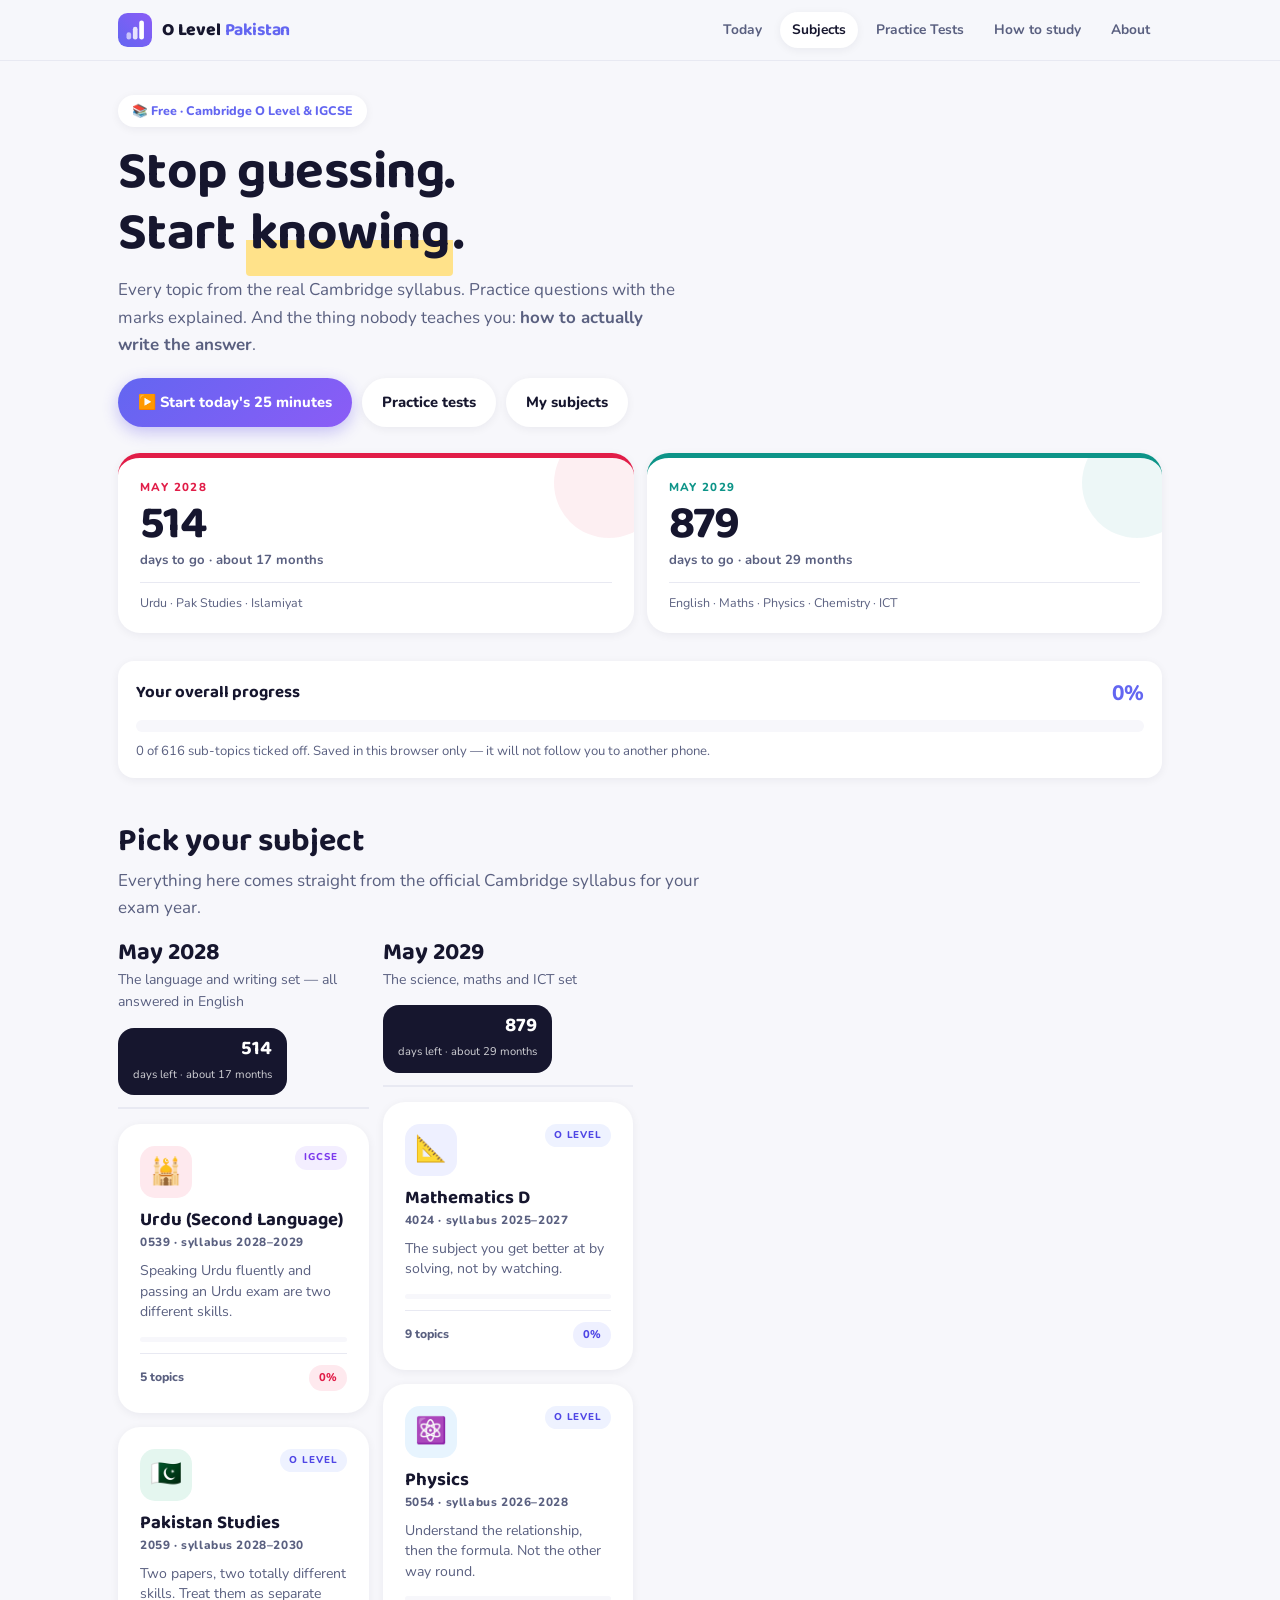
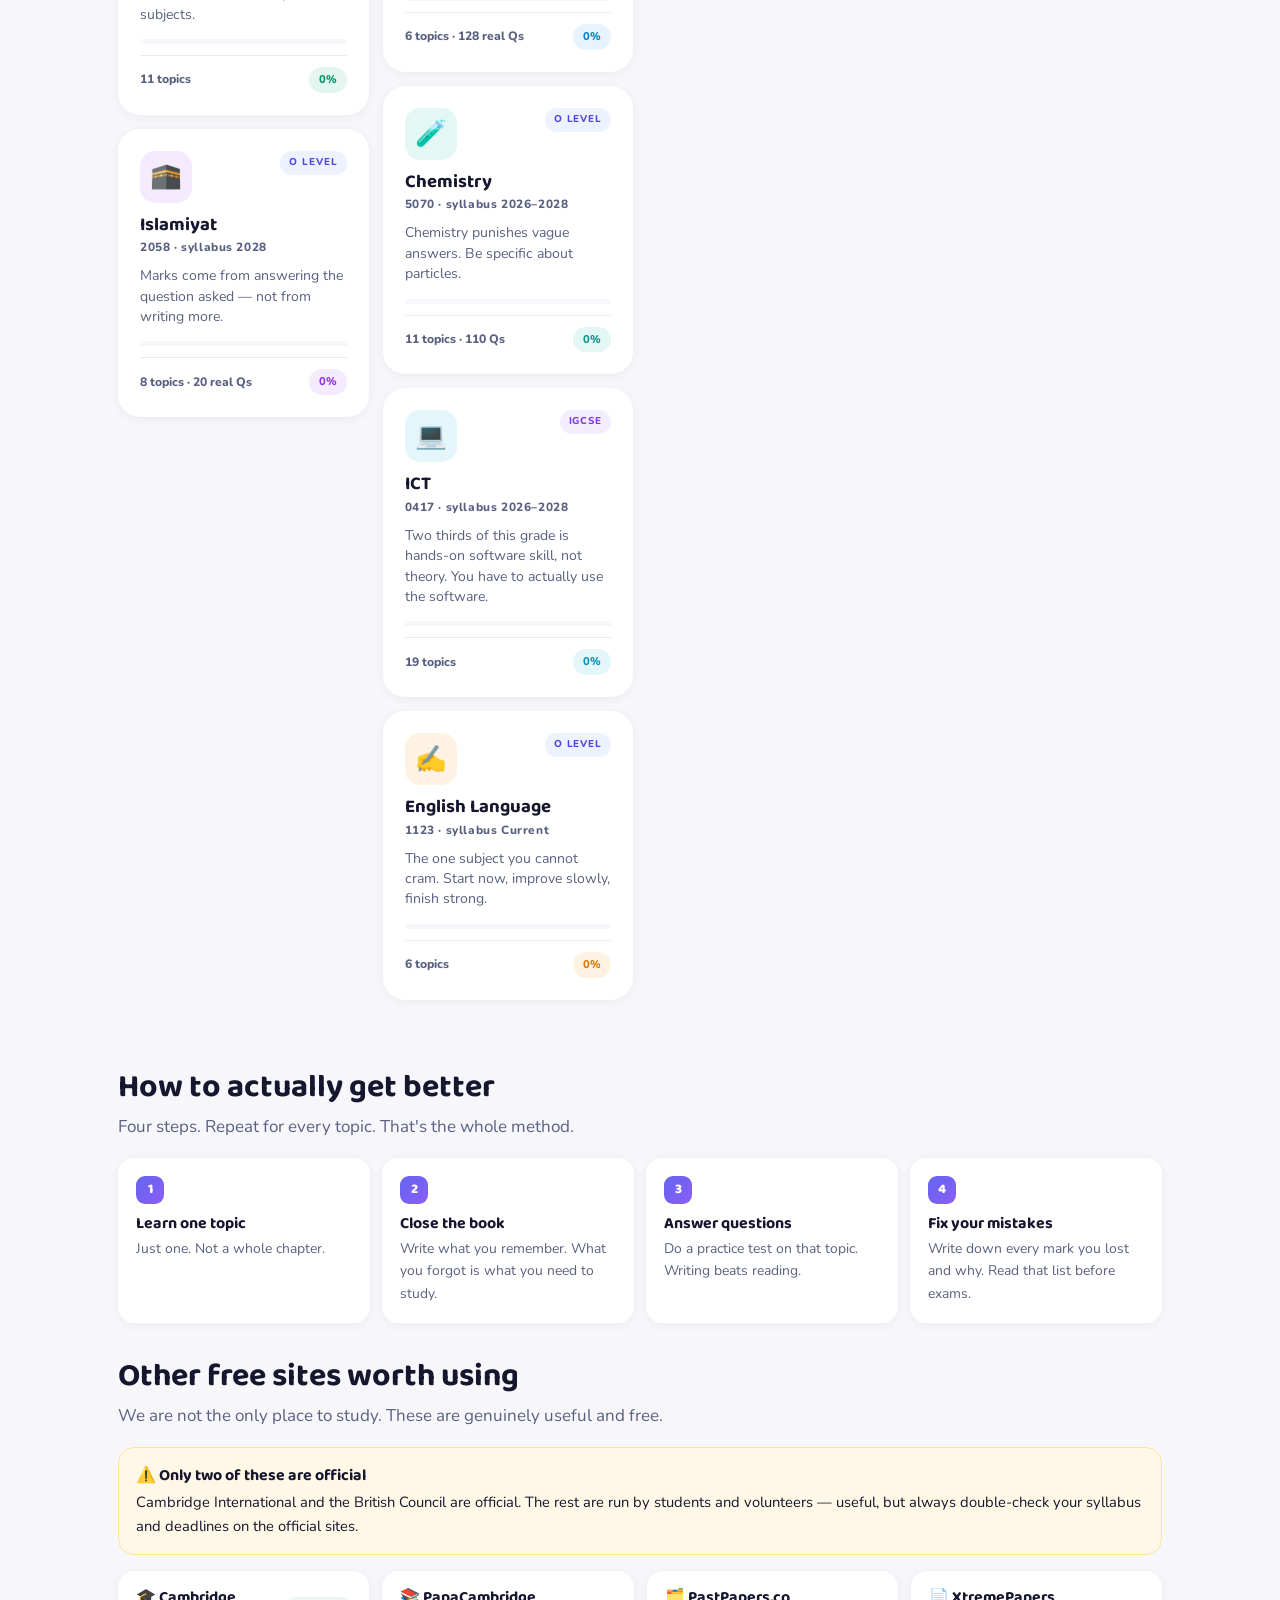
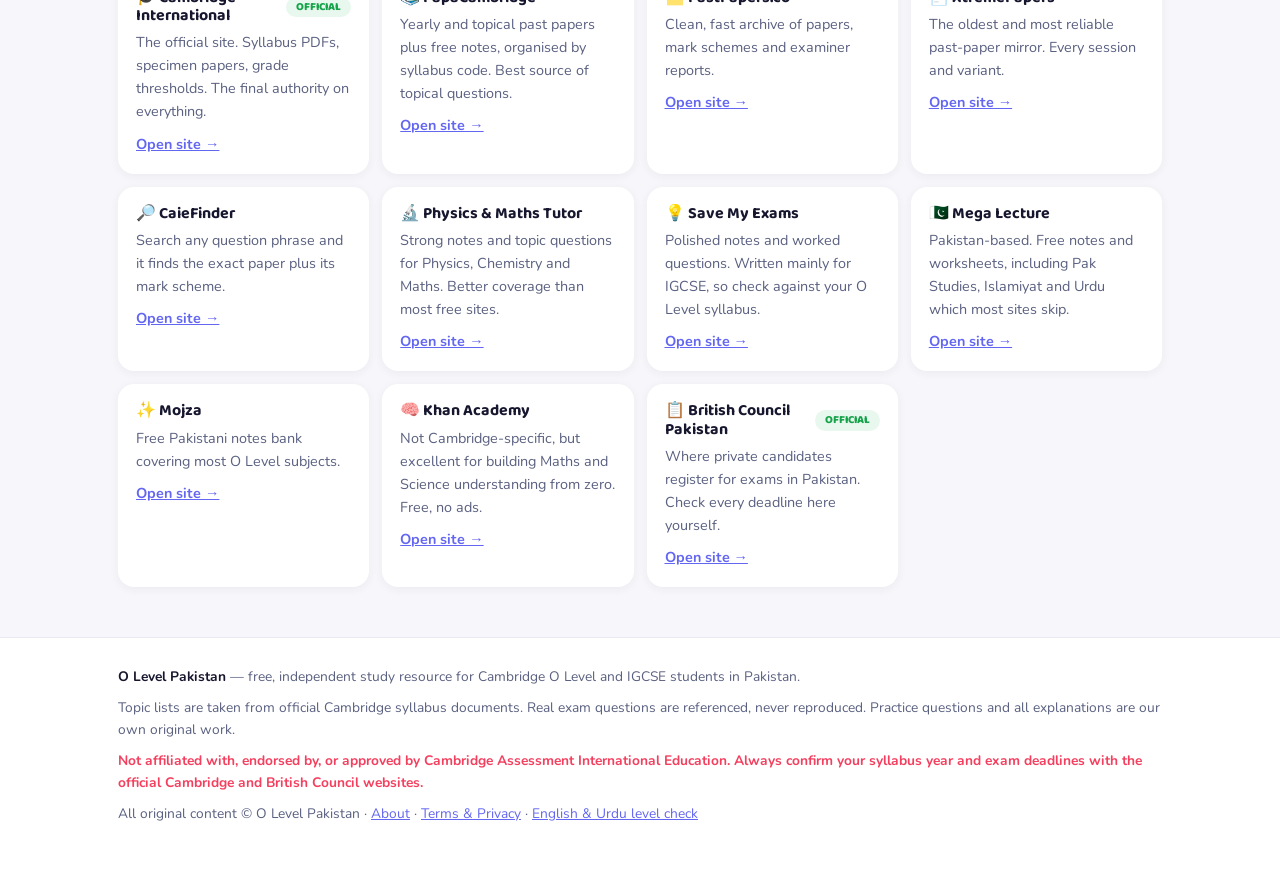
<file: index.html>
<!DOCTYPE html>
<html lang="en">
<head>
<meta charset="UTF-8">
<meta name="viewport" content="width=device-width, initial-scale=1">
<title>O Level Pakistan — Free Syllabus, Books & Past Papers</title>
<meta name="description" content="Free Cambridge O Level and IGCSE study site for Pakistani students. Every topic from the official syllabus, real past-paper questions, examiner tips, free notes and past papers.">
<link rel="preconnect" href="https://fonts.googleapis.com">
<link rel="preconnect" href="https://fonts.gstatic.com" crossorigin>
<link href="https://fonts.googleapis.com/css2?family=Baloo+2:wght@600;700;800&family=Nunito:wght@400;600;700;800&display=swap" rel="stylesheet">
<link rel="stylesheet" href="style.css?v=13">
<link rel="canonical" href="https://olevelpakistan.com/">
<meta property="og:title" content="O Level Pakistan — Free Syllabus, Past Papers &amp; Study Plan">
<meta property="og:description" content="Every topic from the official Cambridge syllabus, real past-paper questions and what examiners actually want. Free.">
<meta property="og:type" content="website">
<meta property="og:url" content="https://olevelpakistan.com/">
<meta name="theme-color" content="#5B4BE8">
<link rel="icon" href="favicon.svg" type="image/svg+xml">
<meta name="theme-color" content="#6366F1">
</head>
<body>

<header class="topbar">
  <div class="topbar-in">
    <a class="logo" href="index.html" aria-label="O Level Pakistan, home">
      <span class="logomark" aria-hidden="true"><svg viewBox="0 0 32 32" xmlns="http://www.w3.org/2000/svg"><defs><linearGradient id="olpG" x1="0" y1="1" x2="1" y2="0"><stop offset="0" stop-color="#6366F1"/><stop offset="1" stop-color="#8B5CF6"/></linearGradient></defs><rect width="32" height="32" rx="9" fill="url(#olpG)"/><rect x="8" y="18" width="4.4" height="7" rx="2.2" fill="#fff" opacity=".62"/><rect x="14" y="13" width="4.4" height="12" rx="2.2" fill="#fff" opacity=".82"/><rect x="20" y="7" width="4.4" height="18" rx="2.2" fill="#fff"/></svg></span>
      <span class="logotext"><b>O Level</b> <span class="lt-sub">Pakistan</span></span>
    </a>
    <button class="navtoggle" id="navToggle" aria-label="Open menu" aria-expanded="false" aria-controls="topnav">
      <span></span><span></span><span></span>
    </button>
    <nav class="topnav" id="topnav">
      <a href="today.html">Today</a>
      <a href="index.html">Subjects</a>
      <a href="practice.html">Practice Tests</a>
      <a href="guide.html">How to study</a>
      <a href="about.html">About</a>
    </nav>
  </div>
</header>

<div class="wrap">

  <section class="hero">
    <span class="kicker">📚 Free · Cambridge O Level &amp; IGCSE</span>
    <h1>Stop guessing.<br>Start <span class="hl">knowing</span>.</h1>
    <p class="lead">Every topic from the real Cambridge syllabus. Practice questions with the marks explained. And the thing nobody teaches you: <b>how to actually write the answer</b>.</p>
    <div class="btnrow">
      <a class="btn" href="today.html">▶️ Start today's 25 minutes</a>
      <a class="btn alt" href="practice.html">Practice tests</a>
      <a class="btn alt" href="#subjects">My subjects</a>
    </div>
    <div class="bigcount" id="bigcount"></div>
  </section>

  <div class="progwrap" id="overall"></div>




  <section class="sec" id="subjects">
    <h2>Pick your subject</h2>
    <p class="sub">Everything here comes straight from the official Cambridge syllabus for your exam year.</p>
    <div class="subjects" id="grid"></div>
  </section>

  <section class="sec">
    <h2>How to actually get better</h2>
    <p class="sub">Four steps. Repeat for every topic. That's the whole method.</p>
    <div class="steps">
      <div class="step"><h4>Learn one topic</h4><p>Just one. Not a whole chapter.</p></div>
      <div class="step"><h4>Close the book</h4><p>Write what you remember. What you forgot is what you need to study.</p></div>
      <div class="step"><h4>Answer questions</h4><p>Do a practice test on that topic. Writing beats reading.</p></div>
      <div class="step"><h4>Fix your mistakes</h4><p>Write down every mark you lost and why. Read that list before exams.</p></div>
    </div>
  </section>


  <section class="sec" id="resources">
    <h2>Other free sites worth using</h2>
    <p class="sub">We are not the only place to study. These are genuinely useful and free.</p>
    <div class="notice">
      <b>⚠️ Only two of these are official</b>
      Cambridge International and the British Council are official. The rest are run by students and volunteers — useful, but always double-check your syllabus and deadlines on the official sites.
    </div>
    <div class="cards" id="reslist"></div>
  </section>



</div>

<footer>
  <div class="wrap">
    <p><b>O Level Pakistan</b> — free, independent study resource for Cambridge O Level and IGCSE students in Pakistan.</p>
    <p>Topic lists are taken from official Cambridge syllabus documents. Real exam questions are referenced, never reproduced. Practice questions and all explanations are our own original work.</p>
    <p class="warn">Not affiliated with, endorsed by, or approved by Cambridge Assessment International Education. Always confirm your syllabus year and exam deadlines with the official Cambridge and British Council websites.</p>
    <p>All original content © O Level Pakistan · <a href="about.html">About</a> · <a href="legal.html">Terms &amp; Privacy</a> · <a href="assessment.html">English &amp; Urdu level check</a></p>
  </div>
</footer>

<script src="data.js?v=13"></script>
<script src="questions.js?v=13"></script>
<script src="realquestions.js?v=13"></script>
<script src="app.js?v=13"></script>
<script>
  renderCountdowns(document.getElementById("bigcount"));
  renderSubjectGrid(document.getElementById("grid"));
  renderOverall(document.getElementById("overall"));
  renderResources(document.getElementById("reslist"));
</script>
<script src="ui.js?v=13"></script>
</body>
</html>
</file>
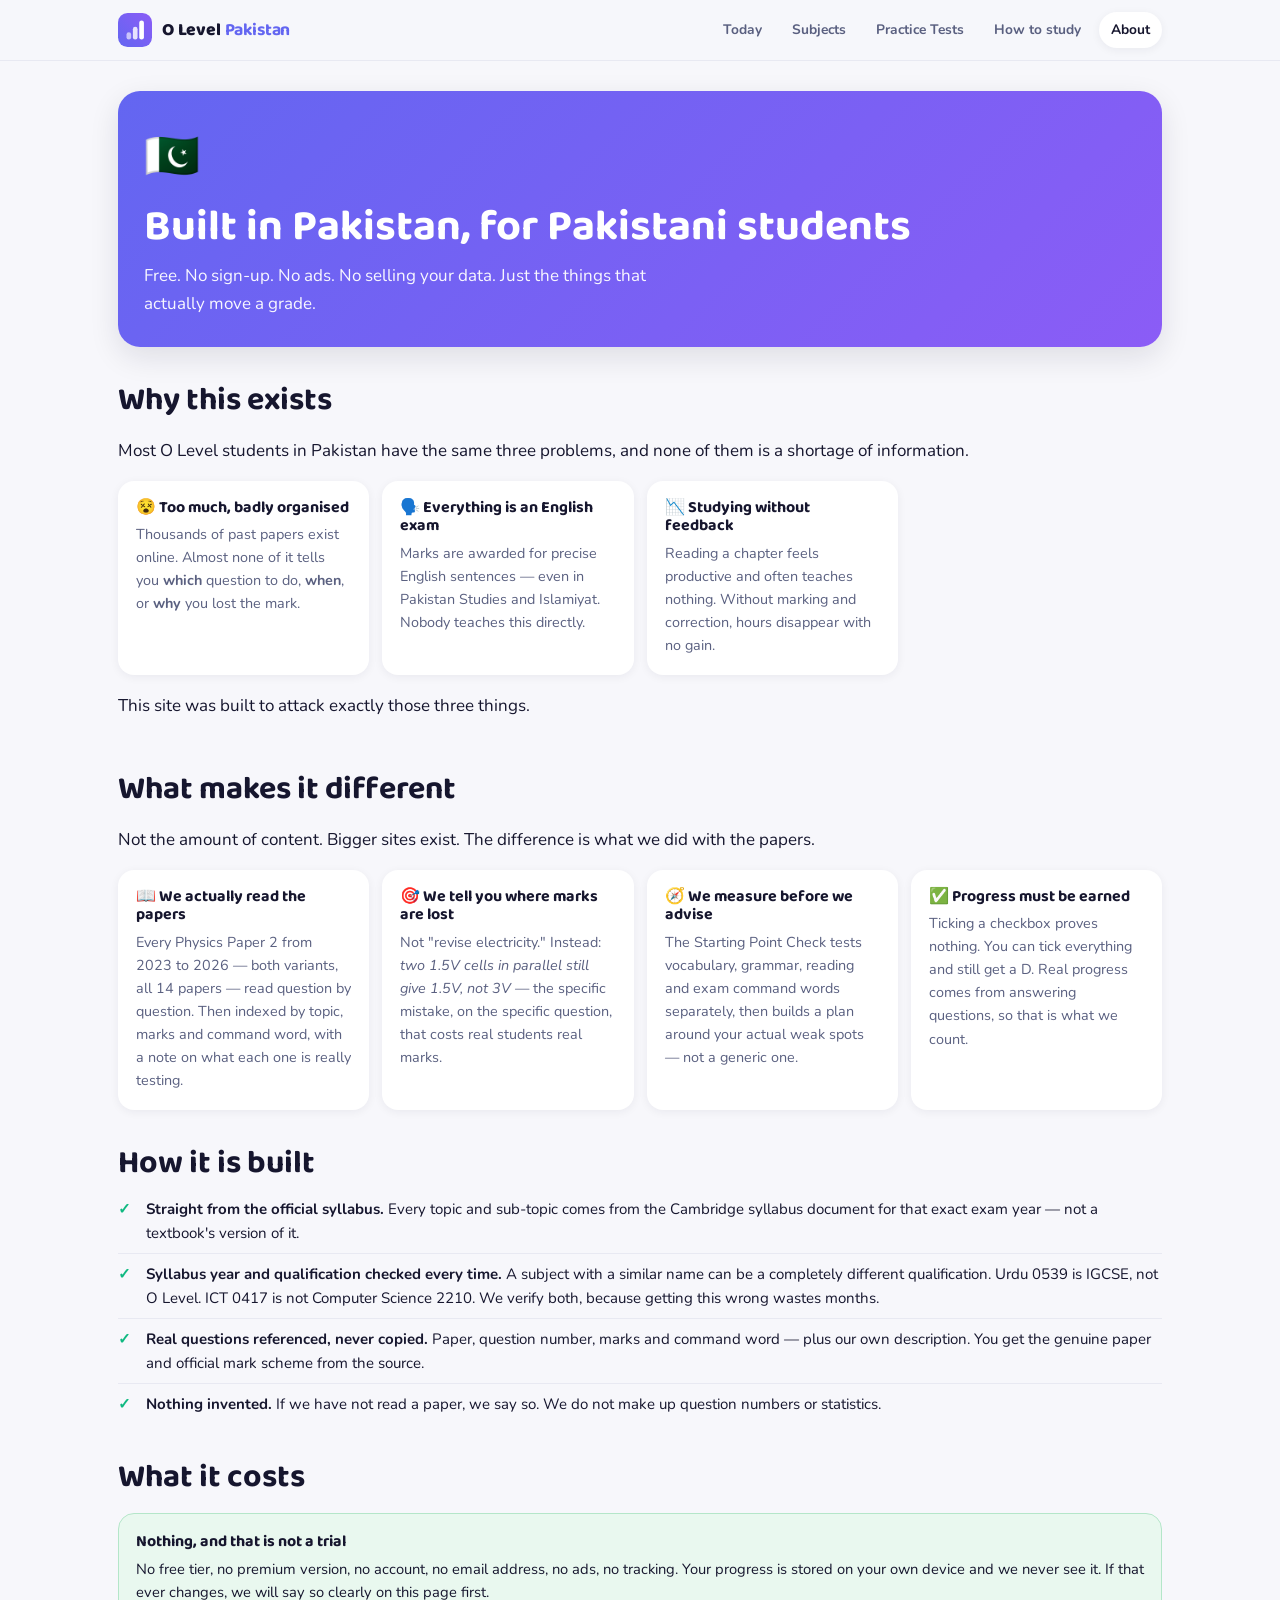
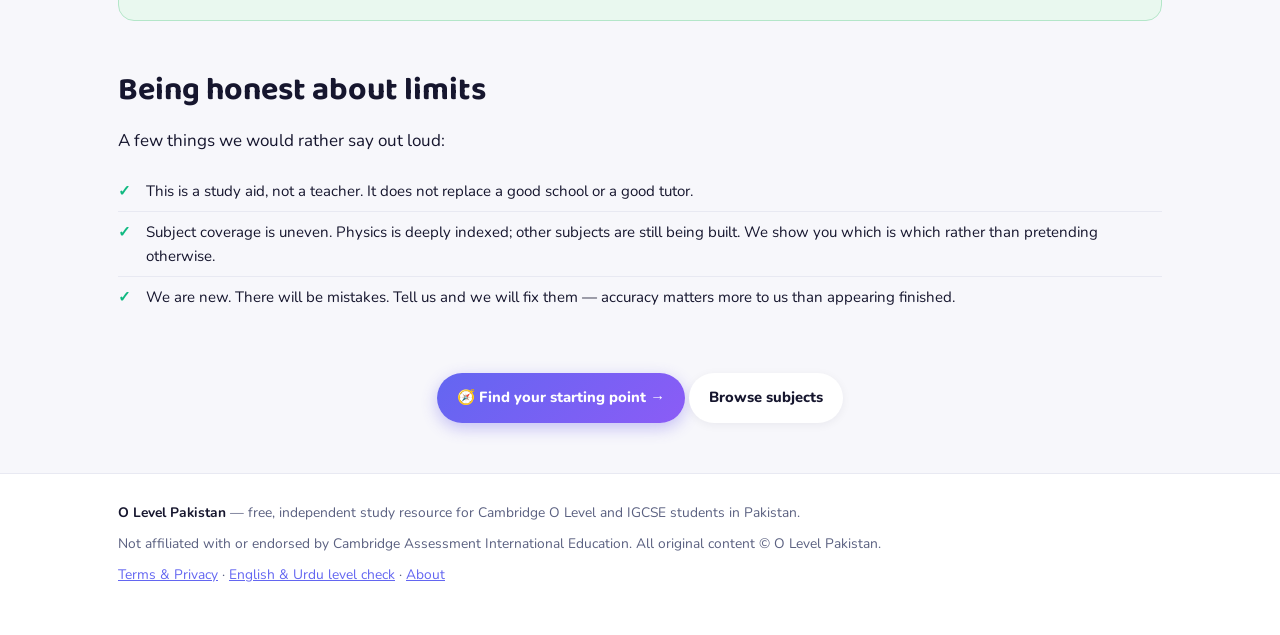
<file: about.html>
<!DOCTYPE html>
<html lang="en">
<head>
<meta charset="UTF-8">
<meta name="viewport" content="width=device-width, initial-scale=1">
<title>About — O Level Pakistan</title>
<meta name="description" content="Why O Level Pakistan exists, how it is different, and how it is built. A free, independent study resource for Cambridge students in Pakistan.">
<link rel="preconnect" href="https://fonts.googleapis.com">
<link rel="preconnect" href="https://fonts.gstatic.com" crossorigin>
<link href="https://fonts.googleapis.com/css2?family=Baloo+2:wght@600;700;800&family=Nunito:wght@400;600;700;800&display=swap" rel="stylesheet">
<link rel="stylesheet" href="style.css?v=13">
<link rel="icon" href="favicon.svg" type="image/svg+xml">
<meta name="theme-color" content="#6366F1">
</head>
<body>

<header class="topbar">
  <div class="topbar-in">
    <a class="logo" href="index.html" aria-label="O Level Pakistan, home">
      <span class="logomark" aria-hidden="true"><svg viewBox="0 0 32 32" xmlns="http://www.w3.org/2000/svg"><defs><linearGradient id="olpG" x1="0" y1="1" x2="1" y2="0"><stop offset="0" stop-color="#6366F1"/><stop offset="1" stop-color="#8B5CF6"/></linearGradient></defs><rect width="32" height="32" rx="9" fill="url(#olpG)"/><rect x="8" y="18" width="4.4" height="7" rx="2.2" fill="#fff" opacity=".62"/><rect x="14" y="13" width="4.4" height="12" rx="2.2" fill="#fff" opacity=".82"/><rect x="20" y="7" width="4.4" height="18" rx="2.2" fill="#fff"/></svg></span>
      <span class="logotext"><b>O Level</b> <span class="lt-sub">Pakistan</span></span>
    </a>
    <button class="navtoggle" id="navToggle" aria-label="Open menu" aria-expanded="false" aria-controls="topnav">
      <span></span><span></span><span></span>
    </button>
    <nav class="topnav" id="topnav">
      <a href="today.html">Today</a>
      <a href="index.html">Subjects</a>
      <a href="practice.html">Practice Tests</a>
      <a href="guide.html">How to study</a>
      <a href="about.html">About</a>
    </nav>
  </div>
</header>

<div class="wrap">

  <section class="sec">
    <div class="asshero">
      <span class="bigico">🇵🇰</span>
      <h1>Built in Pakistan, for Pakistani students</h1>
      <p>Free. No sign-up. No ads. No selling your data. Just the things that actually move a grade.</p>
    </div>
  </section>

  <section class="sec">
    <h2>Why this exists</h2>
    <p>Most O Level students in Pakistan have the same three problems, and none of them is a shortage of information.</p>
    <div class="cards">
      <div class="card"><h4>😵 Too much, badly organised</h4><p>Thousands of past papers exist online. Almost none of it tells you <b>which</b> question to do, <b>when</b>, or <b>why</b> you lost the mark.</p></div>
      <div class="card"><h4>🗣️ Everything is an English exam</h4><p>Marks are awarded for precise English sentences — even in Pakistan Studies and Islamiyat. Nobody teaches this directly.</p></div>
      <div class="card"><h4>📉 Studying without feedback</h4><p>Reading a chapter feels productive and often teaches nothing. Without marking and correction, hours disappear with no gain.</p></div>
    </div>
    <p>This site was built to attack exactly those three things.</p>
  </section>

  <section class="sec">
    <h2>What makes it different</h2>
    <p>Not the amount of content. Bigger sites exist. The difference is what we did with the papers.</p>
    <div class="cards">
      <div class="card">
        <h4>📖 We actually read the papers</h4>
        <p>Every Physics Paper 2 from 2023 to 2026 — both variants, all 14 papers — read question by question. Then indexed by topic, marks and command word, with a note on what each one is really testing.</p>
      </div>
      <div class="card">
        <h4>🎯 We tell you where marks are lost</h4>
        <p>Not "revise electricity." Instead: <i>two 1.5V cells in parallel still give 1.5V, not 3V</i> — the specific mistake, on the specific question, that costs real students real marks.</p>
      </div>
      <div class="card">
        <h4>🧭 We measure before we advise</h4>
        <p>The Starting Point Check tests vocabulary, grammar, reading and exam command words separately, then builds a plan around your actual weak spots — not a generic one.</p>
      </div>
      <div class="card">
        <h4>✅ Progress must be earned</h4>
        <p>Ticking a checkbox proves nothing. You can tick everything and still get a D. Real progress comes from answering questions, so that is what we count.</p>
      </div>
    </div>
  </section>

  <section class="sec">
    <h2>How it is built</h2>
    <ul class="ticks">
      <li><b>Straight from the official syllabus.</b> Every topic and sub-topic comes from the Cambridge syllabus document for that exact exam year — not a textbook's version of it.</li>
      <li><b>Syllabus year and qualification checked every time.</b> A subject with a similar name can be a completely different qualification. Urdu 0539 is IGCSE, not O Level. ICT 0417 is not Computer Science 2210. We verify both, because getting this wrong wastes months.</li>
      <li><b>Real questions referenced, never copied.</b> Paper, question number, marks and command word — plus our own description. You get the genuine paper and official mark scheme from the source.</li>
      <li><b>Nothing invented.</b> If we have not read a paper, we say so. We do not make up question numbers or statistics.</li>
    </ul>
  </section>

  <section class="sec">
    <h2>What it costs</h2>
    <div class="notice green">
      <b>Nothing, and that is not a trial</b>
      No free tier, no premium version, no account, no email address, no ads, no tracking. Your progress is stored on your own device and we never see it. If that ever changes, we will say so clearly on this page first.
    </div>
  </section>

  <section class="sec">
    <h2>Being honest about limits</h2>
    <p>A few things we would rather say out loud:</p>
    <ul class="ticks">
      <li>This is a study aid, not a teacher. It does not replace a good school or a good tutor.</li>
      <li>Subject coverage is uneven. Physics is deeply indexed; other subjects are still being built. We show you which is which rather than pretending otherwise.</li>
      <li>We are new. There will be mistakes. Tell us and we will fix them — accuracy matters more to us than appearing finished.</li>
    </ul>
  </section>

  <section class="sec">
    <div class="center mt">
      <a class="btn" href="assessment.html">🧭 Find your starting point →</a>
      <a class="btn alt" href="index.html">Browse subjects</a>
    </div>
  </section>

</div>

<footer>
  <div class="wrap">
    <p><b>O Level Pakistan</b> — free, independent study resource for Cambridge O Level and IGCSE students in Pakistan.</p>
    <p>Not affiliated with or endorsed by Cambridge Assessment International Education. All original content © O Level Pakistan.</p>
    <p><a href="legal.html">Terms &amp; Privacy</a> · <a href="assessment.html">English &amp; Urdu level check</a> · <a href="about.html">About</a></p>
  </div>
</footer>

<script src="ui.js?v=13"></script>
</body>
</html>
</file>
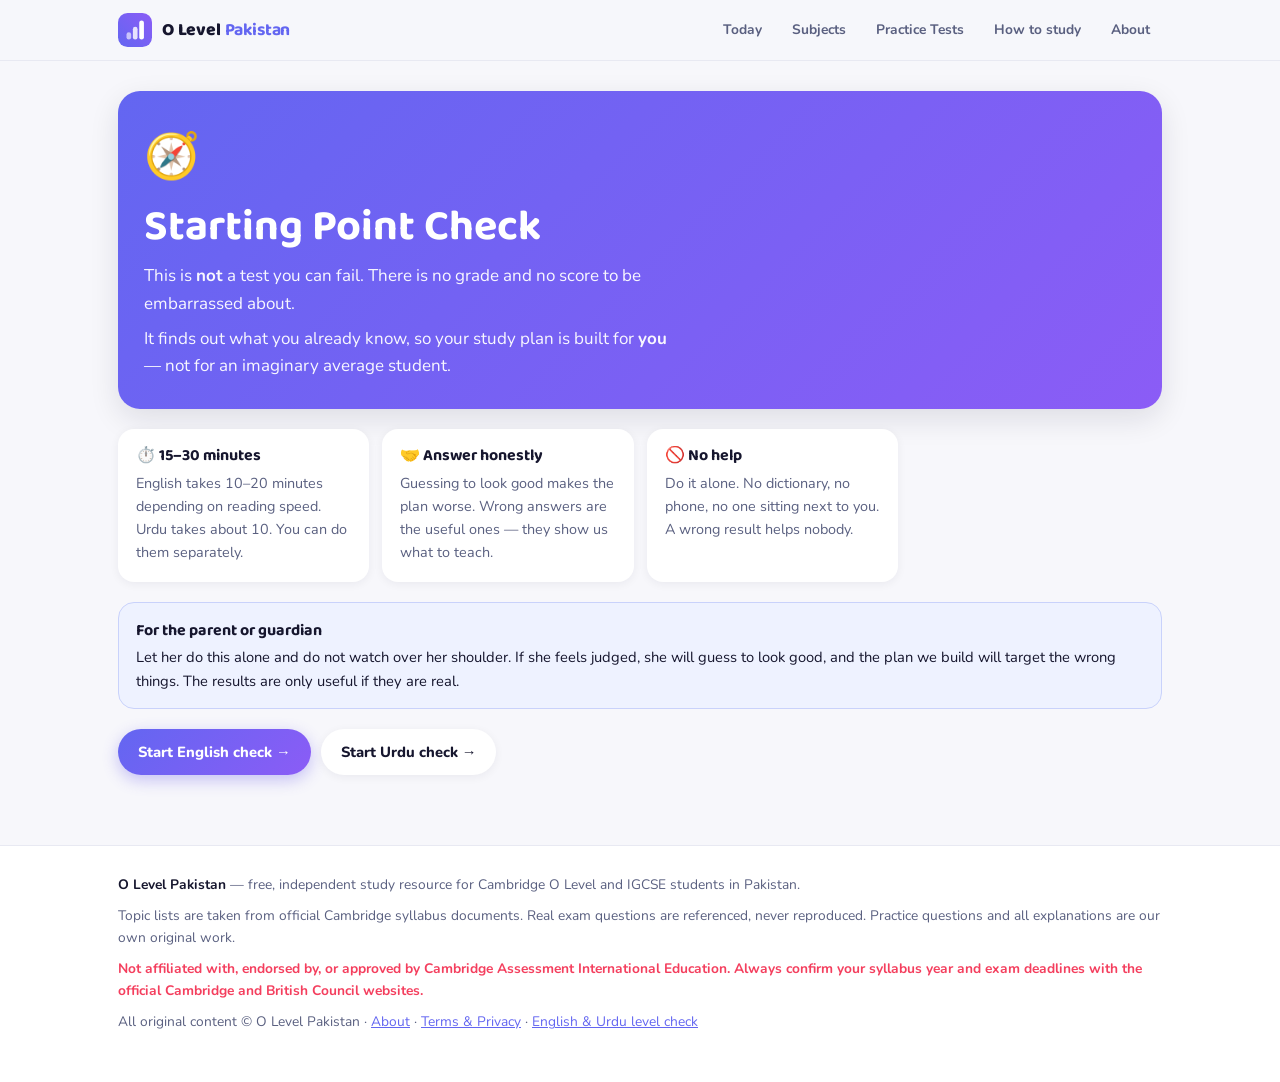
<file: assessment.html>
<!DOCTYPE html>
<html lang="en">
<head>
<meta charset="UTF-8">
<meta name="viewport" content="width=device-width, initial-scale=1">
<title>Starting Point Check — O Level Pakistan</title>
<link rel="preconnect" href="https://fonts.googleapis.com">
<link rel="preconnect" href="https://fonts.gstatic.com" crossorigin>
<link href="https://fonts.googleapis.com/css2?family=Baloo+2:wght@600;700;800&family=Nunito:wght@400;600;700;800&family=Noto+Nastaliq+Urdu:wght@400;600&display=swap" rel="stylesheet">
<link rel="stylesheet" href="style.css?v=13">
<link rel="icon" href="favicon.svg" type="image/svg+xml">
<meta name="theme-color" content="#6366F1">
</head>
<body>

<header class="topbar">
  <div class="topbar-in">
    <a class="logo" href="index.html" aria-label="O Level Pakistan, home">
      <span class="logomark" aria-hidden="true"><svg viewBox="0 0 32 32" xmlns="http://www.w3.org/2000/svg"><defs><linearGradient id="olpG" x1="0" y1="1" x2="1" y2="0"><stop offset="0" stop-color="#6366F1"/><stop offset="1" stop-color="#8B5CF6"/></linearGradient></defs><rect width="32" height="32" rx="9" fill="url(#olpG)"/><rect x="8" y="18" width="4.4" height="7" rx="2.2" fill="#fff" opacity=".62"/><rect x="14" y="13" width="4.4" height="12" rx="2.2" fill="#fff" opacity=".82"/><rect x="20" y="7" width="4.4" height="18" rx="2.2" fill="#fff"/></svg></span>
      <span class="logotext"><b>O Level</b> <span class="lt-sub">Pakistan</span></span>
    </a>
    <button class="navtoggle" id="navToggle" aria-label="Open menu" aria-expanded="false" aria-controls="topnav">
      <span></span><span></span><span></span>
    </button>
    <nav class="topnav" id="topnav">
      <a href="today.html">Today</a>
      <a href="index.html">Subjects</a>
      <a href="practice.html">Practice Tests</a>
      <a href="guide.html">How to study</a>
      <a href="about.html">About</a>
    </nav>
  </div>
</header>

<div class="wrap">

<!-- ========== SCREEN 1: WELCOME ========== -->
<section id="welcome" class="sec">
  <div class="asshero">
    <span class="bigico">🧭</span>
    <h1>Starting Point Check</h1>
    <p>This is <b>not</b> a test you can fail. There is no grade and no score to be embarrassed about.</p>
    <p>It finds out what you already know, so your study plan is built for <b>you</b> — not for an imaginary average student.</p>
  </div>

  <div class="cards mt">
    <div class="card"><h4>⏱️ 15–30 minutes</h4><p>English takes 10–20 minutes depending on reading speed. Urdu takes about 10. You can do them separately.</p></div>
    <div class="card"><h4>🤝 Answer honestly</h4><p>Guessing to look good makes the plan worse. Wrong answers are the useful ones — they show us what to teach.</p></div>
    <div class="card"><h4>🚫 No help</h4><p>Do it alone. No dictionary, no phone, no one sitting next to you. A wrong result helps nobody.</p></div>
  </div>

  <div class="notice blue mt">
    <b>For the parent or guardian</b>
    Let her do this alone and do not watch over her shoulder. If she feels judged, she will guess to look good, and the plan we build will target the wrong things. The results are only useful if they are real.
  </div>

  <div class="btnrow mt">
    <button class="btn" id="startEng">Start English check →</button>
    <button class="btn alt" id="startUrdu">Start Urdu check →</button>
  </div>
  <div id="prevResults" class="mt"></div>
</section>

<!-- ========== SCREEN 2: SCRIPT CHOICE (URDU) ========== -->
<section id="scriptChoice" class="sec" hidden>
  <h2>How would you like to read the Urdu?</h2>
  <p class="sub">Both are fine. Choose whichever feels easier — this itself tells us something useful.</p>
  <div class="cards">
    <button class="card choicecard" id="pickScript">
      <h4>اردو رسم الخط</h4>
      <p style="font-family:'Noto Nastaliq Urdu',serif;font-size:1.1rem;line-height:2">میں اسکول جاتی ہوں۔</p>
      <p>Proper Urdu script</p>
    </button>
    <button class="card choicecard" id="pickRoman">
      <h4>Roman Urdu</h4>
      <p style="font-size:1.05rem">Main school jaati hoon.</p>
      <p>Urdu written in English letters</p>
    </button>
  </div>
</section>

<!-- ========== SCREEN 3: QUESTIONS ========== -->
<section id="quiz" class="sec" hidden>
  <div class="qprogress">
    <div class="qptop">
      <span id="qlabel">Question 1 of 30</span>
      <span id="qsection">Vocabulary</span>
    </div>
    <div class="track"><div class="fill" id="qfill" style="background:linear-gradient(90deg,var(--brand),var(--brand-2))"></div></div>
  </div>

  <div id="passageBox" class="passagebox" hidden></div>

  <div class="qbig" id="qtext"></div>
  <div class="opts" id="opts"></div>

  <div class="btnrow mt">
    <button class="btn alt" id="skipBtn">I don't know — skip</button>
  </div>
  <p class="hint mt">Answer honestly. Skipping is better than guessing.</p>
</section>

<!-- ========== SCREEN 4: WRITING ========== -->
<section id="writing" class="sec" hidden>
  <h2>Last part — a short piece of writing</h2>
  <div class="notice green">
    <b id="writePrompt"></b>
    <span id="writeHint"></span>
  </div>
  <p class="hint">Take your time here — a rushed answer makes the writing score meaningless. Two or three minutes minimum.</p>
  <textarea id="writeBox" class="writebox" placeholder="Start writing here..."></textarea>
  <div class="writestats" id="writeStats">0 words · 0 sentences</div>
  <div class="btnrow mt">
    <button class="btn" id="finishBtn">Finish and see my results →</button>
  </div>
</section>

<!-- ========== SCREEN 5: RESULTS ========== -->
<section id="results" class="sec" hidden></section>

</div>

<footer>
  <div class="wrap">
    <p><b>O Level Pakistan</b> — free, independent study resource for Cambridge O Level and IGCSE students in Pakistan.</p>
    <p>Topic lists are taken from official Cambridge syllabus documents. Real exam questions are referenced, never reproduced. Practice questions and all explanations are our own original work.</p>
    <p class="warn">Not affiliated with, endorsed by, or approved by Cambridge Assessment International Education. Always confirm your syllabus year and exam deadlines with the official Cambridge and British Council websites.</p>
    <p>All original content © O Level Pakistan · <a href="about.html">About</a> · <a href="legal.html">Terms &amp; Privacy</a> · <a href="assessment.html">English &amp; Urdu level check</a></p>
  </div>
</footer>

<script src="assess.js?v=13"></script>
<script>
(function(){
  let mode = null;        /* "english" | "urdu" */
  let script = "roman";   /* urdu script preference */
  let items = [];
  let idx = 0;
  let answers = [];

  const $ = id => document.getElementById(id);
  const show = id => { ["welcome","scriptChoice","quiz","writing","results"].forEach(s => $(s).hidden = (s !== id)); window.scrollTo({top:0,behavior:"smooth"}); };

  /* ---------- previous results ---------- */
  function renderPrev(){
    const e = loadResult("english"), u = loadResult("urdu");
    if(!e && !u){ $("prevResults").innerHTML=""; return; }
    let h = '<div class="notice"><b>Previous results found</b>';
    if(e) h += 'English: level ' + e.level + ' (' + LEVELS[e.level].name + ') · taken ' + e.date + '<br>';
    if(u) h += 'Urdu: level ' + u.level + ' (' + LEVELS[u.level].name + ') · taken ' + u.date + '<br>';
    h += '<button class="btn alt" style="margin-top:10px" id="viewPrev">View full report</button> ';
    h += '<button class="btn alt" style="margin-top:10px" id="clearPrev">Clear and start again</button></div>';
    $("prevResults").innerHTML = h;
    $("viewPrev").onclick = () => renderResults(loadResult("english"), loadResult("urdu"));
    $("clearPrev").onclick = () => {
      if(!confirm("Delete previous results?")) return;
      try{ localStorage.removeItem("assess:english"); localStorage.removeItem("assess:urdu"); }catch(err){}
      renderPrev();
    };
  }
  renderPrev();

  /* ---------- start ---------- */
  $("startEng").onclick = () => { mode="english"; items=ENGLISH_ITEMS; idx=0; answers=[]; show("quiz"); paint(); };
  $("startUrdu").onclick = () => { mode="urdu"; show("scriptChoice"); };
  $("pickScript").onclick = () => { script="script"; beginUrdu(); };
  $("pickRoman").onclick  = () => { script="roman";  beginUrdu(); };
  function beginUrdu(){ items=URDU_ITEMS; idx=0; answers=[]; show("quiz"); paint(); }

  /* ---------- paint a question ---------- */
  function paint(){
    const it = items[idx];
    $("qlabel").textContent = "Question " + (idx+1) + " of " + items.length;
    $("qsection").textContent = it.skill;
    $("qfill").style.width = ((idx)/items.length*100) + "%";

    /* passage */
    const pb = $("passageBox");
    if (mode==="english" && it.passage) {
      const p = ENGLISH_PASSAGES[it.passage];
      pb.hidden = false;
      pb.innerHTML = '<div class="plabel">' + p.title + ' — read this first</div><div class="ptext">' + p.text + '</div>';
    } else if (mode==="urdu" && it.passage) {
      pb.hidden = false;
      pb.innerHTML = '<div class="plabel">عبارت / Passage</div><div class="ptext ' +
        (script==="script"?"urdu":"") + '">' + URDU_PASSAGE[script] + '</div>';
    } else { pb.hidden = true; }

    const qhtml = (mode==="urdu") ? it.q[script] : it.q;
    $("qtext").innerHTML = qhtml;
    $("qtext").className = "qbig" + (mode==="urdu" && script==="script" ? " urdu" : "");

    const opts = (mode==="urdu") ? it.opts[script] : it.opts;
    $("opts").innerHTML = opts.map((o,i) =>
      '<button class="opt' + (mode==="urdu"&&script==="script"?" urdu":"") + '" data-i="' + i + '">' +
      '<span class="optletter">' + "ABCD"[i] + '</span><span>' + o + '</span></button>').join("");

    $("opts").querySelectorAll(".opt").forEach(b => {
      b.onclick = () => {
        b.classList.add("chosen");
        setTimeout(() => next(parseInt(b.dataset.i,10)), 180);
      };
    });
  }

  $("skipBtn").onclick = () => next(-1);

  function next(ans){
    answers[idx] = ans;
    idx++;
    if (idx < items.length) { paint(); }
    else {
      /* writing task */
      const w = (mode==="english") ? ENGLISH_WRITING : URDU_WRITING[script];
      $("writePrompt").innerHTML = w.prompt;
      $("writeHint").innerHTML = "<br>" + w.hint;
      $("writeBox").value = "";
      $("writeBox").className = "writebox" + (mode==="urdu" && script==="script" ? " urdu" : "");
      $("writeStats").textContent = "0 words · 0 sentences";
      show("writing");
    }
  }

  /* ---------- writing live stats ---------- */
  $("writeBox").addEventListener("input", () => {
    const m = analyseWriting($("writeBox").value);
    $("writeStats").textContent = m ? (m.words + " words · " + m.sentences + " sentences") : "0 words · 0 sentences";
  });

  /* ---------- finish ---------- */
  $("finishBtn").onclick = () => {
    const sc = scoreItems(items, answers);
    sc.writing = analyseWriting($("writeBox").value);
    sc.writingText = $("writeBox").value;
    sc.date = new Date().toLocaleDateString();
    if (mode==="urdu") sc.script = script;
    saveResult(mode, sc);
    renderResults(loadResult("english"), loadResult("urdu"));
  };

  /* ---------- results ---------- */
  function renderResults(eng, urd){
    const el = $("results");
    let h = "";

    const main = eng || urd;
    const L = LEVELS[main.level];
    h += '<div class="asshero" style="background:linear-gradient(135deg,' + L.colour + ',' + shadeHex(L.colour,-25) + ')">' +
         '<span class="bigico">📊</span><h1>Starting Point Report</h1>' +
         '<p>Done. Nothing here is a judgement — it is a map of where to begin.</p></div>';

    [["english","English",eng],["urdu","Urdu",urd]].forEach(([key,label,r]) => {
      if(!r) return;
      const lv = LEVELS[r.level];
      h += '<div class="reportcard" style="border-top:6px solid ' + lv.colour + '">';
      h += '<div class="rchead"><div><h3>' + label + '</h3><span class="rcdate">Taken ' + r.date + '</span></div>' +
           '<div class="rclevel" style="background:' + lv.tint + ';color:' + lv.colour + '">Level ' + r.level + ' · ' + lv.name + '</div></div>';
      h += '<p class="rcwhat">' + lv.what + '</p>';
      h += '<div class="rcscore"><b>' + r.correct + ' / ' + r.total + '</b> correct (' + r.pct + '%)</div>';

      /* skill bars */
      h += '<div class="bars">';
      Object.entries(r.bySkill).forEach(([sk,v]) => {
        const p = v.t ? Math.round(v.c/v.t*100) : 0;
        const col = p>=70?"#16A34A":p>=45?"#D97706":"#E11D48";
        h += '<div class="bar"><div class="barlabel"><span>' + sk + '</span><span>' + v.c + '/' + v.t + '</span></div>' +
             '<div class="track"><div class="fill" style="width:' + p + '%;background:' + col + '"></div></div></div>';
      });
      h += '</div>';

      /* difficulty ladder */
      h += '<div class="ladder2"><div class="l2title">How far up the ladder she got</div>';
      for(let i=1;i<=5;i++){
        const b=r.byLevel[i]; if(!b.t) continue;
        const p=Math.round(b.c/b.t*100);
        const passed = p>=60;
        h += '<div class="l2row ' + (passed?"pass":"fail") + '"><span class="l2n">Level ' + i + '</span>' +
             '<span class="l2name">' + LEVELS[i].name + '</span>' +
             '<span class="l2score">' + b.c + '/' + b.t + '</span>' +
             '<span class="l2tick">' + (passed?"✓":"—") + '</span></div>';
      }
      h += '</div>';

      /* writing */
      if(r.writing){
        h += '<div class="writeblock"><div class="l2title">Writing sample</div><div class="wstats">';
        [["Words",r.writing.words],["Sentences",r.writing.sentences],
         ["Avg sentence",r.writing.avgSentence+" words"],["Word variety",r.writing.variety+"%"]].forEach(([k,v])=>{
          h += '<div class="wstat"><b>' + v + '</b><span>' + k + '</span></div>';
        });
        h += '</div><ul class="wverdict">';
        writingVerdict(r.writing).forEach(([tone,msg]) => {
          h += '<li class="' + tone + '">' + msg + '</li>';
        });
        h += '</ul>';
        if(r.writingText){
          h += '<details class="wsample"><summary>Read what she wrote</summary><div class="wtext' +
               (key==="urdu"&&r.script==="script"?" urdu":"") + '">' +
               r.writingText.replace(/</g,"&lt;").replace(/\n/g,"<br>") + '</div></details>';
        }
        h += '</div>';
      }
      h += '</div>';
    });

    /* the plan */
    const plan = buildPlan(eng, urd);
    if(plan.length){
      h += '<h2 class="planh">What to actually do about it</h2>';
      h += '<p class="sub">Generated from the results above. Start at the top — the list is in priority order.</p>';
      h += '<div class="plan">';
      plan.forEach((p,i) => {
        h += '<div class="plancard"><div class="planicon">' + p.icon + '</div>' +
             '<div><h4>' + (i+1) + '. ' + p.title + '</h4>' +
             '<p class="planwhy"><b>Why:</b> ' + p.why + '</p>' +
             '<p class="planhow"><b>How:</b> ' + p.how + '</p></div></div>';
      });
      h += '</div>';
    }

    /* missing test nudge */
    if(!eng || !urd){
      h += '<div class="notice mt"><b>One half is missing</b>The picture is much clearer with both. ' +
           'Take the ' + (!eng?"English":"Urdu") + ' check too — it takes about ' + (!eng?"20":"10") + ' minutes.</div>';
    }

    h += '<div class="btnrow mt">' +
         '<a class="btn" href="index.html">Go to my subjects →</a>' +
         '<button class="btn alt" id="retake">Take a check again</button>' +
         '<button class="btn alt" id="printBtn">Print / save as PDF</button></div>';

    el.innerHTML = h;
    show("results");
    $("retake").onclick = () => { show("welcome"); renderPrev(); };
    $("printBtn").onclick = () => window.print();
  }

  function shadeHex(hex, amt){
    const n = parseInt(hex.slice(1),16);
    let r=(n>>16)+amt, g=((n>>8)&0xff)+amt, b=(n&0xff)+amt;
    r=Math.max(0,Math.min(255,r)); g=Math.max(0,Math.min(255,g)); b=Math.max(0,Math.min(255,b));
    return "#"+((1<<24)+(r<<16)+(g<<8)+b).toString(16).slice(1);
  }
})();
</script>
<script src="ui.js?v=13"></script>
</body>
</html>
</file>
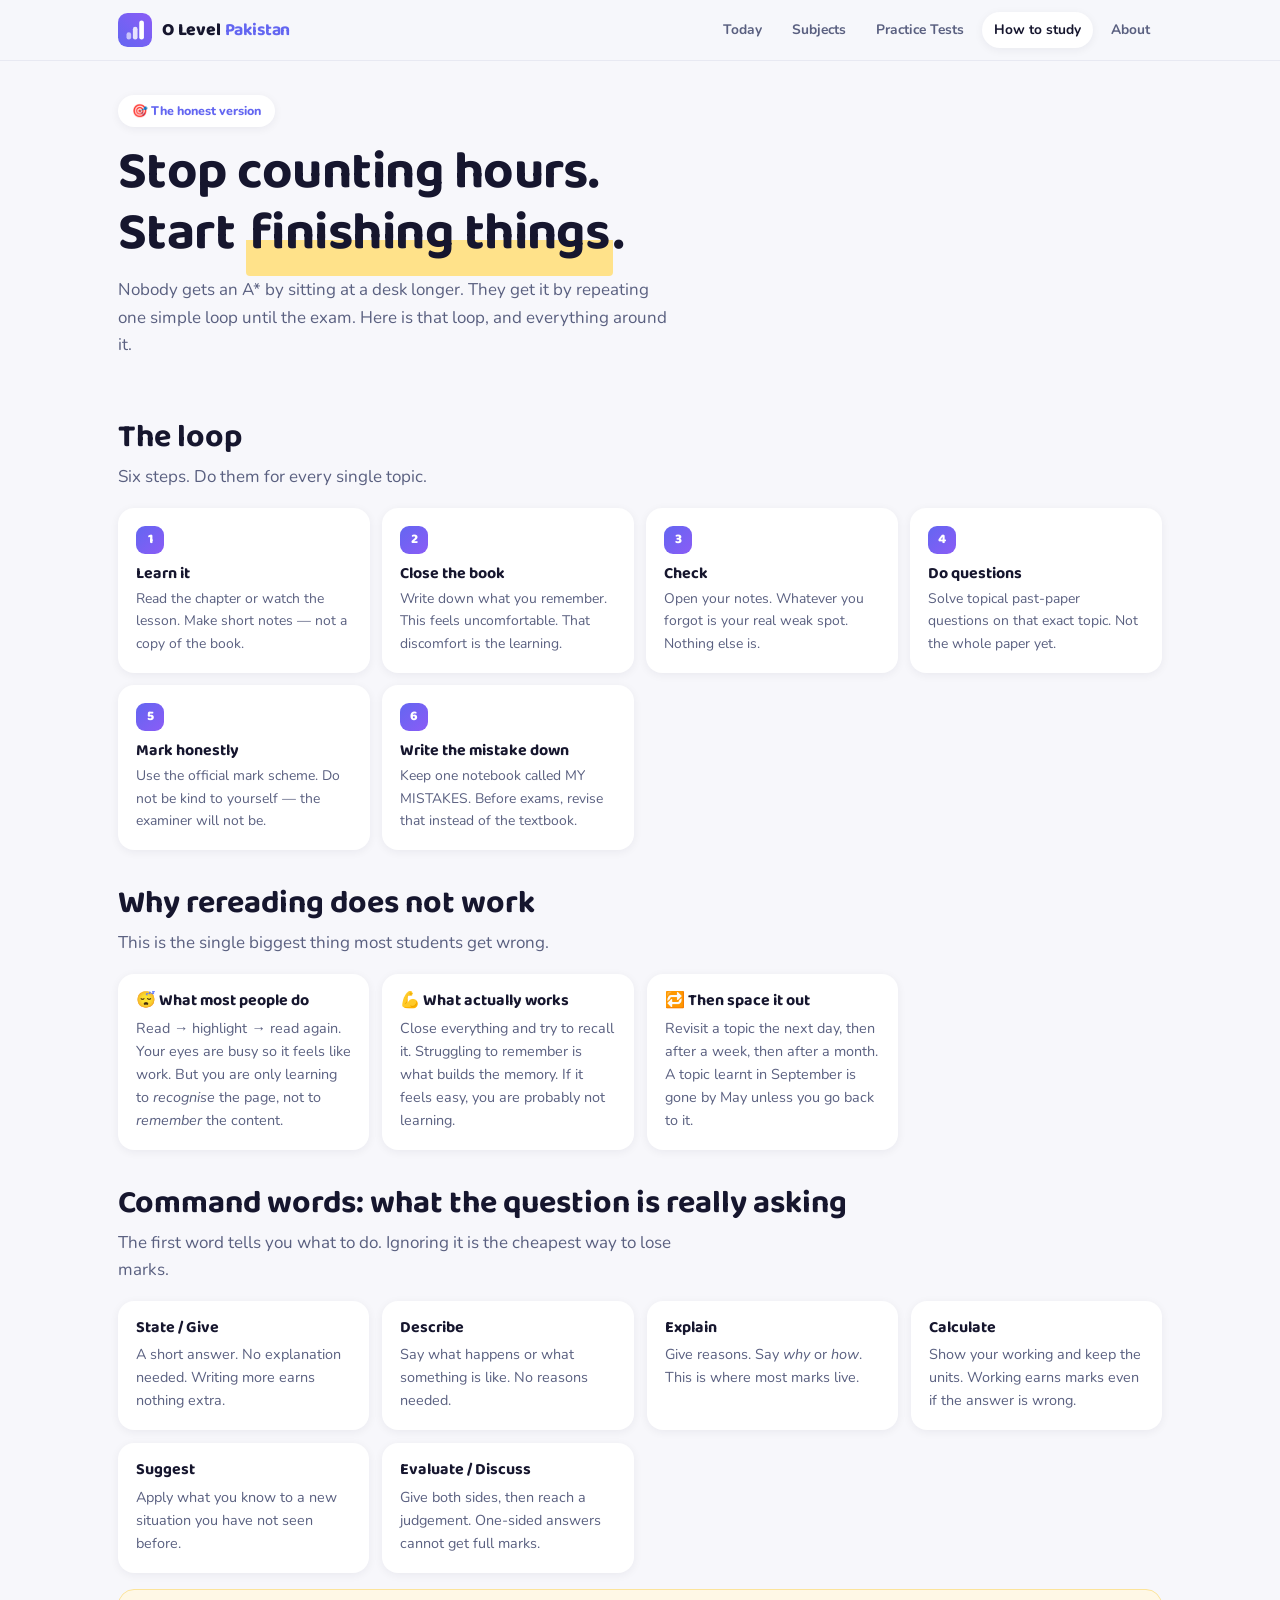
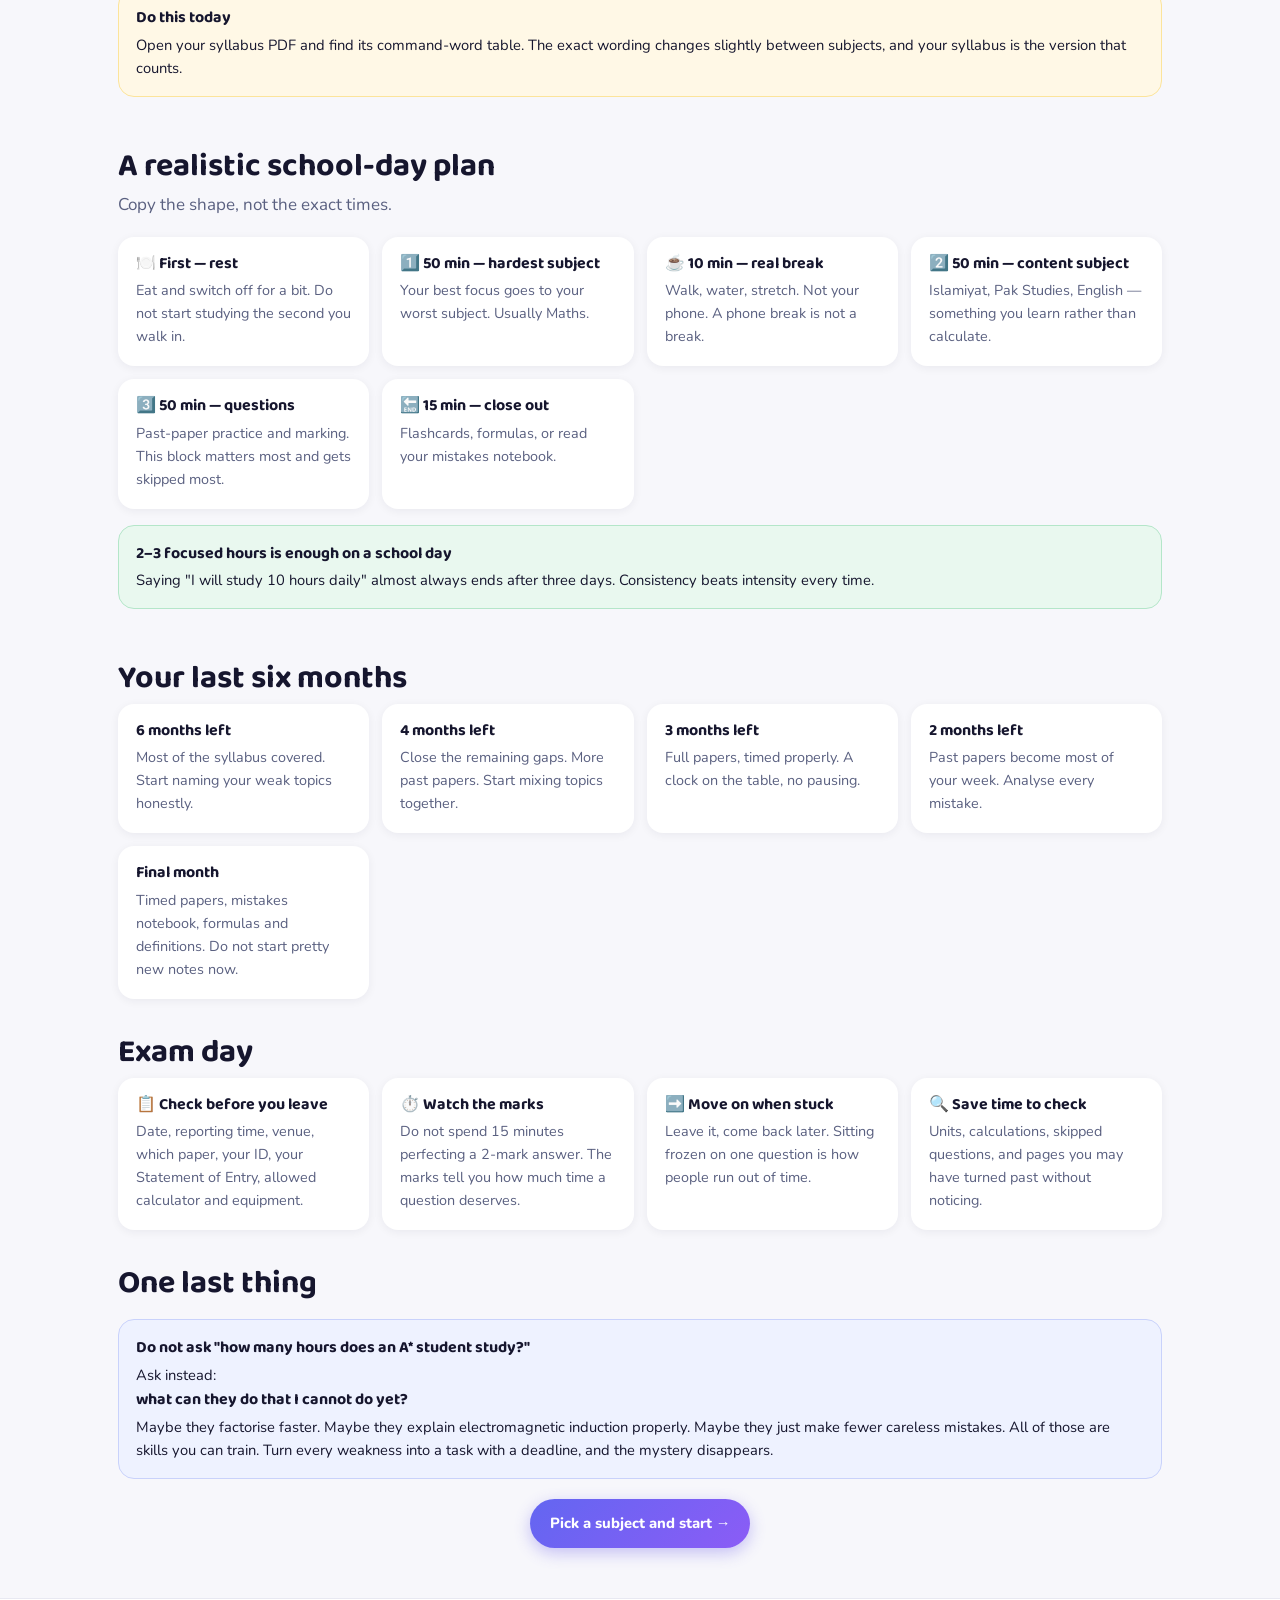
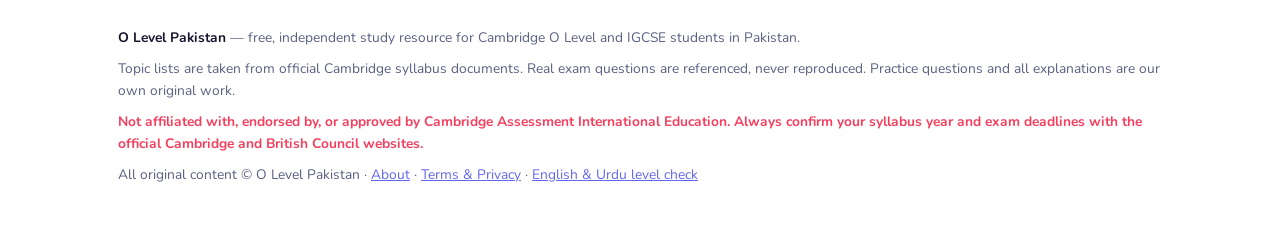
<file: guide.html>
<!DOCTYPE html>
<html lang="en">
<head>
<meta charset="UTF-8">
<meta name="viewport" content="width=device-width, initial-scale=1">
<title>How to Study — O Level Pakistan</title>
<meta name="description" content="A simple, honest guide to preparing for Cambridge O Levels: the study loop, past papers, mark schemes, timetables and exam day.">
<link rel="preconnect" href="https://fonts.googleapis.com">
<link rel="preconnect" href="https://fonts.gstatic.com" crossorigin>
<link href="https://fonts.googleapis.com/css2?family=Baloo+2:wght@600;700;800&family=Nunito:wght@400;600;700;800&display=swap" rel="stylesheet">
<link rel="stylesheet" href="style.css?v=13">
<link rel="icon" href="favicon.svg" type="image/svg+xml">
<meta name="theme-color" content="#6366F1">
</head>
<body>

<header class="topbar">
  <div class="topbar-in">
    <a class="logo" href="index.html" aria-label="O Level Pakistan, home">
      <span class="logomark" aria-hidden="true"><svg viewBox="0 0 32 32" xmlns="http://www.w3.org/2000/svg"><defs><linearGradient id="olpG" x1="0" y1="1" x2="1" y2="0"><stop offset="0" stop-color="#6366F1"/><stop offset="1" stop-color="#8B5CF6"/></linearGradient></defs><rect width="32" height="32" rx="9" fill="url(#olpG)"/><rect x="8" y="18" width="4.4" height="7" rx="2.2" fill="#fff" opacity=".62"/><rect x="14" y="13" width="4.4" height="12" rx="2.2" fill="#fff" opacity=".82"/><rect x="20" y="7" width="4.4" height="18" rx="2.2" fill="#fff"/></svg></span>
      <span class="logotext"><b>O Level</b> <span class="lt-sub">Pakistan</span></span>
    </a>
    <button class="navtoggle" id="navToggle" aria-label="Open menu" aria-expanded="false" aria-controls="topnav">
      <span></span><span></span><span></span>
    </button>
    <nav class="topnav" id="topnav">
      <a href="today.html">Today</a>
      <a href="index.html">Subjects</a>
      <a href="practice.html">Practice Tests</a>
      <a href="guide.html">How to study</a>
      <a href="about.html">About</a>
    </nav>
  </div>
</header>

<div class="wrap">

  <section class="hero">
    <span class="kicker">🎯 The honest version</span>
    <h1>Stop counting hours.<br>Start <span class="hl">finishing things</span>.</h1>
    <p class="lead">Nobody gets an A* by sitting at a desk longer. They get it by repeating one simple loop until the exam. Here is that loop, and everything around it.</p>
  </section>

  <section class="sec">
    <h2>The loop</h2>
    <p class="sub">Six steps. Do them for every single topic.</p>
    <div class="steps">
      <div class="step"><h4>Learn it</h4><p>Read the chapter or watch the lesson. Make short notes — not a copy of the book.</p></div>
      <div class="step"><h4>Close the book</h4><p>Write down what you remember. This feels uncomfortable. That discomfort is the learning.</p></div>
      <div class="step"><h4>Check</h4><p>Open your notes. Whatever you forgot is your real weak spot. Nothing else is.</p></div>
      <div class="step"><h4>Do questions</h4><p>Solve topical past-paper questions on that exact topic. Not the whole paper yet.</p></div>
      <div class="step"><h4>Mark honestly</h4><p>Use the official mark scheme. Do not be kind to yourself — the examiner will not be.</p></div>
      <div class="step"><h4>Write the mistake down</h4><p>Keep one notebook called MY MISTAKES. Before exams, revise that instead of the textbook.</p></div>
    </div>
  </section>

  <section class="sec">
    <h2>Why rereading does not work</h2>
    <p class="sub">This is the single biggest thing most students get wrong.</p>
    <div class="cards">
      <div class="card">
        <h4>😴 What most people do</h4>
        <p>Read → highlight → read again. Your eyes are busy so it feels like work. But you are only learning to <em>recognise</em> the page, not to <em>remember</em> the content.</p>
      </div>
      <div class="card">
        <h4>💪 What actually works</h4>
        <p>Close everything and try to recall it. Struggling to remember is what builds the memory. If it feels easy, you are probably not learning.</p>
      </div>
      <div class="card">
        <h4>🔁 Then space it out</h4>
        <p>Revisit a topic the next day, then after a week, then after a month. A topic learnt in September is gone by May unless you go back to it.</p>
      </div>
    </div>
  </section>

  <section class="sec">
    <h2>Command words: what the question is really asking</h2>
    <p class="sub">The first word tells you what to do. Ignoring it is the cheapest way to lose marks.</p>
    <div class="cards">
      <div class="card"><h4>State / Give</h4><p>A short answer. No explanation needed. Writing more earns nothing extra.</p></div>
      <div class="card"><h4>Describe</h4><p>Say what happens or what something is like. No reasons needed.</p></div>
      <div class="card"><h4>Explain</h4><p>Give reasons. Say <em>why</em> or <em>how</em>. This is where most marks live.</p></div>
      <div class="card"><h4>Calculate</h4><p>Show your working and keep the units. Working earns marks even if the answer is wrong.</p></div>
      <div class="card"><h4>Suggest</h4><p>Apply what you know to a new situation you have not seen before.</p></div>
      <div class="card"><h4>Evaluate / Discuss</h4><p>Give both sides, then reach a judgement. One-sided answers cannot get full marks.</p></div>
    </div>
    <div class="notice">
      <b>Do this today</b>
      Open your syllabus PDF and find its command-word table. The exact wording changes slightly between subjects, and your syllabus is the version that counts.
    </div>
  </section>

  <section class="sec">
    <h2>A realistic school-day plan</h2>
    <p class="sub">Copy the shape, not the exact times.</p>
    <div class="cards">
      <div class="card"><h4>🍽️ First — rest</h4><p>Eat and switch off for a bit. Do not start studying the second you walk in.</p></div>
      <div class="card"><h4>1️⃣ 50 min — hardest subject</h4><p>Your best focus goes to your worst subject. Usually Maths.</p></div>
      <div class="card"><h4>☕ 10 min — real break</h4><p>Walk, water, stretch. Not your phone. A phone break is not a break.</p></div>
      <div class="card"><h4>2️⃣ 50 min — content subject</h4><p>Islamiyat, Pak Studies, English — something you learn rather than calculate.</p></div>
      <div class="card"><h4>3️⃣ 50 min — questions</h4><p>Past-paper practice and marking. This block matters most and gets skipped most.</p></div>
      <div class="card"><h4>🔚 15 min — close out</h4><p>Flashcards, formulas, or read your mistakes notebook.</p></div>
    </div>
    <div class="notice green">
      <b>2–3 focused hours is enough on a school day</b>
      Saying "I will study 10 hours daily" almost always ends after three days. Consistency beats intensity every time.
    </div>
  </section>

  <section class="sec">
    <h2>Your last six months</h2>
    <div class="cards">
      <div class="card"><h4>6 months left</h4><p>Most of the syllabus covered. Start naming your weak topics honestly.</p></div>
      <div class="card"><h4>4 months left</h4><p>Close the remaining gaps. More past papers. Start mixing topics together.</p></div>
      <div class="card"><h4>3 months left</h4><p>Full papers, timed properly. A clock on the table, no pausing.</p></div>
      <div class="card"><h4>2 months left</h4><p>Past papers become most of your week. Analyse every mistake.</p></div>
      <div class="card"><h4>Final month</h4><p>Timed papers, mistakes notebook, formulas and definitions. Do not start pretty new notes now.</p></div>
    </div>
  </section>

  <section class="sec">
    <h2>Exam day</h2>
    <div class="cards">
      <div class="card">
        <h4>📋 Check before you leave</h4>
        <p>Date, reporting time, venue, which paper, your ID, your Statement of Entry, allowed calculator and equipment.</p>
      </div>
      <div class="card">
        <h4>⏱️ Watch the marks</h4>
        <p>Do not spend 15 minutes perfecting a 2-mark answer. The marks tell you how much time a question deserves.</p>
      </div>
      <div class="card">
        <h4>➡️ Move on when stuck</h4>
        <p>Leave it, come back later. Sitting frozen on one question is how people run out of time.</p>
      </div>
      <div class="card">
        <h4>🔍 Save time to check</h4>
        <p>Units, calculations, skipped questions, and pages you may have turned past without noticing.</p>
      </div>
    </div>
  </section>

  <section class="sec">
    <h2>One last thing</h2>
    <div class="notice blue">
      <b>Do not ask "how many hours does an A* student study?"</b>
      Ask instead: <b>what can they do that I cannot do yet?</b> Maybe they factorise faster. Maybe they explain electromagnetic induction properly. Maybe they just make fewer careless mistakes. All of those are skills you can train. Turn every weakness into a task with a deadline, and the mystery disappears.
    </div>
    <div class="center mt">
      <a class="btn" href="index.html#subjects">Pick a subject and start →</a>
    </div>
  </section>

</div>

<footer>
  <div class="wrap">
    <p><b>O Level Pakistan</b> — free, independent study resource for Cambridge O Level and IGCSE students in Pakistan.</p>
    <p>Topic lists are taken from official Cambridge syllabus documents. Real exam questions are referenced, never reproduced. Practice questions and all explanations are our own original work.</p>
    <p class="warn">Not affiliated with, endorsed by, or approved by Cambridge Assessment International Education. Always confirm your syllabus year and exam deadlines with the official Cambridge and British Council websites.</p>
    <p>All original content © O Level Pakistan · <a href="about.html">About</a> · <a href="legal.html">Terms &amp; Privacy</a> · <a href="assessment.html">English &amp; Urdu level check</a></p>
  </div>
</footer>

<script src="ui.js?v=13"></script>
</body>
</html>
</file>
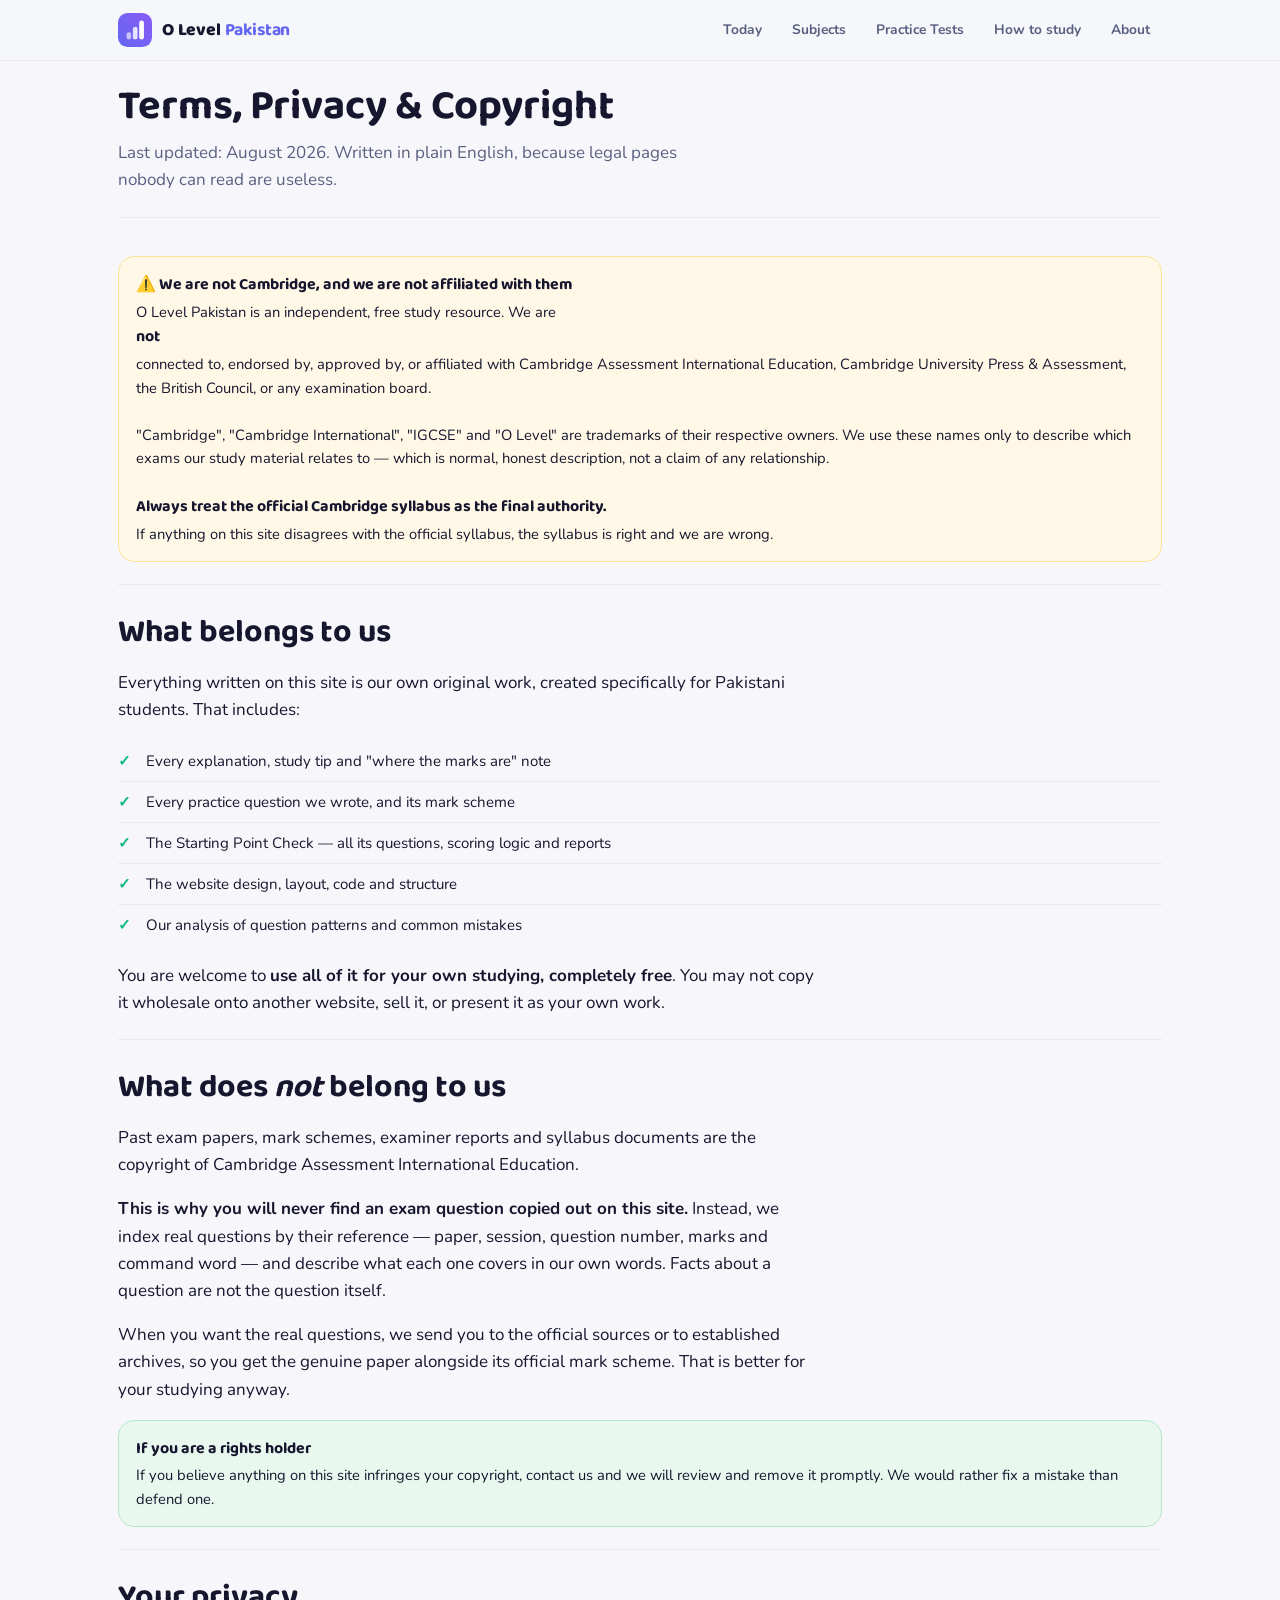
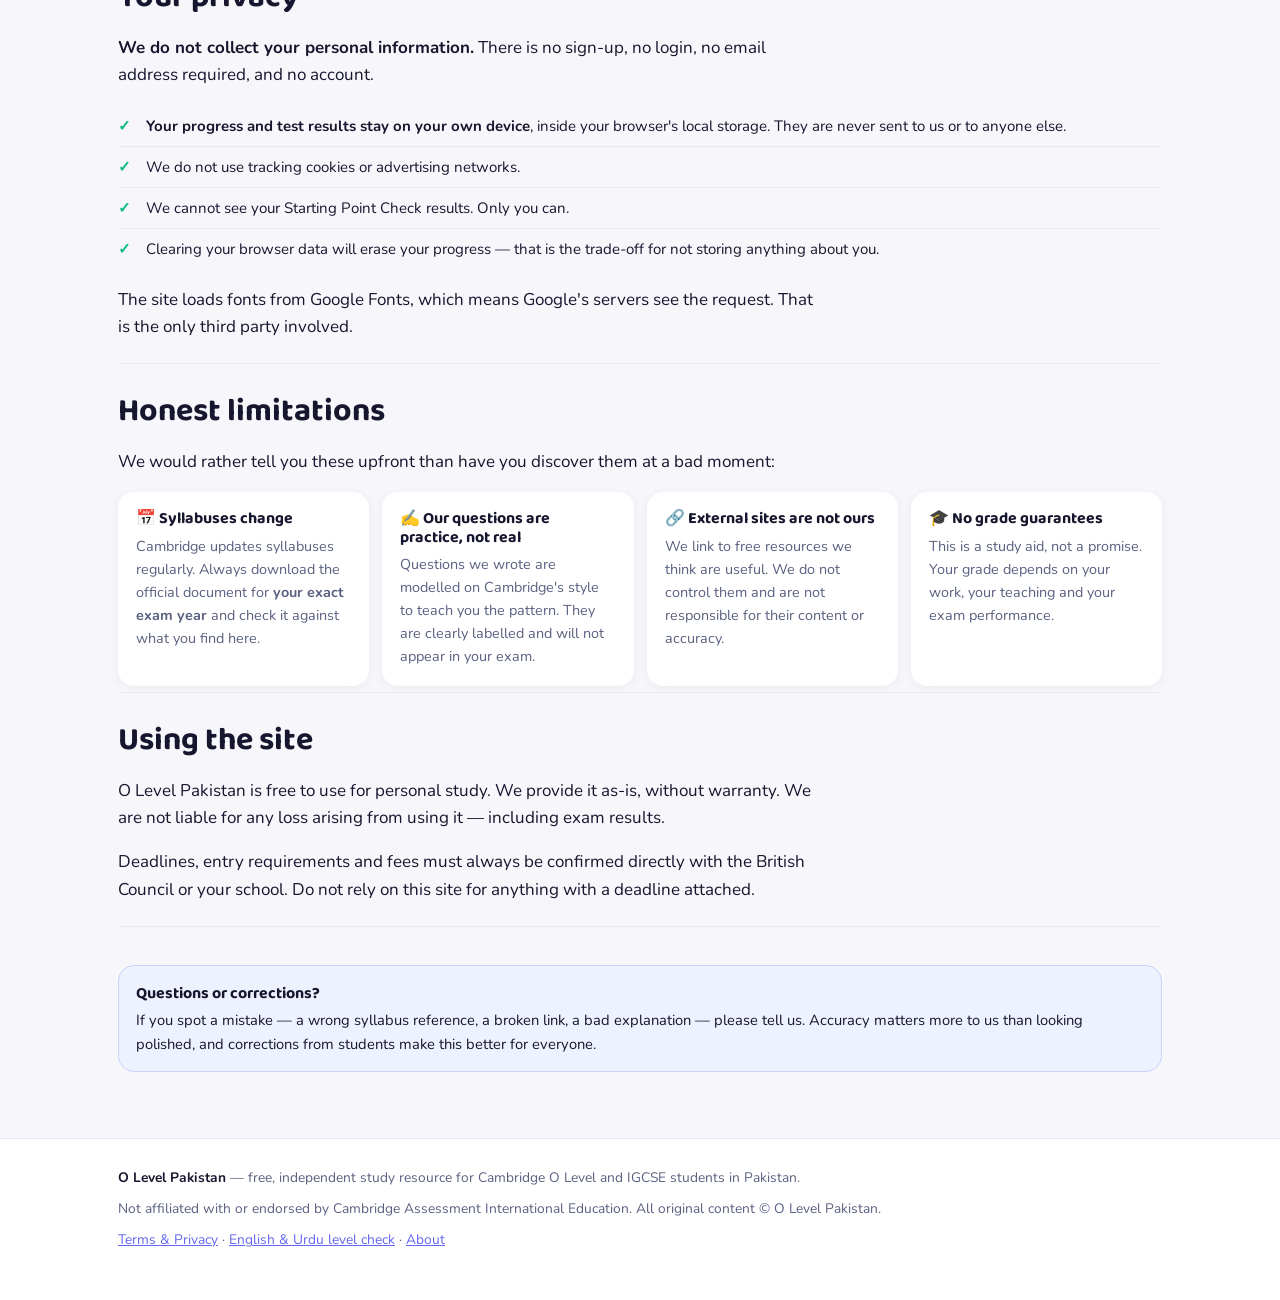
<file: legal.html>
<!DOCTYPE html>
<html lang="en">
<head>
<meta charset="UTF-8">
<meta name="viewport" content="width=device-width, initial-scale=1">
<title>Terms, Privacy &amp; Copyright — O Level Pakistan</title>
<meta name="description" content="Terms of use, privacy policy and copyright information for O Level Pakistan.">
<link rel="preconnect" href="https://fonts.googleapis.com">
<link rel="preconnect" href="https://fonts.gstatic.com" crossorigin>
<link href="https://fonts.googleapis.com/css2?family=Baloo+2:wght@600;700;800&family=Nunito:wght@400;600;700;800&display=swap" rel="stylesheet">
<link rel="stylesheet" href="style.css?v=13">
<link rel="icon" href="favicon.svg" type="image/svg+xml">
<meta name="theme-color" content="#6366F1">
</head>
<body>

<header class="topbar">
  <div class="topbar-in">
    <a class="logo" href="index.html" aria-label="O Level Pakistan, home">
      <span class="logomark" aria-hidden="true"><svg viewBox="0 0 32 32" xmlns="http://www.w3.org/2000/svg"><defs><linearGradient id="olpG" x1="0" y1="1" x2="1" y2="0"><stop offset="0" stop-color="#6366F1"/><stop offset="1" stop-color="#8B5CF6"/></linearGradient></defs><rect width="32" height="32" rx="9" fill="url(#olpG)"/><rect x="8" y="18" width="4.4" height="7" rx="2.2" fill="#fff" opacity=".62"/><rect x="14" y="13" width="4.4" height="12" rx="2.2" fill="#fff" opacity=".82"/><rect x="20" y="7" width="4.4" height="18" rx="2.2" fill="#fff"/></svg></span>
      <span class="logotext"><b>O Level</b> <span class="lt-sub">Pakistan</span></span>
    </a>
    <button class="navtoggle" id="navToggle" aria-label="Open menu" aria-expanded="false" aria-controls="topnav">
      <span></span><span></span><span></span>
    </button>
    <nav class="topnav" id="topnav">
      <a href="today.html">Today</a>
      <a href="index.html">Subjects</a>
      <a href="practice.html">Practice Tests</a>
      <a href="guide.html">How to study</a>
      <a href="about.html">About</a>
    </nav>
  </div>
</header>

<div class="wrap legalpage">

  <section class="sec">
    <h1 class="legalh1">Terms, Privacy &amp; Copyright</h1>
    <p class="sub">Last updated: August 2026. Written in plain English, because legal pages nobody can read are useless.</p>
  </section>

  <section class="sec" id="independence">
    <div class="notice">
      <b>⚠️ We are not Cambridge, and we are not affiliated with them</b>
      O Level Pakistan is an independent, free study resource. We are <b>not</b> connected to, endorsed by, approved by, or affiliated with Cambridge Assessment International Education, Cambridge University Press &amp; Assessment, the British Council, or any examination board.
      <br><br>
      "Cambridge", "Cambridge International", "IGCSE" and "O Level" are trademarks of their respective owners. We use these names only to describe which exams our study material relates to — which is normal, honest description, not a claim of any relationship.
      <br><br>
      <b>Always treat the official Cambridge syllabus as the final authority.</b> If anything on this site disagrees with the official syllabus, the syllabus is right and we are wrong.
    </div>
  </section>

  <section class="sec">
    <h2>What belongs to us</h2>
    <p>Everything written on this site is our own original work, created specifically for Pakistani students. That includes:</p>
    <ul class="ticks">
      <li>Every explanation, study tip and "where the marks are" note</li>
      <li>Every practice question we wrote, and its mark scheme</li>
      <li>The Starting Point Check — all its questions, scoring logic and reports</li>
      <li>The website design, layout, code and structure</li>
      <li>Our analysis of question patterns and common mistakes</li>
    </ul>
    <p>You are welcome to <b>use all of it for your own studying, completely free</b>. You may not copy it wholesale onto another website, sell it, or present it as your own work.</p>
  </section>

  <section class="sec">
    <h2>What does <em>not</em> belong to us</h2>
    <p>Past exam papers, mark schemes, examiner reports and syllabus documents are the copyright of Cambridge Assessment International Education.</p>
    <p><b>This is why you will never find an exam question copied out on this site.</b> Instead, we index real questions by their reference — paper, session, question number, marks and command word — and describe what each one covers in our own words. Facts about a question are not the question itself.</p>
    <p>When you want the real questions, we send you to the official sources or to established archives, so you get the genuine paper alongside its official mark scheme. That is better for your studying anyway.</p>
    <div class="notice green">
      <b>If you are a rights holder</b>
      If you believe anything on this site infringes your copyright, contact us and we will review and remove it promptly. We would rather fix a mistake than defend one.
    </div>
  </section>

  <section class="sec">
    <h2>Your privacy</h2>
    <p><b>We do not collect your personal information.</b> There is no sign-up, no login, no email address required, and no account.</p>
    <ul class="ticks">
      <li><b>Your progress and test results stay on your own device</b>, inside your browser's local storage. They are never sent to us or to anyone else.</li>
      <li>We do not use tracking cookies or advertising networks.</li>
      <li>We cannot see your Starting Point Check results. Only you can.</li>
      <li>Clearing your browser data will erase your progress — that is the trade-off for not storing anything about you.</li>
    </ul>
    <p>The site loads fonts from Google Fonts, which means Google's servers see the request. That is the only third party involved.</p>
  </section>

  <section class="sec">
    <h2>Honest limitations</h2>
    <p>We would rather tell you these upfront than have you discover them at a bad moment:</p>
    <div class="cards">
      <div class="card"><h4>📅 Syllabuses change</h4><p>Cambridge updates syllabuses regularly. Always download the official document for <b>your exact exam year</b> and check it against what you find here.</p></div>
      <div class="card"><h4>✍️ Our questions are practice, not real</h4><p>Questions we wrote are modelled on Cambridge's style to teach you the pattern. They are clearly labelled and will not appear in your exam.</p></div>
      <div class="card"><h4>🔗 External sites are not ours</h4><p>We link to free resources we think are useful. We do not control them and are not responsible for their content or accuracy.</p></div>
      <div class="card"><h4>🎓 No grade guarantees</h4><p>This is a study aid, not a promise. Your grade depends on your work, your teaching and your exam performance.</p></div>
    </div>
  </section>

  <section class="sec">
    <h2>Using the site</h2>
    <p>O Level Pakistan is free to use for personal study. We provide it as-is, without warranty. We are not liable for any loss arising from using it — including exam results.</p>
    <p>Deadlines, entry requirements and fees must always be confirmed directly with the British Council or your school. Do not rely on this site for anything with a deadline attached.</p>
  </section>

  <section class="sec">
    <div class="notice blue">
      <b>Questions or corrections?</b>
      If you spot a mistake — a wrong syllabus reference, a broken link, a bad explanation — please tell us. Accuracy matters more to us than looking polished, and corrections from students make this better for everyone.
    </div>
  </section>

</div>

<footer>
  <div class="wrap">
    <p><b>O Level Pakistan</b> — free, independent study resource for Cambridge O Level and IGCSE students in Pakistan.</p>
    <p>Not affiliated with or endorsed by Cambridge Assessment International Education. All original content © O Level Pakistan.</p>
    <p><a href="legal.html">Terms &amp; Privacy</a> · <a href="assessment.html">English &amp; Urdu level check</a> · <a href="about.html">About</a></p>
  </div>
</footer>

<script src="ui.js?v=13"></script>
</body>
</html>
</file>
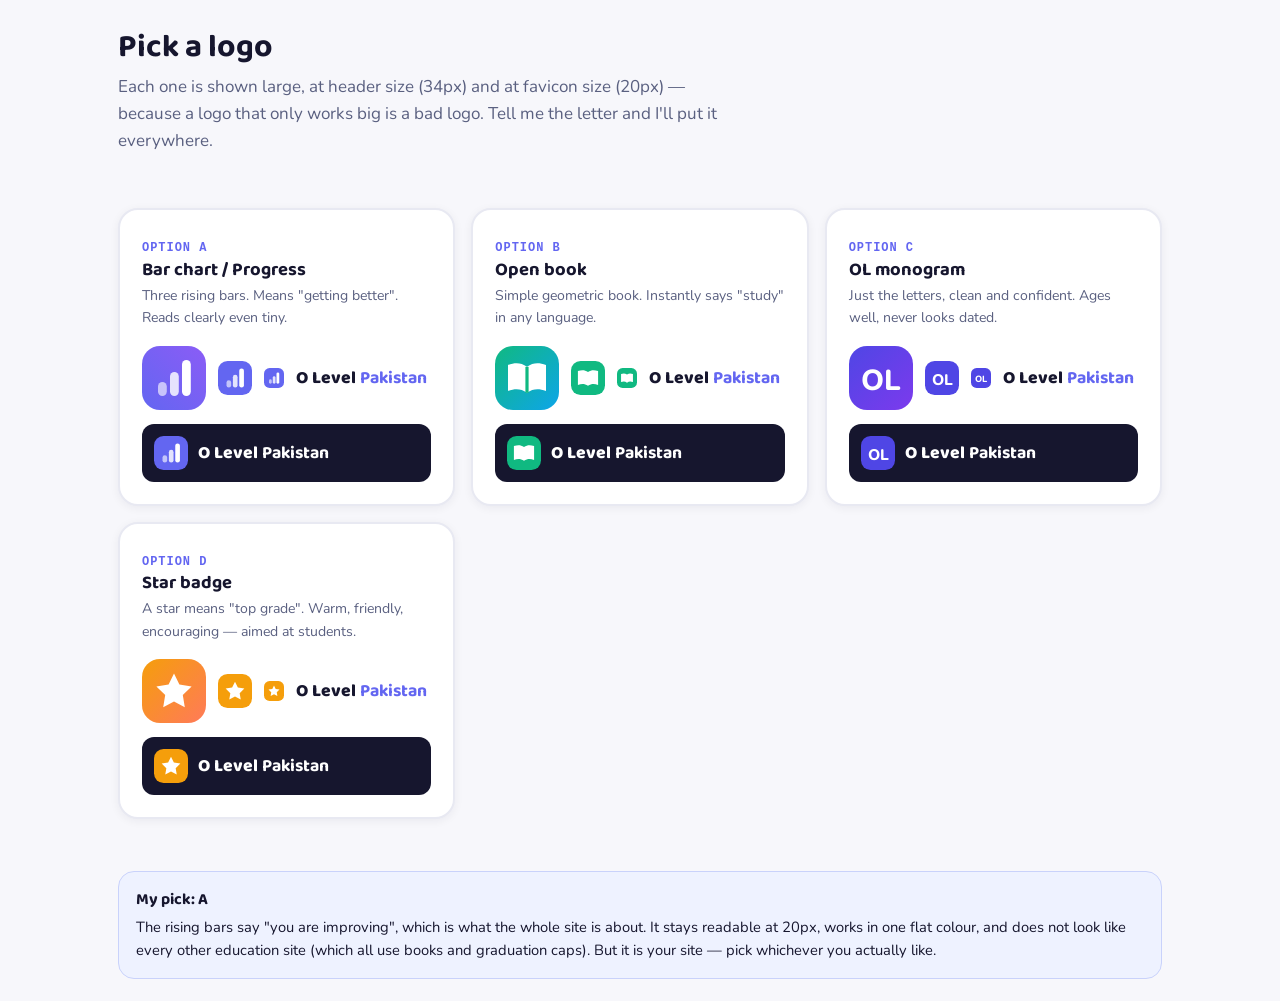
<file: logos.html>
<!DOCTYPE html>
<html lang="en">
<head>
<meta charset="UTF-8">
<meta name="viewport" content="width=device-width, initial-scale=1">
<title>Pick a logo — O Level Pakistan</title>
<link href="https://fonts.googleapis.com/css2?family=Baloo+2:wght@600;700;800&family=Nunito:wght@400;600;700;800&display=swap" rel="stylesheet">
<link rel="stylesheet" href="style.css?v=13">
<style>
  .lgrid{display:grid;gap:16px;grid-template-columns:repeat(auto-fit,minmax(280px,1fr))}
  .lopt{background:#fff;border-radius:20px;padding:22px;box-shadow:var(--shadow);border:2px solid var(--line)}
  .lopt h3{font-family:var(--display);font-size:1.15rem;margin:0 0 4px}
  .lopt p{font-size:.88rem;color:var(--ink-soft);margin:0 0 16px}
  .lrow{display:flex;align-items:center;gap:12px;margin-bottom:14px;flex-wrap:wrap}
  .lbig{width:64px;height:64px}
  .lmid{width:34px;height:34px}
  .lsm{width:20px;height:20px}
  .lname{font-family:var(--display);font-weight:700;font-size:1.1rem}
  .lname b{font-weight:800}
  .lname span{color:var(--brand)}
  .ldark{background:#16162E;border-radius:12px;padding:12px;display:flex;align-items:center;gap:10px}
  .ldark .lname{color:#fff}
  .pick{font-family:var(--mono,monospace);font-size:.75rem;font-weight:800;color:var(--brand);letter-spacing:.08em}
</style>
</head>
<body>
<div class="wrap">
  <section class="sec">
    <h1 style="font-family:var(--display);font-size:2rem;margin-bottom:6px">Pick a logo</h1>
    <p class="sub">Each one is shown large, at header size (34px) and at favicon size (20px) — because a logo that only works big is a bad logo. Tell me the letter and I'll put it everywhere.</p>
  </section>

  <section class="sec">
    <div class="lgrid">

      <!-- A -->
      <div class="lopt">
        <span class="pick">OPTION A</span>
        <h3>Bar chart / Progress</h3>
        <p>Three rising bars. Means "getting better". Reads clearly even tiny.</p>
        <div class="lrow">
          <svg class="lbig" viewBox="0 0 32 32"><defs><linearGradient id="a1" x1="0" y1="1" x2="1" y2="0"><stop offset="0" stop-color="#6366F1"/><stop offset="1" stop-color="#8B5CF6"/></linearGradient></defs><rect width="32" height="32" rx="9" fill="url(#a1)"/><rect x="8" y="18" width="4.4" height="7" rx="2.2" fill="#fff" opacity=".62"/><rect x="14" y="13" width="4.4" height="12" rx="2.2" fill="#fff" opacity=".82"/><rect x="20" y="7" width="4.4" height="18" rx="2.2" fill="#fff"/></svg>
          <svg class="lmid" viewBox="0 0 32 32"><rect width="32" height="32" rx="9" fill="#6366F1"/><rect x="8" y="18" width="4.4" height="7" rx="2.2" fill="#fff" opacity=".62"/><rect x="14" y="13" width="4.4" height="12" rx="2.2" fill="#fff" opacity=".82"/><rect x="20" y="7" width="4.4" height="18" rx="2.2" fill="#fff"/></svg>
          <svg class="lsm" viewBox="0 0 32 32"><rect width="32" height="32" rx="9" fill="#6366F1"/><rect x="8" y="18" width="4.4" height="7" rx="2.2" fill="#fff" opacity=".62"/><rect x="14" y="13" width="4.4" height="12" rx="2.2" fill="#fff" opacity=".82"/><rect x="20" y="7" width="4.4" height="18" rx="2.2" fill="#fff"/></svg>
          <span class="lname"><b>O Level</b> <span>Pakistan</span></span>
        </div>
        <div class="ldark">
          <svg class="lmid" viewBox="0 0 32 32"><rect width="32" height="32" rx="9" fill="#6366F1"/><rect x="8" y="18" width="4.4" height="7" rx="2.2" fill="#fff" opacity=".62"/><rect x="14" y="13" width="4.4" height="12" rx="2.2" fill="#fff" opacity=".82"/><rect x="20" y="7" width="4.4" height="18" rx="2.2" fill="#fff"/></svg>
          <span class="lname"><b>O Level</b> Pakistan</span>
        </div>
      </div>

      <!-- B -->
      <div class="lopt">
        <span class="pick">OPTION B</span>
        <h3>Open book</h3>
        <p>Simple geometric book. Instantly says "study" in any language.</p>
        <div class="lrow">
          <svg class="lbig" viewBox="0 0 32 32"><defs><linearGradient id="b1" x1="0" y1="0" x2="1" y2="1"><stop offset="0" stop-color="#10B981"/><stop offset="1" stop-color="#0EA5E9"/></linearGradient></defs><rect width="32" height="32" rx="9" fill="url(#b1)"/><path d="M6.5 9.5c3.6-1.3 6.4-1.3 9.5.9 3.1-2.2 5.9-2.2 9.5-.9v13c-3.6-1.3-6.4-1.3-9.5.9-3.1-2.2-5.9-2.2-9.5-.9v-13z" fill="#fff"/><path d="M16 10.4v13" stroke="#10B981" stroke-width="1.6"/></svg>
          <svg class="lmid" viewBox="0 0 32 32"><rect width="32" height="32" rx="9" fill="#10B981"/><path d="M6.5 9.5c3.6-1.3 6.4-1.3 9.5.9 3.1-2.2 5.9-2.2 9.5-.9v13c-3.6-1.3-6.4-1.3-9.5.9-3.1-2.2-5.9-2.2-9.5-.9v-13z" fill="#fff"/></svg>
          <svg class="lsm" viewBox="0 0 32 32"><rect width="32" height="32" rx="9" fill="#10B981"/><path d="M6.5 9.5c3.6-1.3 6.4-1.3 9.5.9 3.1-2.2 5.9-2.2 9.5-.9v13c-3.6-1.3-6.4-1.3-9.5.9-3.1-2.2-5.9-2.2-9.5-.9v-13z" fill="#fff"/></svg>
          <span class="lname"><b>O Level</b> <span>Pakistan</span></span>
        </div>
        <div class="ldark">
          <svg class="lmid" viewBox="0 0 32 32"><rect width="32" height="32" rx="9" fill="#10B981"/><path d="M6.5 9.5c3.6-1.3 6.4-1.3 9.5.9 3.1-2.2 5.9-2.2 9.5-.9v13c-3.6-1.3-6.4-1.3-9.5.9-3.1-2.2-5.9-2.2-9.5-.9v-13z" fill="#fff"/></svg>
          <span class="lname"><b>O Level</b> Pakistan</span>
        </div>
      </div>

      <!-- C -->
      <div class="lopt">
        <span class="pick">OPTION C</span>
        <h3>OL monogram</h3>
        <p>Just the letters, clean and confident. Ages well, never looks dated.</p>
        <div class="lrow">
          <svg class="lbig" viewBox="0 0 32 32"><defs><linearGradient id="c1" x1="0" y1="0" x2="1" y2="1"><stop offset="0" stop-color="#4F46E5"/><stop offset="1" stop-color="#7C3AED"/></linearGradient></defs><rect width="32" height="32" rx="9" fill="url(#c1)"/><text x="16" y="22.2" font-family="Baloo 2,Trebuchet MS,sans-serif" font-size="14.5" font-weight="800" fill="#fff" text-anchor="middle">OL</text></svg>
          <svg class="lmid" viewBox="0 0 32 32"><rect width="32" height="32" rx="9" fill="#4F46E5"/><text x="16" y="22.2" font-family="Baloo 2,Trebuchet MS,sans-serif" font-size="14.5" font-weight="800" fill="#fff" text-anchor="middle">OL</text></svg>
          <svg class="lsm" viewBox="0 0 32 32"><rect width="32" height="32" rx="9" fill="#4F46E5"/><text x="16" y="22.2" font-family="Baloo 2,Trebuchet MS,sans-serif" font-size="14.5" font-weight="800" fill="#fff" text-anchor="middle">OL</text></svg>
          <span class="lname"><b>O Level</b> <span>Pakistan</span></span>
        </div>
        <div class="ldark">
          <svg class="lmid" viewBox="0 0 32 32"><rect width="32" height="32" rx="9" fill="#4F46E5"/><text x="16" y="22.2" font-family="Baloo 2,Trebuchet MS,sans-serif" font-size="14.5" font-weight="800" fill="#fff" text-anchor="middle">OL</text></svg>
          <span class="lname"><b>O Level</b> Pakistan</span>
        </div>
      </div>

      <!-- D -->
      <div class="lopt">
        <span class="pick">OPTION D</span>
        <h3>Star badge</h3>
        <p>A star means "top grade". Warm, friendly, encouraging — aimed at students.</p>
        <div class="lrow">
          <svg class="lbig" viewBox="0 0 32 32"><defs><linearGradient id="d1" x1="0" y1="0" x2="1" y2="1"><stop offset="0" stop-color="#F59E0B"/><stop offset="1" stop-color="#FF7A59"/></linearGradient></defs><rect width="32" height="32" rx="9" fill="url(#d1)"/><path d="M16 7.2l2.7 5.6 6.1.9-4.4 4.3 1 6.1-5.4-2.9-5.4 2.9 1-6.1-4.4-4.3 6.1-.9z" fill="#fff"/></svg>
          <svg class="lmid" viewBox="0 0 32 32"><rect width="32" height="32" rx="9" fill="#F59E0B"/><path d="M16 7.2l2.7 5.6 6.1.9-4.4 4.3 1 6.1-5.4-2.9-5.4 2.9 1-6.1-4.4-4.3 6.1-.9z" fill="#fff"/></svg>
          <svg class="lsm" viewBox="0 0 32 32"><rect width="32" height="32" rx="9" fill="#F59E0B"/><path d="M16 7.2l2.7 5.6 6.1.9-4.4 4.3 1 6.1-5.4-2.9-5.4 2.9 1-6.1-4.4-4.3 6.1-.9z" fill="#fff"/></svg>
          <span class="lname"><b>O Level</b> <span>Pakistan</span></span>
        </div>
        <div class="ldark">
          <svg class="lmid" viewBox="0 0 32 32"><rect width="32" height="32" rx="9" fill="#F59E0B"/><path d="M16 7.2l2.7 5.6 6.1.9-4.4 4.3 1 6.1-5.4-2.9-5.4 2.9 1-6.1-4.4-4.3 6.1-.9z" fill="#fff"/></svg>
          <span class="lname"><b>O Level</b> Pakistan</span>
        </div>
      </div>

    </div>
  </section>

  <section class="sec">
    <div class="notice blue">
      <b>My pick: A</b>
      The rising bars say "you are improving", which is what the whole site is about. It stays readable at 20px, works in one flat colour, and does not look like every other education site (which all use books and graduation caps). But it is your site — pick whichever you actually like.
    </div>
  </section>
</div>
</body>
</html>
</file>
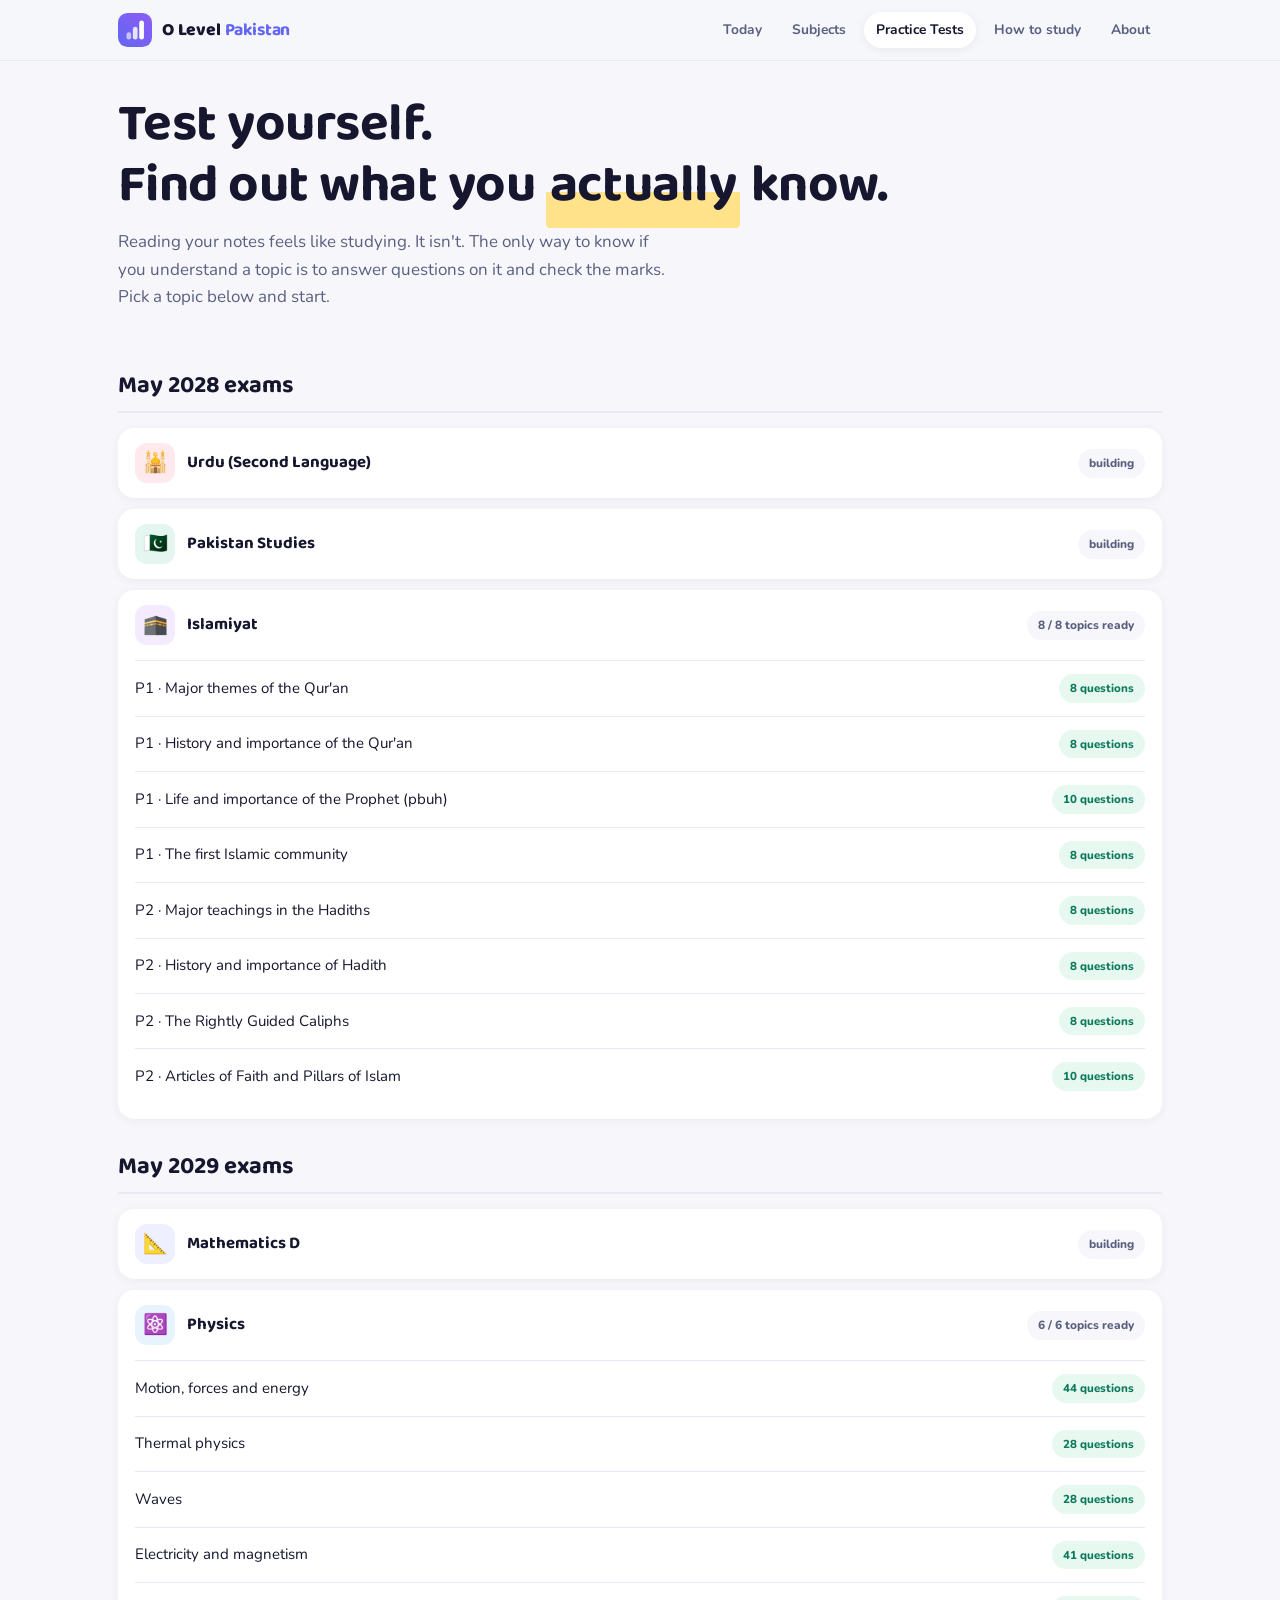
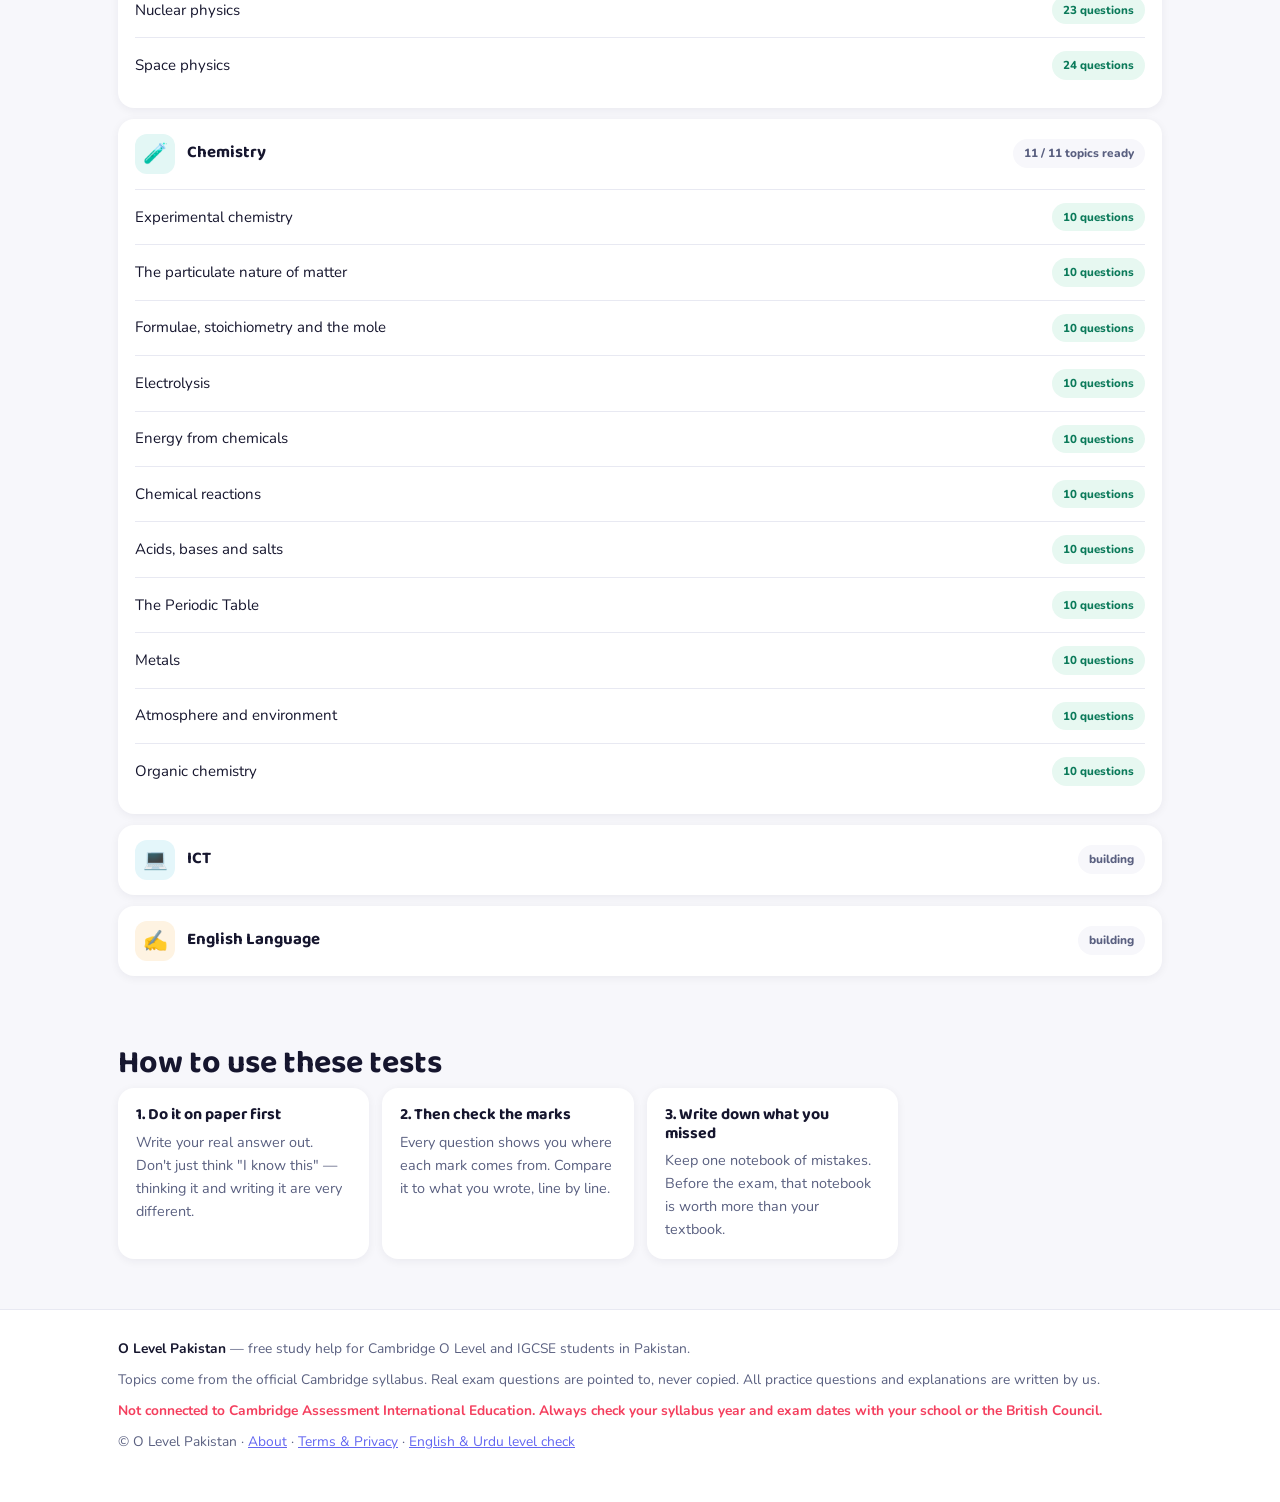
<file: practice.html>
<!DOCTYPE html>
<html lang="en">
<head>
<meta charset="UTF-8">
<meta name="viewport" content="width=device-width, initial-scale=1">
<title>Practice Tests — O Level Pakistan</title>
<meta name="description" content="Free O Level and IGCSE practice tests by topic. Test yourself, see the mark scheme, and find out exactly what you need to work on.">
<link rel="preconnect" href="https://fonts.googleapis.com">
<link rel="preconnect" href="https://fonts.gstatic.com" crossorigin>
<link href="https://fonts.googleapis.com/css2?family=Baloo+2:wght@600;700;800&family=Nunito:wght@400;600;700;800&display=swap" rel="stylesheet">
<link rel="stylesheet" href="style.css?v=13">
<link rel="icon" href="favicon.svg" type="image/svg+xml">
<meta name="theme-color" content="#6366F1">
</head>
<body>

<header class="topbar">
  <div class="topbar-in">
    <a class="logo" href="index.html" aria-label="O Level Pakistan, home">
      <span class="logomark" aria-hidden="true"><svg viewBox="0 0 32 32" xmlns="http://www.w3.org/2000/svg"><defs><linearGradient id="olpG" x1="0" y1="1" x2="1" y2="0"><stop offset="0" stop-color="#6366F1"/><stop offset="1" stop-color="#8B5CF6"/></linearGradient></defs><rect width="32" height="32" rx="9" fill="url(#olpG)"/><rect x="8" y="18" width="4.4" height="7" rx="2.2" fill="#fff" opacity=".62"/><rect x="14" y="13" width="4.4" height="12" rx="2.2" fill="#fff" opacity=".82"/><rect x="20" y="7" width="4.4" height="18" rx="2.2" fill="#fff"/></svg></span>
      <span class="logotext"><b>O Level</b> <span class="lt-sub">Pakistan</span></span>
    </a>
    <button class="navtoggle" id="navToggle" aria-label="Open menu" aria-expanded="false" aria-controls="topnav">
      <span></span><span></span><span></span>
    </button>
    <nav class="topnav" id="topnav">
      <a href="today.html">Today</a>
      <a href="index.html">Subjects</a>
      <a href="practice.html">Practice Tests</a>
      <a href="guide.html">How to study</a>
      <a href="about.html">About</a>
    </nav>
  </div>
</header>

<div class="wrap">

  <section class="hero">
    <h1>Test yourself.<br>Find out what you <span class="hl">actually</span> know.</h1>
    <p class="lead">Reading your notes feels like studying. It isn't. The only way to know if you understand a topic is to answer questions on it and check the marks. Pick a topic below and start.</p>
  </section>

  <section class="sec">
    <div id="ptlist"></div>
  </section>

  <section class="sec">
    <h2>How to use these tests</h2>
    <div class="cards">
      <div class="card"><h4>1. Do it on paper first</h4><p>Write your real answer out. Don't just think "I know this" — thinking it and writing it are very different.</p></div>
      <div class="card"><h4>2. Then check the marks</h4><p>Every question shows you where each mark comes from. Compare it to what you wrote, line by line.</p></div>
      <div class="card"><h4>3. Write down what you missed</h4><p>Keep one notebook of mistakes. Before the exam, that notebook is worth more than your textbook.</p></div>
    </div>
  </section>

</div>

<footer>
  <div class="wrap">
    <p><b>O Level Pakistan</b> — free study help for Cambridge O Level and IGCSE students in Pakistan.</p>
    <p>Topics come from the official Cambridge syllabus. Real exam questions are pointed to, never copied. All practice questions and explanations are written by us.</p>
    <p class="warn">Not connected to Cambridge Assessment International Education. Always check your syllabus year and exam dates with your school or the British Council.</p>
    <p>© O Level Pakistan · <a href="about.html">About</a> · <a href="legal.html">Terms &amp; Privacy</a> · <a href="assessment.html">English &amp; Urdu level check</a></p>
  </div>
</footer>

<script src="data.js?v=13"></script>
<script src="questions.js?v=13"></script>
<script src="realquestions.js?v=13"></script>
<script src="app.js?v=13"></script>
<script src="ui.js?v=13"></script>
<script>
(function(){
  var out = [];
  var groups = [
    {year:2028, title:"May 2028 exams"},
    {year:2029, title:"May 2029 exams"}
  ];
  groups.forEach(function(g){
    var subs = SUBJECTS.filter(function(s){ return s.sitting === g.year; });
    if(!subs.length) return;
    out.push('<div class="sitting"><div class="sitting-head"><div><h3>'+g.title+'</h3></div></div>');
    subs.forEach(function(s){
      var rows = s.topics.map(function(t,i){
        var pq = qcount(s.id, i);
        var rq = (typeof realCount === "function") ? realCount(s.id, i) : 0;
        var total = pq + rq;
        var badge = total
          ? '<span class="ptcount ready">'+total+' questions</span>'
          : '<span class="ptcount soon">coming soon</span>';
        var cls = total ? '' : ' dim';
        return '<a class="ptrow'+cls+'" href="test.html?s='+s.id+'&t='+i+'">'+
               '<span class="pttopic">'+t.t+'</span>'+badge+'</a>';
      }).join("");
      var done = s.topics.filter(function(t,i){ return qcount(s.id,i) > 0; }).length;
      out.push(
        '<details class="ptsub"'+(done?' open':'')+'>'+
        '<summary><span class="ptico" style="background:'+s.tint+';color:'+s.colour+'">'+s.emoji+'</span>'+
        '<span class="ptname">'+s.name+'</span>'+
        '<span class="ptmeta">'+(done? done+' / '+s.topics.length+' topics ready' : 'building')+'</span></summary>'+
        '<div class="ptrows">'+rows+'</div></details>');
    });
    out.push('</div>');
  });
  document.getElementById("ptlist").innerHTML = out.join("");
})();
</script>
</body>
</html>
</file>
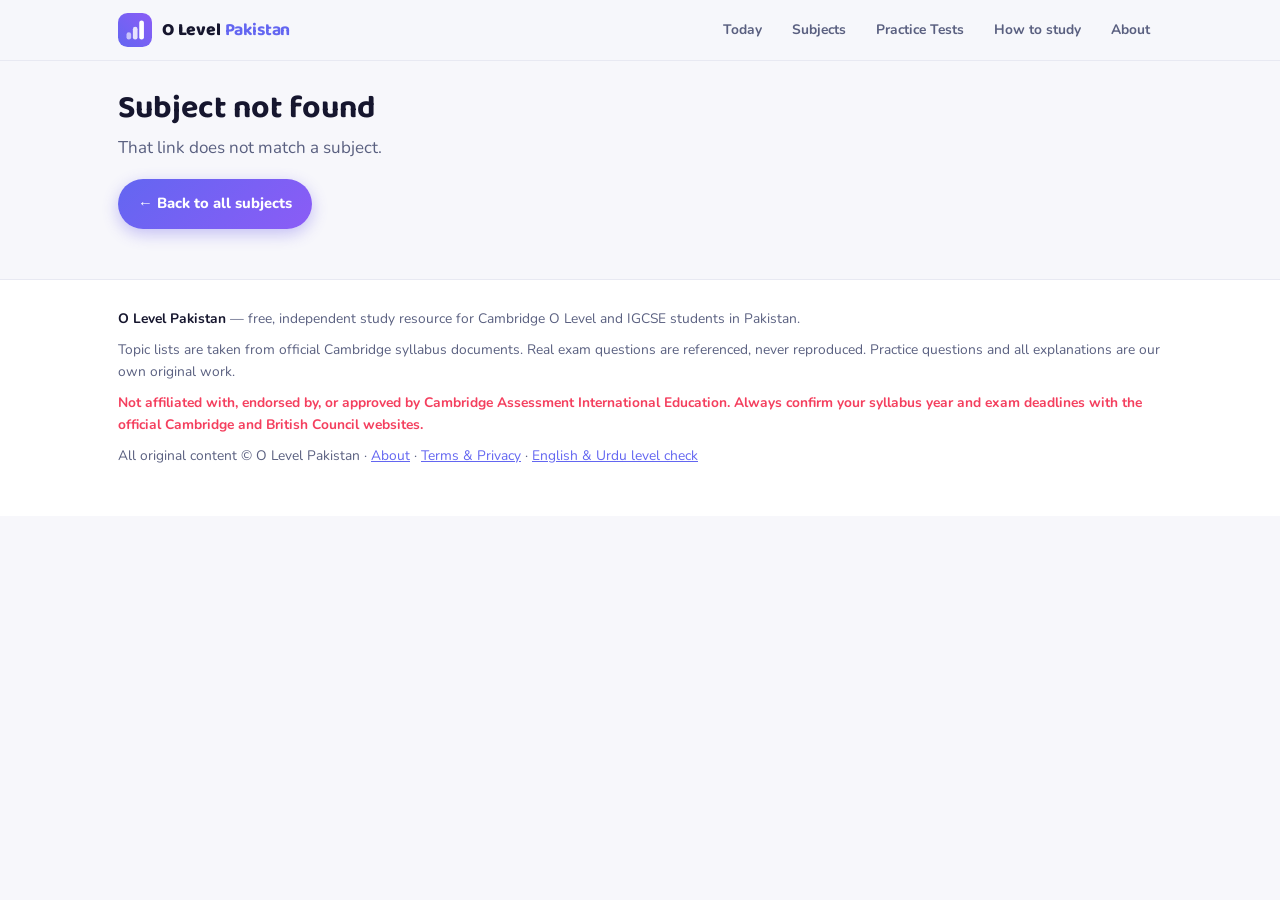
<file: subject.html>
<!DOCTYPE html>
<html lang="en">
<head>
<meta charset="UTF-8">
<meta name="viewport" content="width=device-width, initial-scale=1">
<title>Subject — O Level Pakistan</title>
<link rel="preconnect" href="https://fonts.googleapis.com">
<link rel="preconnect" href="https://fonts.gstatic.com" crossorigin>
<link href="https://fonts.googleapis.com/css2?family=Baloo+2:wght@600;700;800&family=Nunito:wght@400;600;700;800&display=swap" rel="stylesheet">
<link rel="stylesheet" href="style.css?v=13">
<link rel="icon" href="favicon.svg" type="image/svg+xml">
<meta name="theme-color" content="#6366F1">
</head>
<body>

<header class="topbar">
  <div class="topbar-in">
    <a class="logo" href="index.html" aria-label="O Level Pakistan, home">
      <span class="logomark" aria-hidden="true"><svg viewBox="0 0 32 32" xmlns="http://www.w3.org/2000/svg"><defs><linearGradient id="olpG" x1="0" y1="1" x2="1" y2="0"><stop offset="0" stop-color="#6366F1"/><stop offset="1" stop-color="#8B5CF6"/></linearGradient></defs><rect width="32" height="32" rx="9" fill="url(#olpG)"/><rect x="8" y="18" width="4.4" height="7" rx="2.2" fill="#fff" opacity=".62"/><rect x="14" y="13" width="4.4" height="12" rx="2.2" fill="#fff" opacity=".82"/><rect x="20" y="7" width="4.4" height="18" rx="2.2" fill="#fff"/></svg></span>
      <span class="logotext"><b>O Level</b> <span class="lt-sub">Pakistan</span></span>
    </a>
    <button class="navtoggle" id="navToggle" aria-label="Open menu" aria-expanded="false" aria-controls="topnav">
      <span></span><span></span><span></span>
    </button>
    <nav class="topnav" id="topnav">
      <a href="today.html">Today</a>
      <a href="index.html">Subjects</a>
      <a href="practice.html">Practice Tests</a>
      <a href="guide.html">How to study</a>
      <a href="about.html">About</a>
    </nav>
  </div>
</header>

<div class="wrap">

  <section class="subhead">
    <a class="backlink" href="index.html">← All subjects</a>
    <div class="subhero" id="subhero"></div>
    <div id="subwarn"></div>
  </section>

  <section class="sec">
    <h2>Your papers</h2>
    <p class="sub">This is exactly what you will sit in the exam hall.</p>
    <div class="papers" id="papers"></div>
  </section>

  <section class="sec">
    <h2>Book and method</h2>
    <div class="cards" id="book"></div>
  </section>

  <section class="sec" id="exkeys" hidden></section>

  <section class="sec">
    <h2>The full syllabus, topic by topic</h2>
    <p class="sub">Every item below is from the official Cambridge syllabus. Tap a topic to open it, then tick each sub-topic once you can explain it without looking.</p>

    <div class="progwrap" id="prog"></div>

    <div class="notice blue">
      <b>📄 About the past-paper links</b>
      We cannot copy real exam questions here — Cambridge owns them and copying them is not allowed. Instead each topic links to the free past-paper archives. Use their <b>topical</b> papers, which sort real questions by topic, and always download the mark scheme with them.
    </div>

    <div id="topics"></div>

    <div class="center mt">
      <button class="btn alt" id="resetBtn">↺ Clear my ticks for this subject</button>
    </div>
  </section>

  <section class="sec">
    <h2>Other subjects</h2>
    <div class="subjects" id="others"></div>
  </section>

</div>

<footer>
  <div class="wrap">
    <p><b>O Level Pakistan</b> — free, independent study resource for Cambridge O Level and IGCSE students in Pakistan.</p>
    <p>Topic lists are taken from official Cambridge syllabus documents. Real exam questions are referenced, never reproduced. Practice questions and all explanations are our own original work.</p>
    <p class="warn">Not affiliated with, endorsed by, or approved by Cambridge Assessment International Education. Always confirm your syllabus year and exam deadlines with the official Cambridge and British Council websites.</p>
    <p>All original content © O Level Pakistan · <a href="about.html">About</a> · <a href="legal.html">Terms &amp; Privacy</a> · <a href="assessment.html">English &amp; Urdu level check</a></p>
  </div>
</footer>

<script src="data.js?v=13"></script>
<script src="questions.js?v=13"></script>
<script src="realquestions.js?v=13"></script>
<script src="app.js?v=13"></script>
<script>
  const subj = currentSubject();
  if (!subj) {
    document.querySelector(".wrap").innerHTML =
      '<section class="sec"><h2>Subject not found</h2>' +
      '<p class="sub">That link does not match a subject.</p>' +
      '<a class="btn" href="index.html">← Back to all subjects</a></section>';
  } else {
    renderSubjectPage(subj);
  }
</script>
<script src="ui.js?v=13"></script>
</body>
</html>
</file>
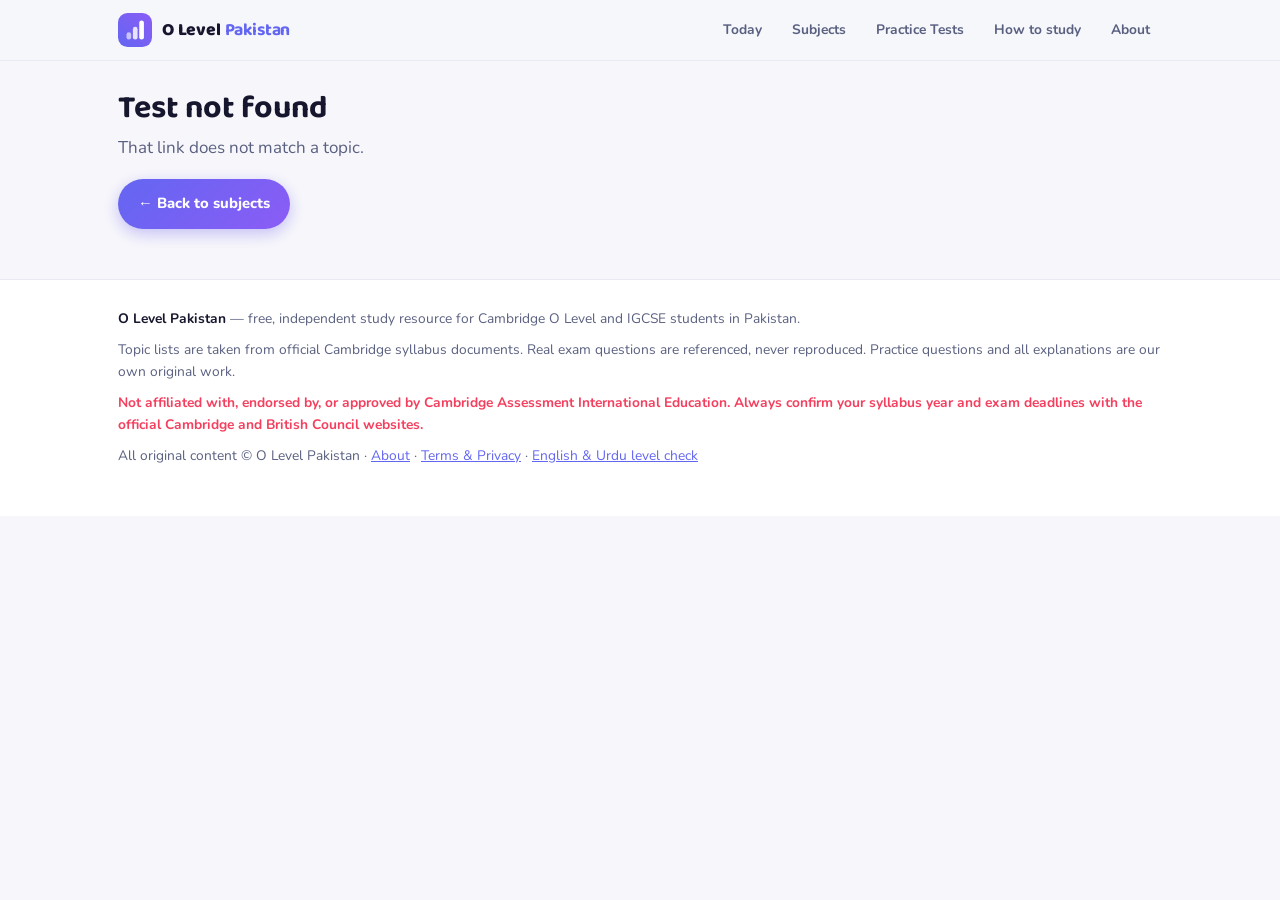
<file: test.html>
<!DOCTYPE html>
<html lang="en">
<head>
<meta charset="UTF-8">
<meta name="viewport" content="width=device-width, initial-scale=1">
<title>Practice Test — O Level Pakistan</title>
<link rel="preconnect" href="https://fonts.googleapis.com">
<link rel="preconnect" href="https://fonts.gstatic.com" crossorigin>
<link href="https://fonts.googleapis.com/css2?family=Baloo+2:wght@600;700;800&family=Nunito:wght@400;600;700;800&display=swap" rel="stylesheet">
<link rel="stylesheet" href="style.css?v=13">
<link rel="icon" href="favicon.svg" type="image/svg+xml">
<meta name="theme-color" content="#6366F1">
</head>
<body>

<header class="topbar">
  <div class="topbar-in">
    <a class="logo" href="index.html" aria-label="O Level Pakistan, home">
      <span class="logomark" aria-hidden="true"><svg viewBox="0 0 32 32" xmlns="http://www.w3.org/2000/svg"><defs><linearGradient id="olpG" x1="0" y1="1" x2="1" y2="0"><stop offset="0" stop-color="#6366F1"/><stop offset="1" stop-color="#8B5CF6"/></linearGradient></defs><rect width="32" height="32" rx="9" fill="url(#olpG)"/><rect x="8" y="18" width="4.4" height="7" rx="2.2" fill="#fff" opacity=".62"/><rect x="14" y="13" width="4.4" height="12" rx="2.2" fill="#fff" opacity=".82"/><rect x="20" y="7" width="4.4" height="18" rx="2.2" fill="#fff"/></svg></span>
      <span class="logotext"><b>O Level</b> <span class="lt-sub">Pakistan</span></span>
    </a>
    <button class="navtoggle" id="navToggle" aria-label="Open menu" aria-expanded="false" aria-controls="topnav">
      <span></span><span></span><span></span>
    </button>
    <nav class="topnav" id="topnav">
      <a href="today.html">Today</a>
      <a href="index.html">Subjects</a>
      <a href="practice.html">Practice Tests</a>
      <a href="guide.html">How to study</a>
      <a href="about.html">About</a>
    </nav>
  </div>
</header>

<div class="wrap">

  <section class="subhead">
    <a class="backlink" id="back" href="index.html">← Back to subject</a>
    <div class="subhero" id="testhero"></div>
  </section>

  <section class="sec">
    <div class="notice">
      <b>These are practice questions, not real exam papers</b>
      We wrote them in Cambridge style so you learn the pattern. For real questions and official mark schemes, use the links at the bottom.
    </div>
  </section>

  <section class="sec">
    <div class="toolbar" id="toolbar"></div>
    <div id="qlist"></div>
  </section>

  <section class="sec" id="howtosec" hidden>
    <h2>How to answer these questions</h2>
    <p class="sub">This is the part nobody teaches you. Not what the topic is — how to write the answer so it actually scores.</p>
    <div id="howtobox"></div>
  </section>

  <section class="sec" id="exsec" hidden>
    <h2>What examiners say about this topic</h2>
    <p class="sub" id="exsub"></p>
    <div id="exlist"></div>
  </section>

  <section class="sec">
    <h2>Real past-paper questions on this topic</h2>
    <p class="sub" id="realsub"></p>
    <div id="reallist"></div>
  </section>

  <section class="sec">
    <h2>Now do the real thing</h2>
    <p class="sub">Practice questions teach you the pattern. Real past papers test it. Use the <b>topical</b> papers — they sort genuine exam questions by topic.</p>
    <div class="cards" id="archives"></div>
  </section>

</div>

<footer>
  <div class="wrap">
    <p><b>O Level Pakistan</b> — free, independent study resource for Cambridge O Level and IGCSE students in Pakistan.</p>
    <p>Topic lists are taken from official Cambridge syllabus documents. Real exam questions are referenced, never reproduced. Practice questions and all explanations are our own original work.</p>
    <p class="warn">Not affiliated with, endorsed by, or approved by Cambridge Assessment International Education. Always confirm your syllabus year and exam deadlines with the official Cambridge and British Council websites.</p>
    <p>All original content © O Level Pakistan · <a href="about.html">About</a> · <a href="legal.html">Terms &amp; Privacy</a> · <a href="assessment.html">English &amp; Urdu level check</a></p>
  </div>
</footer>

<script src="data.js?v=13"></script>
<script src="questions.js?v=13"></script>
<script src="realquestions.js?v=13"></script>
<script src="howto.js?v=13"></script>
<script src="app.js?v=13"></script>
<script>
(function(){
  const p = new URLSearchParams(location.search);
  const subject = SUBJECTS.find(s => s.id === p.get("s"));
  const ti = parseInt(p.get("t"), 10);

  if (!subject || isNaN(ti) || !subject.topics[ti]) {
    document.querySelector(".wrap").innerHTML =
      '<section class="sec"><h2>Test not found</h2><p class="sub">That link does not match a topic.</p>' +
      '<a class="btn" href="index.html">← Back to subjects</a></section>';
    return;
  }

  const topic = subject.topics[ti];
  const qs = (QUESTIONS[subject.id] && QUESTIONS[subject.id][ti]) || [];
  document.title = topic.t + " — Practice Test";
  document.getElementById("back").href = "subject.html?s=" + subject.id;

  const totalMarks = qs.reduce((n,q)=>n+q.m,0);
  const hero = document.getElementById("testhero");
  hero.style.background = "linear-gradient(135deg," + subject.colour + "," + shade(subject.colour,-22) + ")";
  hero.innerHTML =
    '<span class="bigico">🧠</span>' +
    '<h1>' + topic.t + '</h1>' +
    '<div class="codeline"><span>' + subject.name + ' ' + subject.code + '</span>' +
    '<span>' + qs.length + ' questions</span><span>' + totalMarks + ' marks</span></div>' +
    '<p>Try each question on paper first. Only then reveal the mark scheme.</p>';

  if (!qs.length) {
    document.getElementById("qlist").innerHTML =
      '<div class="notice blue"><b>Coming soon</b>Practice questions for this topic are still being written. ' +
      'In the meantime, use the past-paper links below for real questions on this topic.</div>';
    document.getElementById("toolbar").innerHTML = "";
  } else {
    document.getElementById("toolbar").innerHTML =
      '<button class="btn alt" id="revealAll">👁️ Reveal all mark schemes</button> ' +
      '<button class="btn alt" id="hideAll">🙈 Hide all</button>';

    document.getElementById("qlist").innerHTML = qs.map((q,i) => `
      <div class="qcard">
        <div class="qtop">
          <span class="qnum" style="background:${subject.colour}">Q${i+1}</span>
          <span class="cmdtag">${q.cmd}</span>
          <span class="marks">[${q.m}]</span>
        </div>
        <div class="qtext">${q.q}</div>
        <button class="reveal" data-i="${i}">Show mark scheme ▾</button>
        <div class="ms" id="ms${i}" hidden>
          <b>Mark scheme</b>
          <ul>${q.ms.map(m=>`<li>${m}</li>`).join("")}</ul>
          ${q.trap ? `<div class="trap"><b>⚠️ Common mistake</b>${q.trap}</div>` : ""}
        </div>
      </div>`).join("");

    document.querySelectorAll(".reveal").forEach(b => {
      b.addEventListener("click", () => {
        const box = document.getElementById("ms" + b.dataset.i);
        box.hidden = !box.hidden;
        b.textContent = box.hidden ? "Show mark scheme ▾" : "Hide mark scheme ▴";
      });
    });
    const setAll = (hide) => {
      document.querySelectorAll(".ms").forEach(m => m.hidden = hide);
      document.querySelectorAll(".reveal").forEach(b =>
        b.textContent = hide ? "Show mark scheme ▾" : "Hide mark scheme ▴");
    };
    document.getElementById("revealAll").onclick = () => setAll(false);
    document.getElementById("hideAll").onclick = () => setAll(true);
  }

  /* how to answer — the technique guide */
  var ht = (typeof howtoFor === "function") ? howtoFor(subject.id, ti) : null;
  if (ht) {
    document.getElementById("howtosec").hidden = false;
    document.getElementById("howtobox").innerHTML =
      '<div class="htintro">' + ht.intro + '</div>' +
      ht.patterns.map(function(p, i){
        return '<div class="htcard">' +
          '<div class="htq"><span class="htnum">' + (i+1) + '</span>' + p.ask + '</div>' +
          '<ol class="htsteps">' + p.steps.map(function(x){ return "<li>" + x + "</li>"; }).join("") + '</ol>' +
          '<div class="htex">' + p.example + '</div>' +
        '</div>';
      }).join("");
  }

  /* examiner report insights */
  const ex = (typeof examinerFor === "function") ? examinerFor(subject.id, ti) : null;
  if (ex) {
    document.getElementById("exsec").hidden = false;
    document.getElementById("exsub").innerHTML =
      "Written by us, from <b>" + ex.source + "</b> \u2014 the specific mistakes that cost students marks on this topic. " +
      "Read this before you attempt the questions below.";
    document.getElementById("exlist").innerHTML =
      '<div class="excard"><ul>' + ex.notes.map(n => "<li>" + n + "</li>").join("") + "</ul></div>";
  }

  /* real past-paper questions for this topic */
  const real = (typeof REAL_INDEX !== "undefined" && REAL_INDEX[subject.id] && REAL_INDEX[subject.id][ti]) || [];
  const realsub = document.getElementById("realsub");
  const reallist = document.getElementById("reallist");

  if (!real.length) {
    realsub.textContent = "Not indexed yet for this topic. More papers are being added.";
    reallist.innerHTML = "";
  } else {
    const marks = real.reduce((n,r)=>n+r.m,0);
    realsub.innerHTML = "<b>" + real.length + " real Cambridge questions</b> (" + marks +
      " marks) found on this topic in your own past papers. These are the actual exam questions \u2014 " +
      "open the paper, do the question on paper, then mark it with the official mark scheme.";

    reallist.innerHTML = real.map(r => {
      const p = PAPERS[r.paper] || {};
      return `
      <div class="qcard real">
        <div class="qtop">
          <span class="qnum" style="background:${subject.colour}">Q${r.q}</span>
          <span class="papertag">${p.short || r.paper}</span>
          <span class="marks">[${r.m}]</span>
        </div>
        <div class="qtext"><b>${r.about}</b></div>
        <div class="partline"><b>Parts:</b> ${r.parts}</div>
        <div class="cmdline">${(r.cmds||[]).map(c=>`<span class="cmdchip">${c}</span>`).join("")}</div>
        <div class="tiprow"><b>🎯 What it's really testing</b>${r.skills}</div>
        <div class="linkrow">
          <a class="linkbtn" style="background:${subject.colour};color:#fff;border-color:${subject.colour}"
             href="${p.qp}" target="_blank" rel="noopener">📄 Open ${p.code || "paper"}</a>
          <a class="linkbtn" href="${p.ms || p.folder}" target="_blank" rel="noopener">${p.ms ? "✅ Mark scheme" : "✅ Mark scheme folder"}</a>
        </div>
      </div>`;
    }).join("");
  }

  /* real past-paper links */
  document.getElementById("archives").innerHTML =
    `<div class="card" style="border-left:5px solid ${subject.colour}">
      <h4>🎯 Topical papers for this exact topic</h4>
      <p>Real Cambridge questions on <b>${topic.t}</b>, sorted by topic.</p>
      <p style="margin-top:9px"><a href="${topicalLink(subject.name, subject.code, topic.t)}" target="_blank" rel="noopener">Find them →</a></p>
    </div>` +
    ARCHIVES.map(a => `
      <div class="card">
        <h4>${a.emoji} ${a.name}</h4>
        <p>${a.what}</p>
        <p style="margin-top:9px"><a href="${a.url}" target="_blank" rel="noopener">Open →</a></p>
      </div>`).join("");
})();
</script>
<script src="ui.js?v=13"></script>
</body>
</html>
</file>
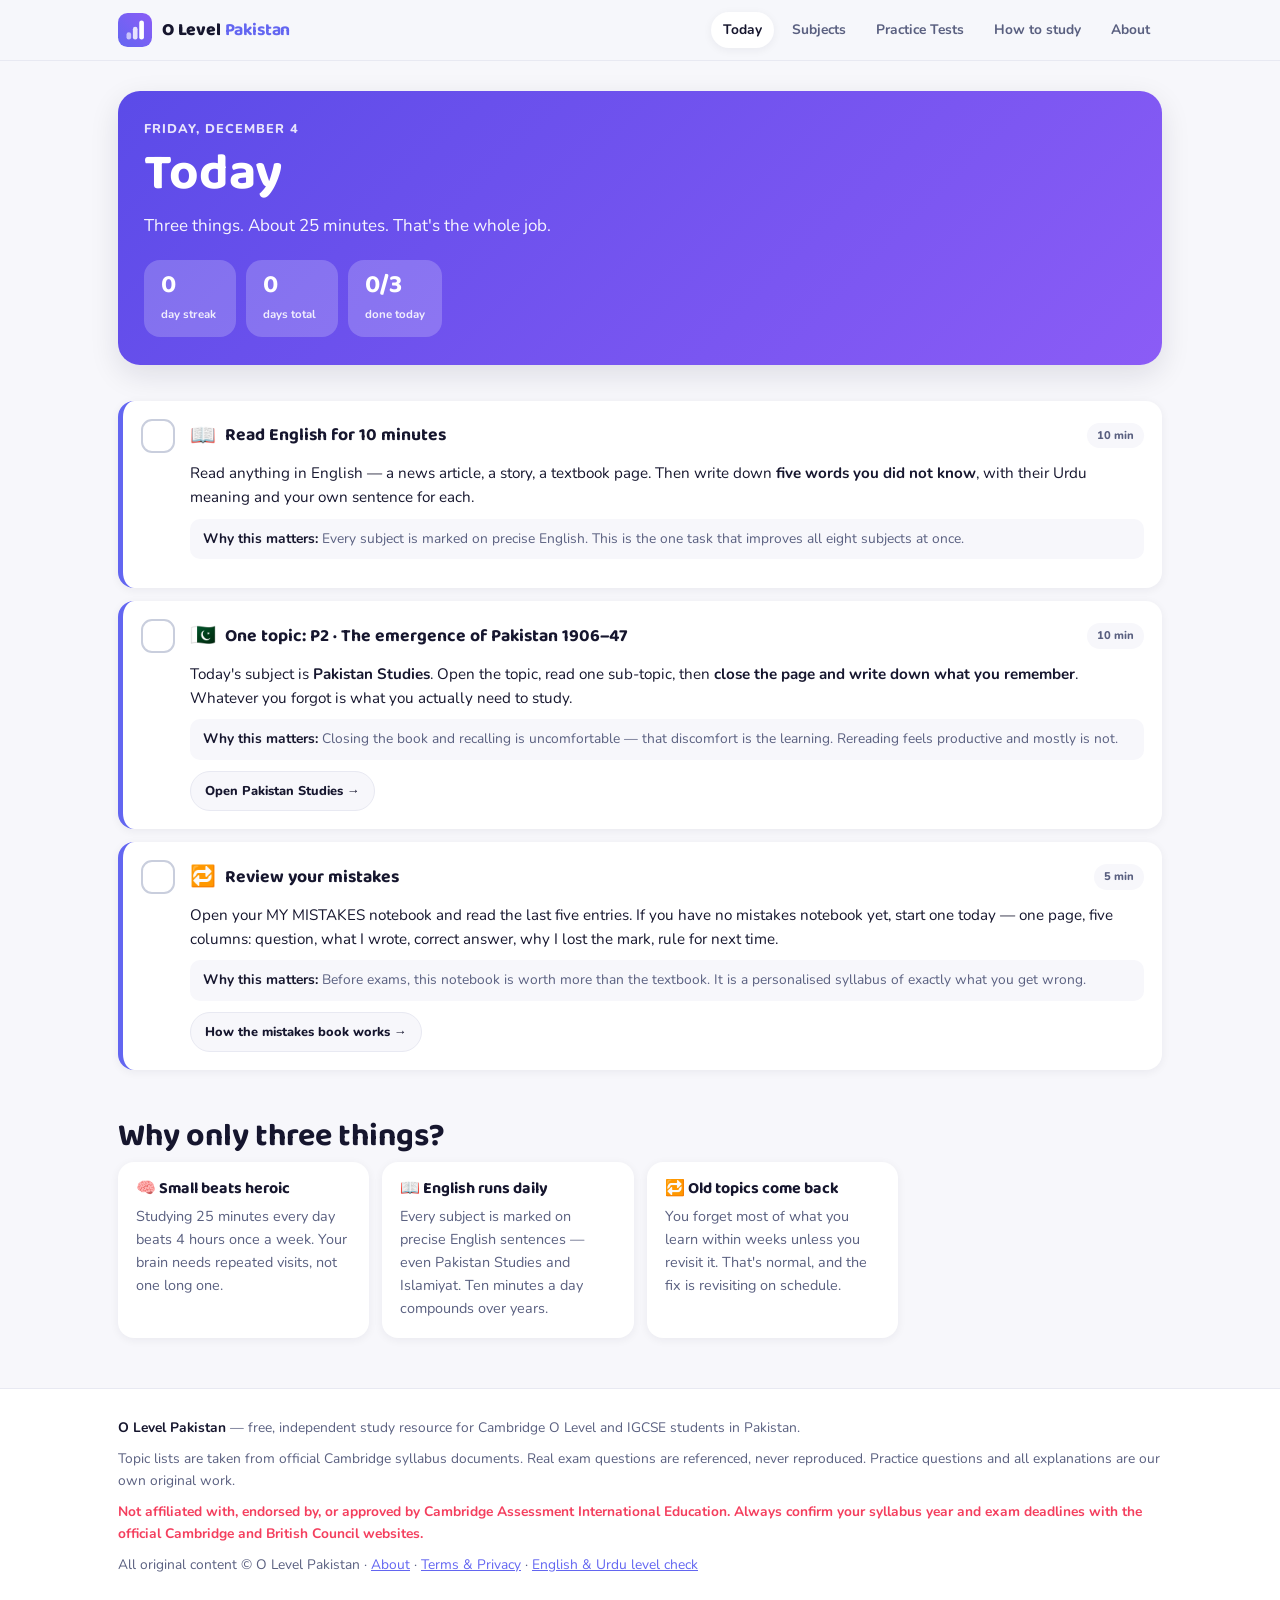
<file: today.html>
<!DOCTYPE html>
<html lang="en">
<head>
<meta charset="UTF-8">
<meta name="viewport" content="width=device-width, initial-scale=1">
<title>Today — O Level Pakistan</title>
<link rel="preconnect" href="https://fonts.googleapis.com">
<link rel="preconnect" href="https://fonts.gstatic.com" crossorigin>
<link href="https://fonts.googleapis.com/css2?family=Baloo+2:wght@600;700;800&family=Nunito:wght@400;600;700;800&display=swap" rel="stylesheet">
<link rel="stylesheet" href="style.css?v=13">
<link rel="icon" href="favicon.svg" type="image/svg+xml">
<meta name="theme-color" content="#6366F1">
</head>
<body>

<header class="topbar">
  <div class="topbar-in">
    <a class="logo" href="index.html" aria-label="O Level Pakistan, home">
      <span class="logomark" aria-hidden="true"><svg viewBox="0 0 32 32" xmlns="http://www.w3.org/2000/svg"><defs><linearGradient id="olpG" x1="0" y1="1" x2="1" y2="0"><stop offset="0" stop-color="#6366F1"/><stop offset="1" stop-color="#8B5CF6"/></linearGradient></defs><rect width="32" height="32" rx="9" fill="url(#olpG)"/><rect x="8" y="18" width="4.4" height="7" rx="2.2" fill="#fff" opacity=".62"/><rect x="14" y="13" width="4.4" height="12" rx="2.2" fill="#fff" opacity=".82"/><rect x="20" y="7" width="4.4" height="18" rx="2.2" fill="#fff"/></svg></span>
      <span class="logotext"><b>O Level</b> <span class="lt-sub">Pakistan</span></span>
    </a>
    <button class="navtoggle" id="navToggle" aria-label="Open menu" aria-expanded="false" aria-controls="topnav">
      <span></span><span></span><span></span>
    </button>
    <nav class="topnav" id="topnav">
      <a href="today.html">Today</a>
      <a href="index.html">Subjects</a>
      <a href="practice.html">Practice Tests</a>
      <a href="guide.html">How to study</a>
      <a href="about.html">About</a>
    </nav>
  </div>
</header>

<div class="wrap">

  <section class="sec">
    <div class="todayhero">
      <div class="todaydate" id="todayDate"></div>
      <h1>Today</h1>
      <p>Three things. About 25 minutes. That's the whole job.</p>
      <div class="streakrow" id="streakRow"></div>
    </div>
  </section>

  <section class="sec">
    <div id="tasks"></div>
  </section>

  <section class="sec" id="doneBox" hidden>
    <div class="notice green">
      <b>🎉 Done for today</b>
      That's the streak kept alive. Doing this again tomorrow matters more than doing extra today.
    </div>
  </section>

  <section class="sec">
    <h2>Why only three things?</h2>
    <div class="cards">
      <div class="card"><h4>🧠 Small beats heroic</h4><p>Studying 25 minutes every day beats 4 hours once a week. Your brain needs repeated visits, not one long one.</p></div>
      <div class="card"><h4>📖 English runs daily</h4><p>Every subject is marked on precise English sentences — even Pakistan Studies and Islamiyat. Ten minutes a day compounds over years.</p></div>
      <div class="card"><h4>🔁 Old topics come back</h4><p>You forget most of what you learn within weeks unless you revisit it. That's normal, and the fix is revisiting on schedule.</p></div>
    </div>
  </section>

</div>

<footer>
  <div class="wrap">
    <p><b>O Level Pakistan</b> — free, independent study resource for Cambridge O Level and IGCSE students in Pakistan.</p>
    <p>Topic lists are taken from official Cambridge syllabus documents. Real exam questions are referenced, never reproduced. Practice questions and all explanations are our own original work.</p>
    <p class="warn">Not affiliated with, endorsed by, or approved by Cambridge Assessment International Education. Always confirm your syllabus year and exam deadlines with the official Cambridge and British Council websites.</p>
    <p>All original content © O Level Pakistan · <a href="about.html">About</a> · <a href="legal.html">Terms &amp; Privacy</a> · <a href="assessment.html">English &amp; Urdu level check</a></p>
  </div>
</footer>

<script src="data.js?v=13"></script>
<script src="questions.js?v=13"></script>
<script src="realquestions.js?v=13"></script>
<script src="app.js?v=13"></script>
<script>
(function(){
  const todayKey = new Date().toISOString().slice(0,10);

  /* ---- streak tracking ---- */
  function getStreak(){
    try { return JSON.parse(localStorage.getItem("today:streak") || '{"days":[],"count":0}'); }
    catch(e){ return {days:[],count:0}; }
  }
  function saveStreak(o){ try{ localStorage.setItem("today:streak", JSON.stringify(o)); }catch(e){} }
  function getDone(){
    try { return JSON.parse(localStorage.getItem("today:done:"+todayKey) || "[]"); }
    catch(e){ return []; }
  }
  function saveDone(a){ try{ localStorage.setItem("today:done:"+todayKey, JSON.stringify(a)); }catch(e){} }

  function recalcStreak(){
    const s = getStreak();
    if (!s.days.includes(todayKey)) return s;
    let count = 0;
    const d = new Date();
    while (true) {
      const k = d.toISOString().slice(0,10);
      if (s.days.includes(k)) { count++; d.setDate(d.getDate()-1); }
      else break;
    }
    s.count = count;
    return s;
  }

  /* ---- pick today's work ---- */
  /* rotates through her actual subjects so nothing gets neglected */
  function pickSubject(){
    const mine = SUBJECTS.filter(s => !s.notHers && s.sitting === 2028);
    const dayNum = Math.floor(Date.now()/86400000);
    return mine[dayNum % mine.length];
  }
  function pickTopic(subject){
    const dayNum = Math.floor(Date.now()/86400000);
    return { topic: subject.topics[dayNum % subject.topics.length],
             index: dayNum % subject.topics.length };
  }

  const subj = pickSubject();
  const pick = pickTopic(subj);

  const TASKS = [
    { id:"english", icon:"📖", mins:10, title:"Read English for 10 minutes",
      body:"Read anything in English — a news article, a story, a textbook page. Then write down <b>five words you did not know</b>, with their Urdu meaning and your own sentence for each.",
      why:"Every subject is marked on precise English. This is the one task that improves all eight subjects at once.",
      link:null, linkText:null },
    { id:"topic", icon:subj.emoji, mins:10, title:"One topic: " + pick.topic.t,
      body:"Today's subject is <b>" + subj.name + "</b>. Open the topic, read one sub-topic, then <b>close the page and write down what you remember</b>. Whatever you forgot is what you actually need to study.",
      why:"Closing the book and recalling is uncomfortable — that discomfort is the learning. Rereading feels productive and mostly is not.",
      link:"subject.html?s=" + subj.id, linkText:"Open " + subj.name + " →" },
    { id:"review", icon:"🔁", mins:5, title:"Review your mistakes",
      body:"Open your MY MISTAKES notebook and read the last five entries. If you have no mistakes notebook yet, start one today — one page, five columns: question, what I wrote, correct answer, why I lost the mark, rule for next time.",
      why:"Before exams, this notebook is worth more than the textbook. It is a personalised syllabus of exactly what you get wrong.",
      link:"guide.html", linkText:"How the mistakes book works →" }
  ];

  /* ---- render ---- */
  const dateEl = document.getElementById("todayDate");
  dateEl.textContent = new Date().toLocaleDateString(undefined,
    {weekday:"long", day:"numeric", month:"long"});

  function paint(){
    const done = getDone();
    document.getElementById("tasks").innerHTML = TASKS.map((t,i) => {
      const isDone = done.includes(t.id);
      return `
      <div class="tasklet ${isDone?"done":""}">
        <button class="taskcheck ${isDone?"on":""}" data-id="${t.id}" aria-label="Mark done">${isDone?"✓":""}</button>
        <div class="taskbody">
          <div class="taskhead">
            <span class="taskicon">${t.icon}</span>
            <h3>${t.title}</h3>
            <span class="taskmins">${t.mins} min</span>
          </div>
          <p class="taskwhat">${t.body}</p>
          <p class="taskwhy"><b>Why this matters:</b> ${t.why}</p>
          ${t.link?`<a class="linkbtn" href="${t.link}">${t.linkText}</a>`:""}
        </div>
      </div>`;
    }).join("");

    document.querySelectorAll(".taskcheck").forEach(b=>{
      b.onclick = () => {
        let d = getDone();
        const id = b.dataset.id;
        d = d.includes(id) ? d.filter(x=>x!==id) : d.concat(id);
        saveDone(d);
        if (d.length === TASKS.length) {
          const s = getStreak();
          if (!s.days.includes(todayKey)) { s.days.push(todayKey); saveStreak(s); }
        }
        paint();
      };
    });

    const allDone = done.length === TASKS.length;
    document.getElementById("doneBox").hidden = !allDone;

    const s = recalcStreak();
    const total = s.days.length;
    document.getElementById("streakRow").innerHTML = `
      <div class="streakbit"><b>${s.count}</b><span>day streak</span></div>
      <div class="streakbit"><b>${total}</b><span>days total</span></div>
      <div class="streakbit"><b>${done.length}/${TASKS.length}</b><span>done today</span></div>`;
  }
  paint();
})();
</script>
<script src="ui.js?v=13"></script>
</body>
</html>
</file>
<file: style.css>
/* ============================================================
   O LEVEL HUB — SHARED STYLES
   Colourful, app-style, built for phones first.
   ============================================================ */

:root{
  /* ---- BRAND: friendly, encouraging, built for nervous students ---- */
  --brand:#6366F1;          /* study violet  - primary actions */
  --brand-2:#8B5CF6;        /* violet        - gradients */
  --accent:#FF7A59;         /* warm coral    - highlights, energy */
  --good:#10B981;           /* mint green    - success, done */
  --warn:#F59E0B;           /* amber         - caution */
  --hot:#F43F5E;            /* rose          - important */

  --bg:#F7F7FB;
  --card:#FFFFFF;
  --ink:#16162E;
  --ink-soft:#5A6080;
  --line:#E8E9F2;

  --display:'Baloo 2','Trebuchet MS',sans-serif;
  --body:'Nunito','Segoe UI',sans-serif;

  --r-lg:22px;
  --r-md:16px;
  --r-sm:10px;
  --shadow:0 2px 10px rgba(22,22,46,.06);
  --shadow-lg:0 10px 30px rgba(22,22,46,.11);
  --wrap:1080px;

  /* touch target minimum for phones */
  --tap:44px;
}

*{box-sizing:border-box}
html{-webkit-text-size-adjust:100%;scroll-behavior:smooth}
@media (prefers-reduced-motion:reduce){
  html{scroll-behavior:auto}
  *{animation-duration:.01ms!important;transition-duration:.01ms!important}
}
body{
  margin:0;background:var(--bg);color:var(--ink);
  font-family:var(--body);font-size:17px;line-height:1.6;
  -webkit-font-smoothing:antialiased;
}
img{max-width:100%}
a{color:var(--brand)}
h1,h2,h3,h4{font-family:var(--display);font-weight:700;line-height:1.15;margin:0}
.wrap{max-width:var(--wrap);margin:0 auto;padding:0 18px}

/* ---------- top bar ---------- */
.topbar{
  position:sticky;top:0;z-index:60;background:rgba(246,247,251,.92);
  backdrop-filter:blur(10px);border-bottom:1px solid var(--line);
}
.topbar-in{
  max-width:var(--wrap);margin:0 auto;padding:12px 18px;
  display:flex;align-items:center;gap:14px;
}
.logo{
  font-family:var(--display);font-weight:800;font-size:1.15rem;
  text-decoration:none;color:var(--ink);display:flex;align-items:center;gap:8px;
}
.logo .dot{
  width:30px;height:30px;border-radius:9px;flex:0 0 auto;
  background:linear-gradient(135deg,var(--brand),var(--brand-2));
  display:grid;place-items:center;color:#fff;font-size:.9rem;
}
.topnav{margin-left:auto;display:flex;gap:6px}
.topnav a{
  font-size:.86rem;font-weight:700;text-decoration:none;color:var(--ink-soft);
  padding:7px 12px;border-radius:99px;
}
.topnav a:hover,.topnav a.on{background:#fff;color:var(--ink);box-shadow:var(--shadow)}
@media(max-width:620px){
  .topnav a{padding:6px 9px;font-size:.8rem}
  .logo span.full{display:none}
}

/* ---------- hero ---------- */
.hero{padding:34px 0 12px}
.hero .kicker{
  display:inline-flex;align-items:center;gap:7px;background:#fff;
  border-radius:99px;padding:6px 14px;font-size:.78rem;font-weight:800;
  color:var(--brand);box-shadow:var(--shadow);margin-bottom:16px;
}
.hero h1{font-size:clamp(2rem,7vw,3.3rem);letter-spacing:-.01em;margin-bottom:12px}
.hero h1 .hl{
  background:linear-gradient(180deg,transparent 58%,#FFE28A 58%);
  padding:0 4px;border-radius:4px;
}
.hero p.lead{font-size:1.06rem;color:var(--ink-soft);max-width:56ch;margin:0 0 20px}
.btnrow{display:flex;flex-wrap:wrap;gap:10px;margin-bottom:8px}
.btn{
  display:inline-flex;align-items:center;gap:8px;text-decoration:none;
  font-weight:800;font-size:.92rem;padding:13px 20px;border-radius:99px;
  background:linear-gradient(135deg,var(--brand),var(--brand-2));color:#fff;
  box-shadow:0 5px 16px rgba(91,75,232,.32);border:0;cursor:pointer;
  font-family:var(--body);
}
.btn:hover{transform:translateY(-2px);transition:transform .15s}
.btn.alt{background:#fff;color:var(--ink);box-shadow:var(--shadow)}

/* ---------- section heads ---------- */
.sec{padding:30px 0 6px}
.sec h2{font-size:clamp(1.4rem,4.5vw,2rem);margin-bottom:6px}
.sec p.sub{color:var(--ink-soft);margin:0 0 18px;max-width:60ch}

/* ---------- subject grid ---------- */
.subjects{
  display:grid;gap:14px;
  grid-template-columns:repeat(auto-fill,minmax(230px,1fr));
}
.scard{
  background:var(--card);border-radius:var(--r-lg);padding:20px;
  text-decoration:none;color:var(--ink);box-shadow:var(--shadow);
  border:2px solid transparent;display:block;position:relative;overflow:hidden;
  transition:transform .16s,box-shadow .16s,border-color .16s;
}
.scard:hover{transform:translateY(-4px);box-shadow:var(--shadow-lg)}
.scard .ico{
  width:52px;height:52px;border-radius:15px;display:grid;place-items:center;
  font-size:1.6rem;margin-bottom:12px;
}
.scard h3{font-size:1.16rem;margin-bottom:2px}
.scard .code{
  font-size:.74rem;font-weight:800;letter-spacing:.05em;
  color:var(--ink-soft);margin-bottom:9px;display:block;
}
.scard p{font-size:.88rem;color:var(--ink-soft);margin:0 0 14px;line-height:1.45}
.scard .meta{
  display:flex;align-items:center;justify-content:space-between;
  font-size:.76rem;font-weight:800;color:var(--ink-soft);
  border-top:1px solid var(--line);padding-top:11px;
}
.pill{
  font-size:.7rem;font-weight:800;padding:4px 10px;border-radius:99px;
  background:var(--bg);color:var(--ink-soft);
}

/* ---------- generic cards ---------- */
.cards{display:grid;gap:13px;grid-template-columns:repeat(auto-fill,minmax(240px,1fr))}
.card{
  background:var(--card);border-radius:var(--r-md);padding:18px;
  box-shadow:var(--shadow);
}
.card h4{font-size:1rem;margin-bottom:6px;display:flex;align-items:center;gap:8px}
.card p{font-size:.9rem;color:var(--ink-soft);margin:0}
.card a{font-weight:700;word-break:break-word}

/* ---------- steps ---------- */
.steps{display:grid;gap:12px;grid-template-columns:repeat(auto-fill,minmax(215px,1fr));counter-reset:s}
.step{
  background:var(--card);border-radius:var(--r-md);padding:18px;
  box-shadow:var(--shadow);position:relative;
}
.step::before{
  counter-increment:s;content:counter(s);
  font-family:var(--display);font-weight:800;font-size:.85rem;
  width:28px;height:28px;border-radius:9px;display:grid;place-items:center;
  background:linear-gradient(135deg,var(--brand),var(--brand-2));color:#fff;
  margin-bottom:11px;
}
.step h4{font-size:1rem;margin-bottom:5px}
.step p{font-size:.87rem;color:var(--ink-soft);margin:0}

/* ---------- notice ---------- */
.notice{
  background:#FFF8E6;border:1.5px solid #FCE49B;border-radius:var(--r-md);
  padding:15px 17px;margin:16px 0;font-size:.92rem;
}
.notice b{display:block;margin-bottom:3px;font-family:var(--display);font-size:1rem}
.notice.blue{background:#EEF2FF;border-color:#C9D2FB}
.notice.green{background:#E9F8EF;border-color:#B4E6C9}

/* ---------- subject page header ---------- */
.subhead{padding:26px 0 8px}
.subhead .backlink{
  font-size:.85rem;font-weight:800;text-decoration:none;color:var(--ink-soft);
  display:inline-flex;align-items:center;gap:6px;margin-bottom:16px;
}
.subhero{
  border-radius:var(--r-lg);padding:26px;color:#fff;position:relative;overflow:hidden;
  box-shadow:var(--shadow-lg);
}
.subhero .bigico{font-size:2.6rem;margin-bottom:8px;display:block}
.subhero h1{font-size:clamp(1.8rem,6vw,2.7rem);margin-bottom:4px}
.subhero .codeline{
  font-weight:800;opacity:.9;font-size:.9rem;margin-bottom:12px;
  display:flex;flex-wrap:wrap;gap:8px;align-items:center;
}
.subhero .codeline span{
  background:rgba(255,255,255,.22);padding:4px 11px;border-radius:99px;font-size:.78rem;
}
.subhero p{margin:0;font-size:1.02rem;opacity:.95;max-width:52ch}
.subhero .syllink{
  display:inline-flex;align-items:center;gap:7px;margin-top:16px;
  background:#fff;padding:11px 18px;border-radius:99px;
  font-weight:800;font-size:.87rem;text-decoration:none;
}

/* ---------- papers ---------- */
.papers{display:grid;gap:12px;grid-template-columns:repeat(auto-fill,minmax(230px,1fr))}
.paper{
  background:var(--card);border-radius:var(--r-md);padding:17px;box-shadow:var(--shadow);
  border-left:5px solid var(--brand);
}
.paper h4{font-size:.98rem;margin-bottom:4px}
.paper .pmeta{font-size:.8rem;font-weight:800;color:var(--ink-soft);margin-bottom:7px}
.paper p{font-size:.87rem;color:var(--ink-soft);margin:0}

/* ---------- progress ---------- */
.progwrap{
  background:var(--card);border-radius:var(--r-md);padding:16px 18px;
  box-shadow:var(--shadow);margin:16px 0;
}
.progtop{display:flex;align-items:center;justify-content:space-between;gap:12px;margin-bottom:10px}
.progtop b{font-family:var(--display);font-size:1.05rem}
.progtop .pct{font-weight:800;font-size:1.3rem}
.track{height:12px;background:var(--bg);border-radius:99px;overflow:hidden}
.fill{height:100%;width:0%;border-radius:99px;transition:width .4s ease}
.progwrap .hint{font-size:.82rem;color:var(--ink-soft);margin:9px 0 0}

/* ---------- topic accordion ---------- */
.topic{
  background:var(--card);border-radius:var(--r-md);margin-bottom:11px;
  box-shadow:var(--shadow);overflow:hidden;
}
.topic summary{
  list-style:none;cursor:pointer;padding:16px 18px;
  display:flex;align-items:center;gap:12px;
}
.topic summary::-webkit-details-marker{display:none}
.topic .chev{
  width:26px;height:26px;border-radius:8px;flex:0 0 auto;display:grid;place-items:center;
  font-weight:800;font-size:1.1rem;color:#fff;line-height:1;
}
.topic[open] .chev{transform:rotate(45deg)}
.topic .tname{font-family:var(--display);font-weight:700;font-size:1.05rem;flex:1;min-width:0}
.topic .tcount{
  font-size:.75rem;font-weight:800;color:var(--ink-soft);
  background:var(--bg);padding:4px 10px;border-radius:99px;white-space:nowrap;
}
.tbody{padding:0 18px 18px}
.subrow{
  display:flex;gap:11px;align-items:flex-start;padding:9px 0;
  border-top:1px solid var(--line);font-size:.93rem;
}
.subrow label{cursor:pointer;line-height:1.45}
.subrow input:checked ~ label{color:var(--ink-soft);text-decoration:line-through}
.box{
  appearance:none;-webkit-appearance:none;width:22px;height:22px;flex:0 0 auto;
  border:2px solid #C9CEDD;border-radius:7px;cursor:pointer;background:#fff;
  display:grid;place-content:center;transition:.14s;margin-top:1px;
}
.box::before{
  content:"";width:10px;height:6px;border-left:2.5px solid #fff;border-bottom:2.5px solid #fff;
  transform:rotate(-45deg) scale(0);transition:transform .14s;
}
.box:checked{background:var(--good);border-color:var(--good)}
.box:checked::before{transform:rotate(-45deg) scale(1)}
.box:focus-visible{outline:2px solid var(--brand);outline-offset:2px}

.tiprow{
  background:#FFF8E6;border-radius:var(--r-sm);padding:12px 14px;margin-top:13px;
  font-size:.88rem;line-height:1.5;
}
.tiprow b{font-family:var(--display);display:block;margin-bottom:2px}
.linkrow{display:flex;flex-wrap:wrap;gap:8px;margin-top:12px}
.linkbtn{
  display:inline-flex;align-items:center;gap:6px;text-decoration:none;
  font-size:.8rem;font-weight:800;padding:9px 14px;border-radius:99px;
  background:var(--bg);color:var(--ink);border:1.5px solid var(--line);
}
.linkbtn:hover{border-color:var(--brand);color:var(--brand)}

/* ---------- test page ---------- */
.toolbar{display:flex;flex-wrap:wrap;gap:9px;margin-bottom:16px}
.toolbar .btn{padding:10px 16px;font-size:.85rem}
.qcard{
  background:var(--card);border-radius:var(--r-md);padding:18px;
  box-shadow:var(--shadow);margin-bottom:13px;
}
.qtop{display:flex;align-items:center;gap:9px;margin-bottom:11px;flex-wrap:wrap}
.qnum{
  font-family:var(--display);font-weight:800;font-size:.8rem;color:#fff;
  padding:4px 11px;border-radius:99px;
}
.cmdtag{
  font-size:.7rem;font-weight:800;letter-spacing:.06em;text-transform:uppercase;
  background:#EEF2FF;color:#4F46E5;padding:4px 10px;border-radius:99px;
}
.marks{margin-left:auto;font-weight:800;font-size:.85rem;color:var(--ink-soft)}
.qtext{font-size:1rem;line-height:1.55;margin-bottom:13px}
.reveal{
  font-family:var(--body);font-weight:800;font-size:.83rem;cursor:pointer;
  background:var(--bg);border:1.5px solid var(--line);color:var(--ink);
  padding:9px 15px;border-radius:99px;
}
.reveal:hover{border-color:var(--brand);color:var(--brand)}
.ms{
  margin-top:13px;background:#E9F8EF;border-radius:var(--r-sm);
  padding:14px 16px;font-size:.92rem;
}
.ms b{font-family:var(--display);display:block;margin-bottom:6px;color:#15803D}
.ms ul{margin:0;padding-left:19px}
.ms li{margin-bottom:5px;line-height:1.5}
.ms .trap{
  margin-top:12px;background:#FFF8E6;border-radius:var(--r-sm);padding:11px 13px;
  font-size:.88rem;line-height:1.5;
}
.ms .trap b{color:#B45309;margin-bottom:2px}

.qcard.real{border-left:5px solid var(--good)}
.papertag{
  font-size:.7rem;font-weight:800;letter-spacing:.04em;
  background:#E9F8EF;color:#15803D;padding:4px 10px;border-radius:99px;
}
.partline{
  font-size:.87rem;line-height:1.6;color:var(--ink-soft);
  background:var(--bg);border-radius:var(--r-sm);padding:11px 13px;margin-bottom:11px;
}
.partline b{color:var(--ink)}
.cmdline{display:flex;flex-wrap:wrap;gap:6px;margin-bottom:4px}
.cmdchip{
  font-size:.68rem;font-weight:800;letter-spacing:.05em;text-transform:uppercase;
  background:#EEF2FF;color:#4F46E5;padding:3px 9px;border-radius:99px;
}

.excard{
  background:#FFF4F4;border:1.5px solid #F7C9C9;border-left:5px solid var(--hot);
  border-radius:var(--r-md);padding:16px 18px;
}
.excard ul{margin:0;padding-left:20px}
.excard li{margin-bottom:10px;font-size:.94rem;line-height:1.55}
.excard li:last-child{margin-bottom:0}

/* ---------- assessment ---------- */
.asshero{
  border-radius:var(--r-lg);padding:30px 26px;color:#fff;
  background:linear-gradient(135deg,var(--brand),var(--brand-2));
  box-shadow:var(--shadow-lg);
}
.asshero .bigico{font-size:2.8rem;display:block;margin-bottom:10px}
.asshero h1{font-size:clamp(1.8rem,6vw,2.7rem);margin-bottom:10px}
.asshero p{margin:0 0 8px;opacity:.95;max-width:54ch}
.asshero p:last-child{margin-bottom:0}

.choicecard{
  text-align:left;cursor:pointer;border:2px solid var(--line);font-family:var(--body);
  background:var(--card);
}
.choicecard:hover{border-color:var(--brand);transform:translateY(-3px);transition:.15s}
.choicecard h4{font-size:1.15rem;margin-bottom:8px}

.qprogress{margin-bottom:22px}
.qptop{display:flex;justify-content:space-between;font-size:.8rem;font-weight:800;color:var(--ink-soft);margin-bottom:8px}
.passagebox{
  background:var(--card);border-radius:var(--r-md);padding:18px;margin-bottom:20px;
  box-shadow:var(--shadow);border-left:5px solid var(--brand);
}
.passagebox .plabel{
  font-size:.7rem;font-weight:800;letter-spacing:.1em;text-transform:uppercase;
  color:var(--brand);margin-bottom:8px;
}
.passagebox .ptext{font-size:1rem;line-height:1.75}
.qbig{
  font-family:var(--display);font-weight:700;font-size:clamp(1.15rem,4vw,1.5rem);
  line-height:1.4;margin-bottom:20px;
}
.opts{display:grid;gap:10px}
.opt{
  display:flex;align-items:center;gap:13px;text-align:left;cursor:pointer;
  background:var(--card);border:2px solid var(--line);border-radius:var(--r-md);
  padding:15px 17px;font-family:var(--body);font-size:1rem;color:var(--ink);
  transition:border-color .13s,transform .13s,background .13s;
}
.opt:hover{border-color:var(--brand);transform:translateX(3px)}
.opt.chosen{border-color:var(--brand);background:#EEF2FF}
.optletter{
  width:30px;height:30px;flex:0 0 auto;border-radius:9px;display:grid;place-items:center;
  background:var(--bg);font-weight:800;font-size:.85rem;color:var(--ink-soft);
}
.opt.chosen .optletter{background:var(--brand);color:#fff}
.hint{font-size:.85rem;color:var(--ink-soft)}

.writebox{
  width:100%;min-height:210px;border:2px solid var(--line);border-radius:var(--r-md);
  padding:16px;font-family:var(--body);font-size:1.02rem;line-height:1.7;resize:vertical;
  background:var(--card);color:var(--ink);
}
.writebox:focus{outline:none;border-color:var(--brand)}
.writestats{
  margin-top:9px;font-size:.85rem;font-weight:800;color:var(--ink-soft);
}

/* urdu script */
.urdu{font-family:'Noto Nastaliq Urdu',serif;direction:rtl;text-align:right;line-height:2.4}
.opt.urdu{flex-direction:row-reverse;text-align:right}

/* results */
.reportcard{
  background:var(--card);border-radius:var(--r-lg);padding:22px;margin:18px 0;
  box-shadow:var(--shadow);
}
.rchead{display:flex;justify-content:space-between;align-items:flex-start;gap:14px;flex-wrap:wrap;margin-bottom:12px}
.rchead h3{font-size:1.4rem;margin:0}
.rcdate{font-size:.78rem;color:var(--ink-soft);font-weight:700}
.rclevel{font-weight:800;font-size:.85rem;padding:8px 15px;border-radius:99px;white-space:nowrap}
.rcwhat{font-size:.97rem;color:var(--ink-soft);margin:0 0 14px;line-height:1.6}
.rcscore{font-size:.95rem;margin-bottom:16px}
.rcscore b{font-size:1.3rem;font-family:var(--display)}
.bars{display:grid;gap:11px;margin-bottom:18px}
.barlabel{display:flex;justify-content:space-between;font-size:.85rem;font-weight:700;margin-bottom:5px}
.l2title{font-family:var(--display);font-weight:700;font-size:1rem;margin-bottom:9px}
.ladder2{margin-bottom:18px}
.l2row{
  display:flex;align-items:center;gap:11px;padding:9px 12px;border-radius:var(--r-sm);
  margin-bottom:5px;font-size:.88rem;
}
.l2row.pass{background:#E9F8EF}
.l2row.fail{background:var(--bg);opacity:.65}
.l2n{font-weight:800;width:62px;flex:0 0 auto}
.l2name{flex:1;color:var(--ink-soft)}
.l2score{font-weight:800}
.l2tick{width:20px;text-align:center;font-weight:800}
.l2row.pass .l2tick{color:var(--good)}

.writeblock{border-top:1px solid var(--line);padding-top:16px}
.wstats{display:grid;grid-template-columns:repeat(auto-fit,minmax(105px,1fr));gap:9px;margin-bottom:14px}
.wstat{background:var(--bg);border-radius:var(--r-sm);padding:12px;text-align:center}
.wstat b{display:block;font-family:var(--display);font-size:1.25rem}
.wstat span{font-size:.72rem;font-weight:700;color:var(--ink-soft)}
.wverdict{list-style:none;padding:0;margin:0 0 12px}
.wverdict li{padding:9px 13px;border-radius:var(--r-sm);margin-bottom:6px;font-size:.9rem;line-height:1.5}
.wverdict li.good{background:#E9F8EF}
.wverdict li.mid{background:#FFF8E6}
.wverdict li.low{background:#FFF4F4}
.wsample summary{cursor:pointer;font-weight:800;font-size:.88rem;color:var(--brand)}
.wtext{
  margin-top:11px;background:var(--bg);border-radius:var(--r-sm);padding:14px;
  font-size:.95rem;line-height:1.7;white-space:pre-wrap;
}
.planh{margin-top:32px}
.plan{display:grid;gap:12px}
.plancard{
  background:var(--card);border-radius:var(--r-md);padding:18px;box-shadow:var(--shadow);
  display:flex;gap:15px;align-items:flex-start;border-left:5px solid var(--brand);
}
.planicon{font-size:1.7rem;flex:0 0 auto}
.plancard h4{font-size:1.05rem;margin-bottom:7px}
.planwhy,.planhow{font-size:.9rem;margin:0 0 6px;line-height:1.55;color:var(--ink-soft)}
.planhow{margin-bottom:0}
.planwhy b,.planhow b{color:var(--ink)}

@media print{
  .topbar,.btnrow,footer{display:none!important}
  body{background:#fff}
  .reportcard,.plancard{box-shadow:none;border:1px solid #ccc}
}

.assbanner{
  border-radius:var(--r-lg);padding:28px 26px;color:#fff;
  background:linear-gradient(135deg,#5B4BE8,#9333EA 60%,#E11D48);
  box-shadow:var(--shadow-lg);
}
.asstag{
  display:inline-block;background:rgba(255,255,255,.24);border-radius:99px;
  padding:5px 13px;font-size:.72rem;font-weight:800;letter-spacing:.09em;margin-bottom:12px;
}
.assbanner h2{font-size:clamp(1.4rem,4.6vw,2rem);margin-bottom:10px;color:#fff}
.assbanner p{margin:0 0 18px;opacity:.95;max-width:56ch;font-size:1rem}
.assbanner .btn{background:#fff;color:var(--brand);box-shadow:0 4px 14px rgba(0,0,0,.18)}

/* ---------- exam countdowns ---------- */
.bigcount{display:grid;grid-template-columns:repeat(auto-fit,minmax(250px,1fr));gap:13px;margin-top:26px}
.cdcard{
  background:var(--card);border-radius:var(--r-lg);padding:20px 22px;
  box-shadow:var(--shadow);border-top:5px solid var(--cd);position:relative;overflow:hidden;
}
.cdcard::after{
  content:"";position:absolute;right:-30px;top:-30px;width:110px;height:110px;
  border-radius:50%;background:var(--cd);opacity:.07;
}
.cdyear{
  font-size:.72rem;font-weight:800;letter-spacing:.12em;text-transform:uppercase;
  color:var(--cd);display:block;margin-bottom:4px;
}
.cddays{
  font-family:var(--display);font-size:2.9rem;line-height:1;display:block;
  color:var(--ink);letter-spacing:-.02em;
}
.cdlabel{font-size:.82rem;font-weight:700;color:var(--ink-soft);display:block;margin-top:3px}
.cdsubs{
  font-size:.78rem;color:var(--ink-soft);display:block;margin-top:11px;
  padding-top:11px;border-top:1px solid var(--line);line-height:1.5;
}

/* ---------- sitting groups ---------- */
.sitting{margin-bottom:34px}
.sitting-head{
  display:flex;justify-content:space-between;align-items:center;gap:14px;
  flex-wrap:wrap;margin-bottom:15px;padding-bottom:12px;border-bottom:2px solid var(--line);
}
.sitting-head h3{font-size:1.5rem;margin:0}
.sitting-head p{margin:2px 0 0;font-size:.88rem;color:var(--ink-soft)}
.countdown-chip{
  background:var(--ink);color:#fff;border-radius:var(--r-md);padding:9px 15px;text-align:right;
}
.countdown-chip b{font-family:var(--display);font-size:1.25rem;display:block;line-height:1.1}
.countdown-chip span{font-size:.7rem;opacity:.8}

/* ---------- enhanced subject cards ---------- */
.scard-top{display:flex;justify-content:space-between;align-items:flex-start;margin-bottom:12px}
.scard .ico{margin-bottom:0}
.qualbadge{
  font-size:.62rem;font-weight:800;letter-spacing:.09em;padding:4px 9px;border-radius:99px;
}
.qualbadge.igcse{background:#F3EEFF;color:#7C3AED}
.qualbadge.olevel{background:#EEF2FF;color:#4F46E5}
.scard-bar{
  height:5px;background:var(--bg);border-radius:99px;overflow:hidden;margin-bottom:11px;
}
.scard-bar span{display:block;height:100%;border-radius:99px;transition:width .4s}
.scard:hover{border-color:var(--sc)}

.othersubs{
  background:var(--card);border-radius:var(--r-md);padding:16px 18px;
  box-shadow:var(--shadow);margin-top:8px;
}
.othersubs summary{
  cursor:pointer;font-family:var(--display);font-weight:700;font-size:1rem;color:var(--ink-soft);
}
.othersubs[open] summary{margin-bottom:6px}

/* ---------- subject hero extras ---------- */
.codeline .hot{background:rgba(255,255,255,.35)!important;font-weight:800}
.herocount{
  background:rgba(255,255,255,.2);border-radius:var(--r-md);padding:11px 16px;
  margin-top:15px;display:inline-block;font-size:.92rem;
}
.herocount b{font-family:var(--display);font-size:1.5rem}
.herocount span{opacity:.85;font-size:.85rem}

/* ---------- today page ---------- */
.todayhero{
  border-radius:var(--r-lg);padding:28px 26px;color:#fff;
  background:linear-gradient(135deg,#5B4BE8,#8B5CF6);box-shadow:var(--shadow-lg);
}
.todaydate{font-size:.8rem;font-weight:800;letter-spacing:.08em;text-transform:uppercase;opacity:.85;margin-bottom:6px}
.todayhero h1{font-size:clamp(2.2rem,7vw,3.2rem);margin-bottom:8px}
.todayhero p{margin:0;opacity:.94}
.streakrow{display:flex;gap:10px;margin-top:20px;flex-wrap:wrap}
.streakbit{
  background:rgba(255,255,255,.2);border-radius:var(--r-md);padding:11px 17px;min-width:92px;
}
.streakbit b{font-family:var(--display);font-size:1.6rem;display:block;line-height:1.1}
.streakbit span{font-size:.72rem;font-weight:700;opacity:.88}

.tasklet{
  background:var(--card);border-radius:var(--r-md);padding:18px;box-shadow:var(--shadow);
  margin-bottom:13px;display:flex;gap:15px;align-items:flex-start;
  border-left:5px solid var(--brand);transition:.18s;
}
.tasklet.done{opacity:.58;border-left-color:var(--good)}
.taskcheck{
  width:34px;height:34px;flex:0 0 auto;border-radius:11px;cursor:pointer;
  border:2.5px solid #C9CEDD;background:#fff;font-size:1.05rem;font-weight:800;color:#fff;
  display:grid;place-items:center;transition:.15s;
}
.taskcheck.on{background:var(--good);border-color:var(--good)}
.taskcheck:hover{border-color:var(--brand)}
.taskbody{min-width:0;flex:1}
.taskhead{display:flex;align-items:center;gap:9px;margin-bottom:9px;flex-wrap:wrap}
.taskicon{font-size:1.3rem}
.taskhead h3{font-size:1.1rem;margin:0;flex:1;min-width:120px}
.taskmins{
  font-size:.7rem;font-weight:800;background:var(--bg);color:var(--ink-soft);
  padding:4px 10px;border-radius:99px;
}
.tasklet.done .taskhead h3{text-decoration:line-through}
.taskwhat{font-size:.95rem;margin:0 0 9px;line-height:1.6}
.taskwhy{
  font-size:.86rem;margin:0 0 11px;color:var(--ink-soft);background:var(--bg);
  border-radius:var(--r-sm);padding:10px 13px;line-height:1.5;
}
.taskwhy b{color:var(--ink)}

.legalpage h2{margin-top:8px}
.legalh1{font-family:var(--display);font-size:clamp(1.9rem,6vw,2.6rem);margin-bottom:8px}
.legalpage .sec{padding:22px 0 6px;border-bottom:1px solid var(--line)}
.legalpage .sec:last-child{border-bottom:0}
.legalpage p{max-width:70ch}

/* ---------- lists ---------- */
ul.ticks{list-style:none;padding:0;margin:0}
ul.ticks li{
  padding:8px 0 8px 28px;position:relative;font-size:.94rem;
  border-bottom:1px solid var(--line);
}
ul.ticks li:last-child{border-bottom:0}
ul.ticks li::before{
  content:"✓";position:absolute;left:0;top:8px;color:var(--good);font-weight:800;
}

/* ---------- footer ---------- */
footer{
  margin-top:44px;background:#fff;border-top:1px solid var(--line);
  padding:28px 0 40px;font-size:.86rem;color:var(--ink-soft);
}
footer .wrap p{margin:0 0 9px}
footer b{color:var(--ink)}
footer .warn{color:var(--hot);font-weight:700}

/* ---------- misc ---------- */
.center{text-align:center}
.mt{margin-top:20px}
.hide{display:none}

/* ============================================================
   BRAND HEADER — logo mark + wordmark + mobile menu
   ============================================================ */
.logo{display:flex;align-items:center;gap:10px;text-decoration:none;color:var(--ink)}
.logomark{width:34px;height:34px;flex:0 0 auto;display:block}
.logomark svg{width:100%;height:100%;display:block}
.logotext{font-family:var(--display);font-weight:700;font-size:1.1rem;letter-spacing:-.01em;white-space:nowrap}
.logotext b{font-weight:800}
.logotext .lt-sub{color:var(--brand)}

.navtoggle{
  display:none;width:var(--tap);height:var(--tap);margin-left:auto;
  background:transparent;border:0;cursor:pointer;border-radius:12px;
  flex-direction:column;justify-content:center;align-items:center;gap:5px;
}
.navtoggle span{
  display:block;width:21px;height:2.5px;border-radius:2px;background:var(--ink);
  transition:transform .22s,opacity .22s;
}
.navtoggle[aria-expanded="true"] span:nth-child(1){transform:translateY(7.5px) rotate(45deg)}
.navtoggle[aria-expanded="true"] span:nth-child(2){opacity:0}
.navtoggle[aria-expanded="true"] span:nth-child(3){transform:translateY(-7.5px) rotate(-45deg)}

/* ============================================================
   MOBILE — everything below 820px
   ============================================================ */
@media(max-width:820px){
  .navtoggle{display:flex}
  .topbar-in{flex-wrap:nowrap;padding:10px 16px;gap:10px}
  .topnav{
    position:absolute;left:0;right:0;top:100%;
    flex-direction:column;gap:0;background:var(--card);
    border-bottom:1px solid var(--line);box-shadow:var(--shadow-lg);
    max-height:0;overflow:hidden;transition:max-height .26s ease;
    margin-left:0;padding:0;
  }
  .topnav.open{max-height:70vh;overflow-y:auto}
  .topnav a{
    padding:15px 20px;border-radius:0;font-size:1rem;
    border-bottom:1px solid var(--line);min-height:var(--tap);
    display:flex;align-items:center;
  }
  .topnav a:last-child{border-bottom:0}
  .topnav a.on{background:var(--bg);color:var(--brand)}
  .topbar{position:sticky}
  .logotext{font-size:1rem}
}

@media(max-width:640px){
  body{font-size:16px}
  .wrap{padding:0 16px}

  /* hero + headings scale down */
  .hero{padding:24px 0 8px}
  .hero h1{font-size:clamp(1.8rem,8.5vw,2.4rem)}
  .hero p.lead{font-size:1rem}
  .btnrow{gap:8px}
  .btn{padding:13px 16px;font-size:.88rem;min-height:var(--tap);justify-content:center}
  /* primary action gets full width, secondary actions share a row */
  .btnrow .btn:first-child{flex:1 1 100%}
  .btnrow .btn.alt{flex:1 1 calc(50% - 4px);padding:12px 10px;font-size:.82rem}

  /* countdowns stack and shrink */
  .bigcount{grid-template-columns:1fr;gap:10px;margin-top:20px}
  .cdcard{padding:17px 18px}
  .cddays{font-size:2.3rem}

  /* sitting header stacks */
  .sitting-head{flex-direction:column;align-items:flex-start;gap:10px}
  .countdown-chip{align-self:stretch;text-align:left}
  .sitting-head h3{font-size:1.3rem}

  /* cards single column, tighter */
  .subjects{grid-template-columns:1fr;gap:12px}
  .cards,.steps,.papers,.weeks,.grid2{grid-template-columns:1fr}
  .scard{padding:17px}
  .card,.step,.paper{padding:16px}

  /* subject hero */
  .subhero{padding:22px 20px}
  .subhero h1{font-size:clamp(1.5rem,7.5vw,2rem)}
  .codeline{gap:6px}
  .codeline span{font-size:.72rem;padding:3px 9px}
  .herocount{display:block}
  .herocount b{font-size:1.3rem}
  .syllink{width:100%;justify-content:center}

  /* topics + questions */
  .topic summary{padding:14px 15px;gap:9px}
  .topic .tname{font-size:.98rem}
  .tbody{padding:0 15px 15px}
  .subrow{font-size:.92rem;padding:11px 0}
  .box{width:24px;height:24px}
  .linkrow{gap:7px}
  .linkbtn{
    font-size:.78rem;padding:11px 14px;min-height:var(--tap);
    flex:1 1 calc(50% - 4px);justify-content:center;text-align:center;
  }
  .qcard{padding:16px}
  .qtext{font-size:.96rem}
  .partline{font-size:.85rem}
  .marks{margin-left:0}
  .qtop{gap:7px}

  /* assessment */
  .asshero{padding:24px 20px}
  .asshero h1{font-size:clamp(1.6rem,7.5vw,2.1rem)}
  .qbig{font-size:1.1rem}
  .opt{padding:14px;font-size:.96rem;min-height:var(--tap)}
  .optletter{width:27px;height:27px}
  .wstats{grid-template-columns:repeat(2,1fr)}
  .rchead{flex-direction:column;align-items:flex-start}
  .plancard{flex-direction:column;gap:10px}

  /* today */
  .todayhero{padding:24px 20px}
  .todayhero h1{font-size:clamp(1.9rem,9vw,2.6rem)}
  .streakrow{gap:8px}
  .streakbit{flex:1 1 calc(33% - 6px);min-width:0;padding:10px 12px}
  .streakbit b{font-size:1.35rem}
  .tasklet{padding:16px;gap:12px}
  .taskcheck{width:30px;height:30px}

  /* tracker table scrolls */
  .tracker-wrap{border-radius:var(--r-sm)}

  footer{padding:24px 0 34px}
}

@media(max-width:380px){
  .logotext{font-size:.92rem}
  .cddays{font-size:2rem}
  .linkbtn{flex:1 1 100%}
  .streakbit{flex:1 1 100%}
}

/* bigger tap targets on touch devices generally */
@media(hover:none){
  .topnav a,.btn,.linkbtn,.reveal,.tab{min-height:var(--tap)}
  .scard:hover{transform:none}
  .btn:hover{transform:none}
}

/* ---------- practice tests hub ---------- */
.ptsub{background:var(--card);border-radius:var(--r-md);box-shadow:var(--shadow);margin-bottom:11px;overflow:hidden}
.ptsub summary{list-style:none;cursor:pointer;padding:15px 17px;display:flex;align-items:center;gap:12px}
.ptsub summary::-webkit-details-marker{display:none}
.ptico{width:40px;height:40px;border-radius:12px;display:grid;place-items:center;font-size:1.25rem;flex:0 0 auto}
.ptname{font-family:var(--display);font-weight:700;font-size:1.05rem;flex:1;min-width:0}
.ptmeta{font-size:.74rem;font-weight:800;color:var(--ink-soft);background:var(--bg);padding:5px 11px;border-radius:99px;white-space:nowrap}
.ptrows{padding:0 17px 15px}
.ptrow{
  display:flex;align-items:center;gap:10px;justify-content:space-between;
  padding:13px 0;border-top:1px solid var(--line);text-decoration:none;color:var(--ink);
  font-size:.94rem;min-height:var(--tap);
}
.ptrow:hover .pttopic{color:var(--brand)}
.ptrow.dim{opacity:.45;pointer-events:none}
.pttopic{flex:1;min-width:0;line-height:1.4}
.ptcount{font-size:.72rem;font-weight:800;padding:5px 11px;border-radius:99px;white-space:nowrap;flex:0 0 auto}
.ptcount.ready{background:#E7F8F1;color:#0B7A5A}
.ptcount.soon{background:var(--bg);color:var(--ink-soft)}
@media(max-width:640px){
  .ptsub summary{padding:13px 14px;gap:10px}
  .ptrows{padding:0 14px 13px}
  .ptrow{font-size:.9rem}
  .ptmeta{font-size:.68rem;padding:4px 9px}
}

/* ---------- how to answer ---------- */
.htintro{
  background:linear-gradient(135deg,#EEF0FF,#F5EEFF);border-radius:var(--r-md);
  padding:16px 18px;font-size:.98rem;line-height:1.6;margin-bottom:14px;
  border-left:5px solid var(--brand);
}
.htcard{background:var(--card);border-radius:var(--r-md);box-shadow:var(--shadow);padding:18px;margin-bottom:12px}
.htq{
  font-family:var(--display);font-weight:700;font-size:1.03rem;line-height:1.35;
  display:flex;gap:11px;align-items:flex-start;margin-bottom:12px;
}
.htnum{
  width:26px;height:26px;flex:0 0 auto;border-radius:9px;display:grid;place-items:center;
  background:var(--brand);color:#fff;font-size:.82rem;font-weight:800;
}
.htsteps{margin:0 0 12px;padding-left:20px}
.htsteps li{margin-bottom:7px;font-size:.94rem;line-height:1.55}
.htex{
  background:#FFF8E6;border-radius:var(--r-sm);padding:12px 14px;
  font-size:.9rem;line-height:1.55;
}
@media(max-width:640px){
  .htcard{padding:16px}
  .htq{font-size:.98rem}
  .htsteps li{font-size:.9rem}
}
</file>
